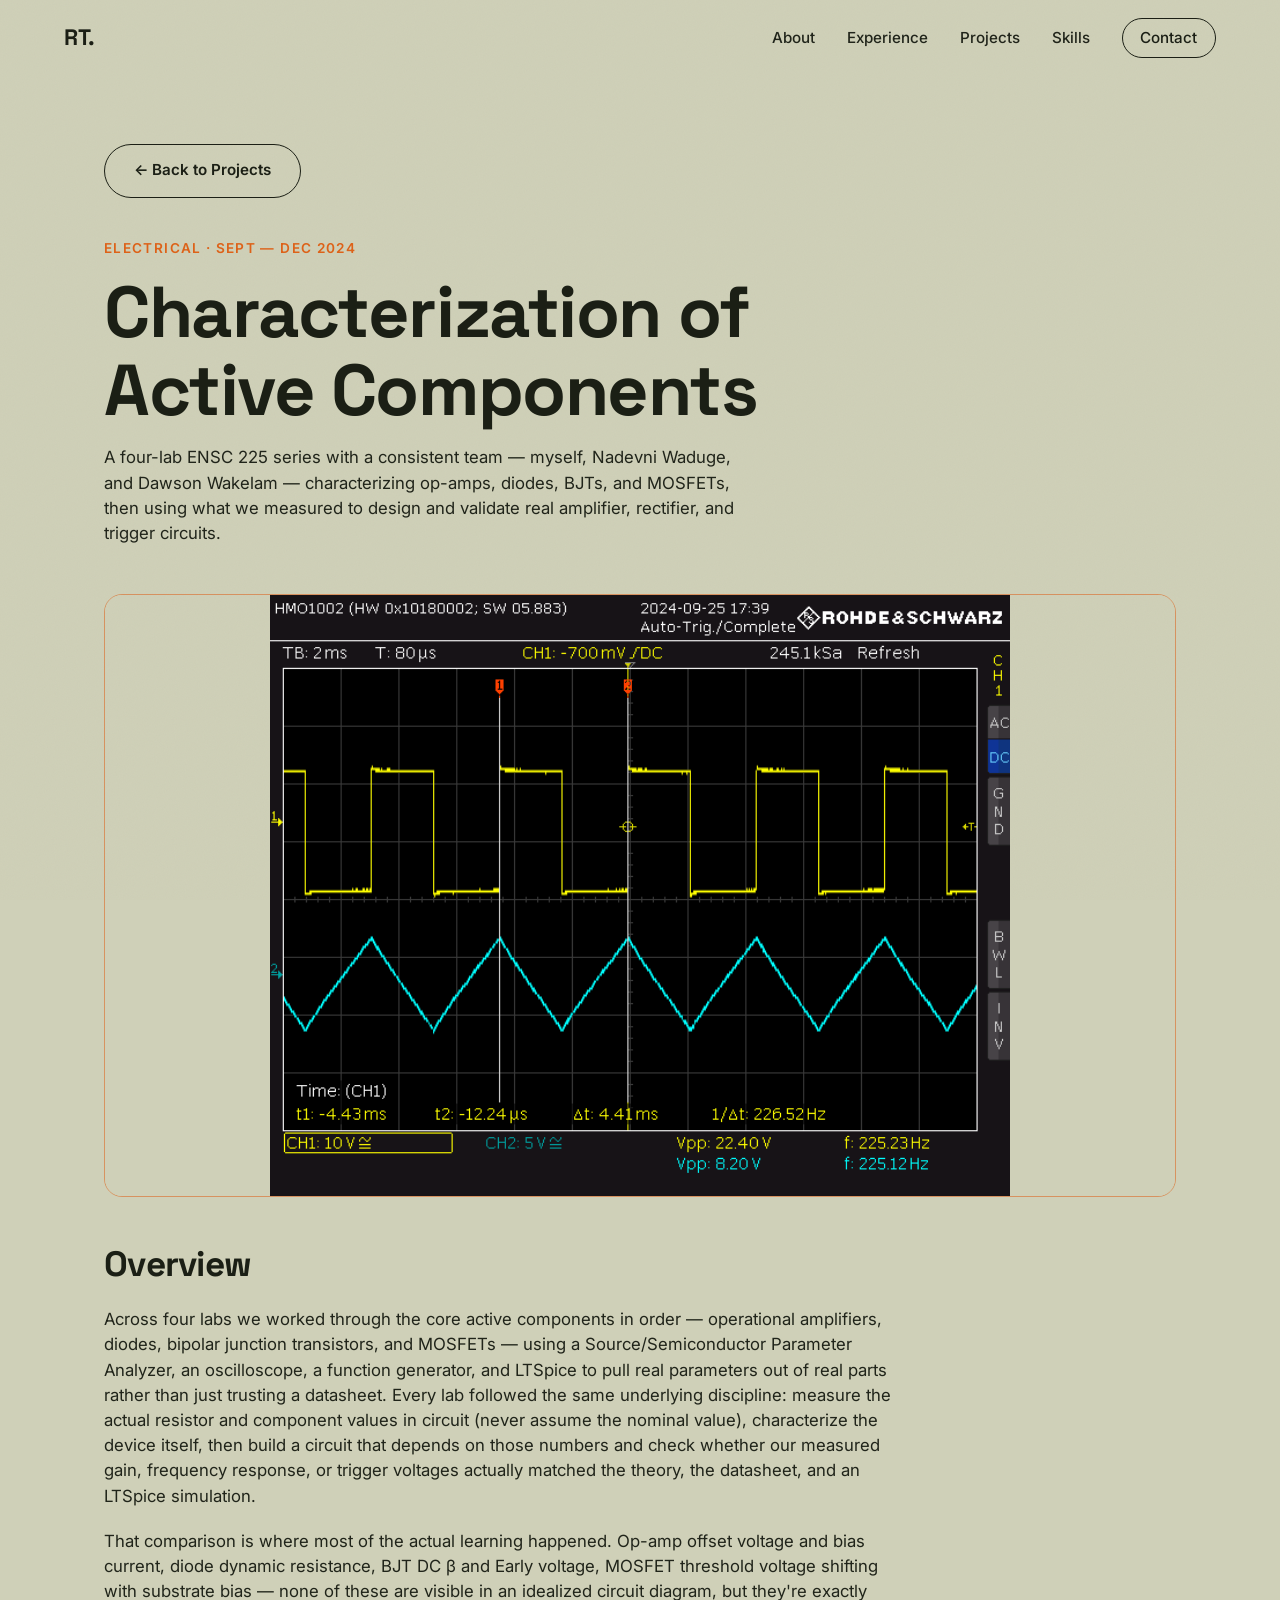
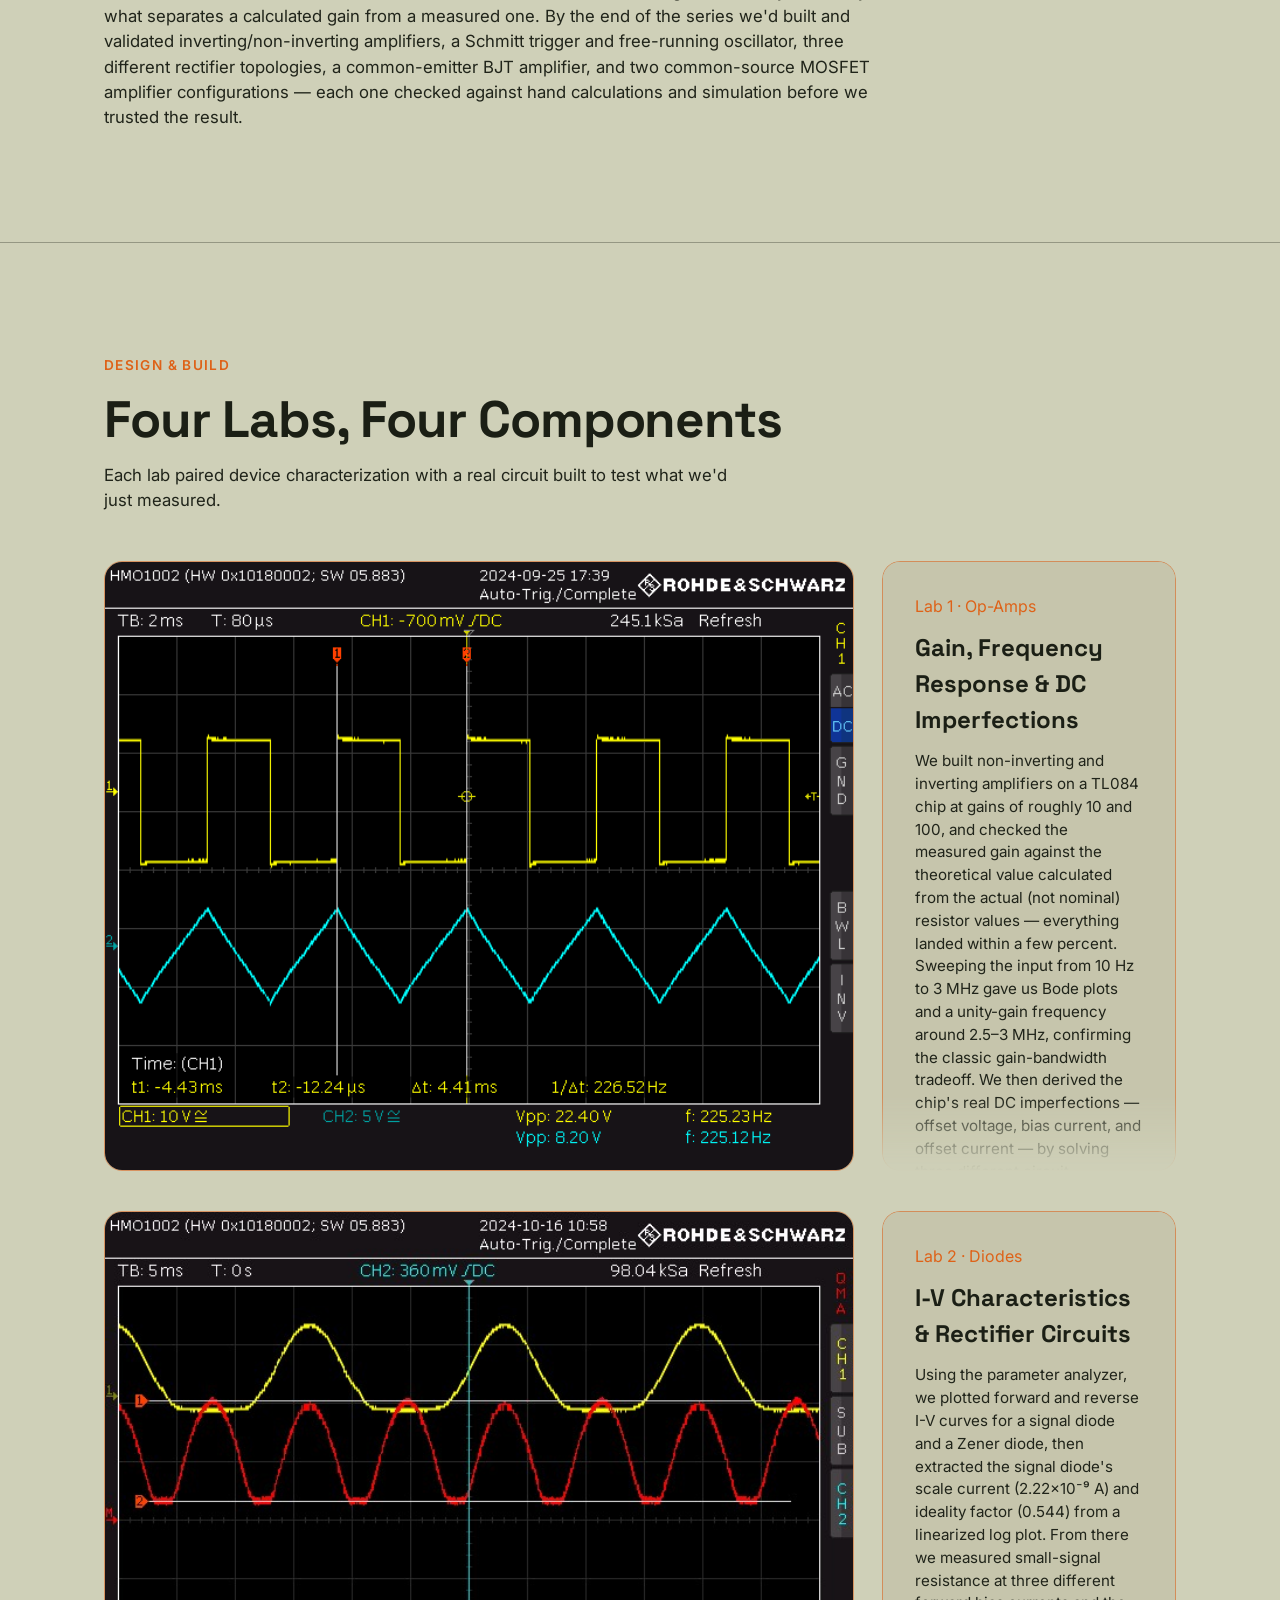
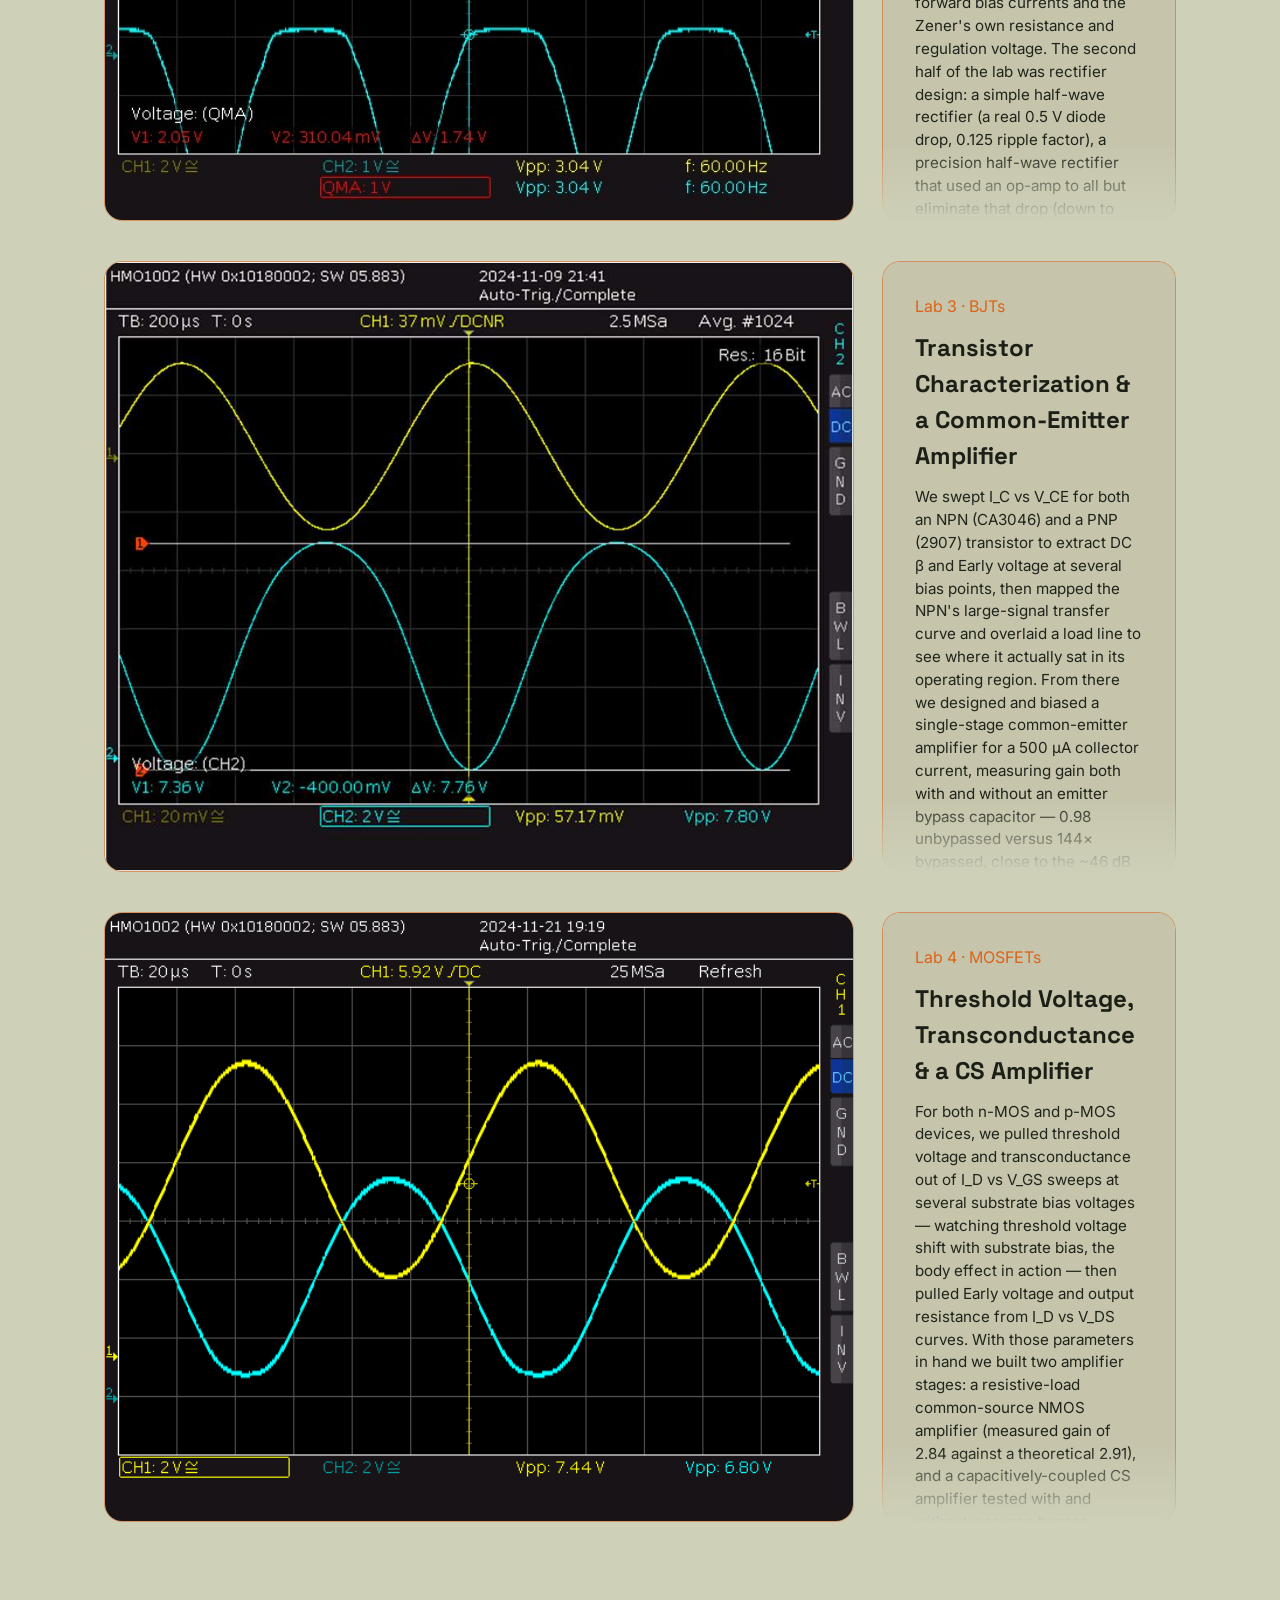
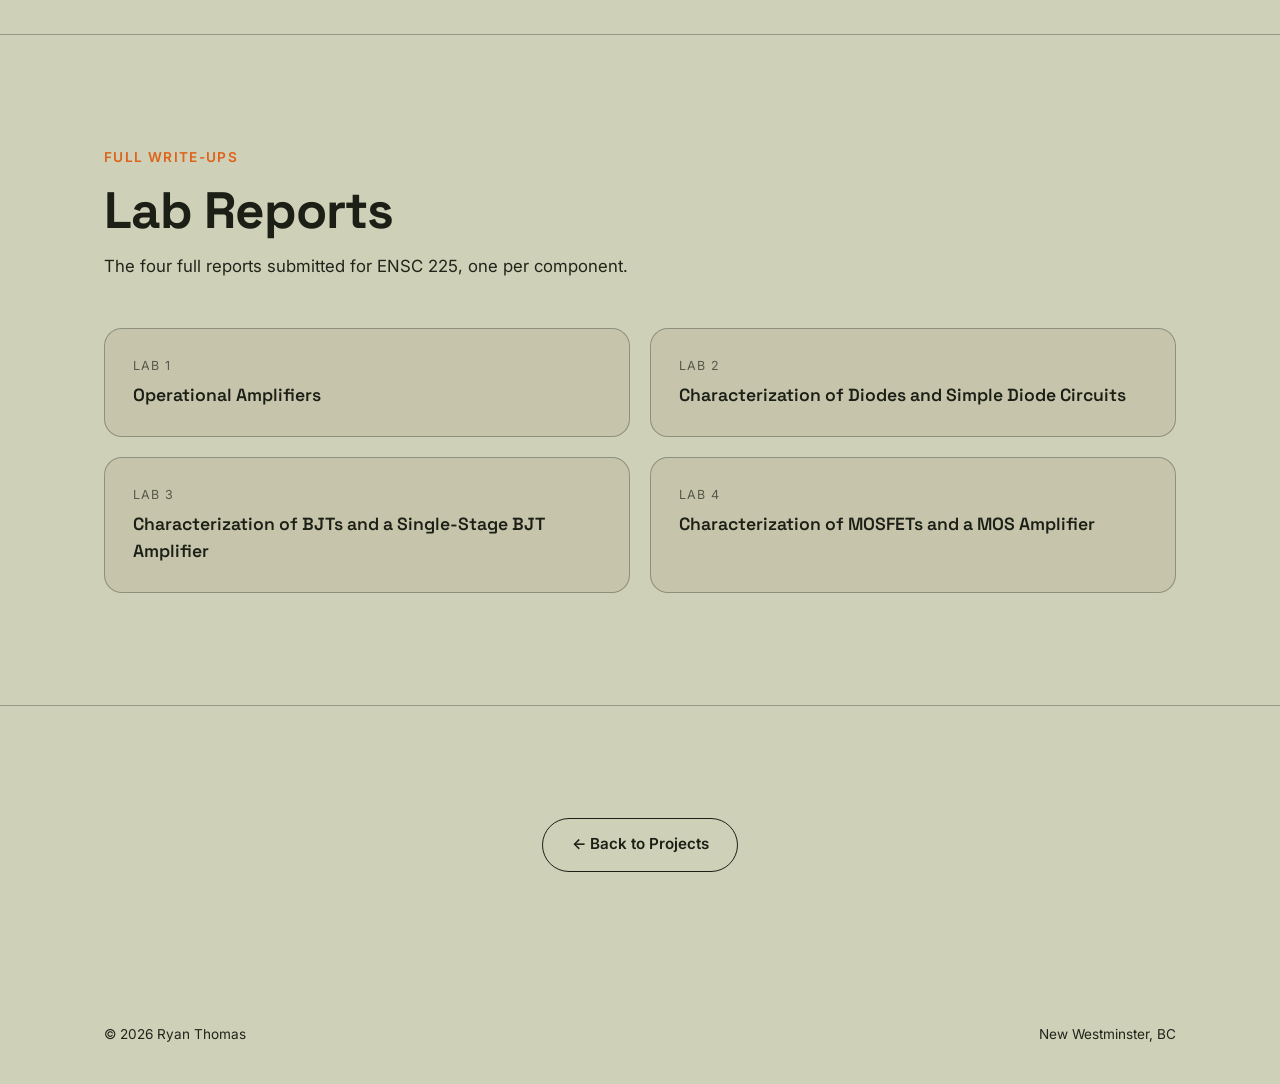
<file: active-components.html>
<!DOCTYPE html>
<html lang="en">
<head>
<meta charset="UTF-8" />
<meta name="viewport" content="width=device-width, initial-scale=1.0" />
<title>Characterization of Active Components — Ryan Thomas</title>
<meta name="description" content="A four-lab ENSC 225 series characterizing op-amps, diodes, BJTs, and MOSFETs — extracting real device parameters and building amplifier, rectifier, and trigger circuits to match theory, datasheet, and simulation." />

<link rel="preconnect" href="https://fonts.googleapis.com">
<link rel="preconnect" href="https://fonts.gstatic.com" crossorigin>
<link href="https://fonts.googleapis.com/css2?family=Space+Grotesk:wght@400;500;600;700&family=Inter:wght@400;500;600&display=swap" rel="stylesheet">

<link rel="stylesheet" href="css/style.css?v=30" />
</head>
<body>

<div class="grain"></div>

<header class="site-header" id="site-header">
  <div class="header-inner">
    <a href="index.html" class="logo">RT.</a>
    <nav class="main-nav" id="main-nav">
      <a href="index.html#about">About</a>
      <a href="index.html#experience">Experience</a>
      <a href="index.html#projects">Projects</a>
      <a href="index.html#skills">Skills</a>
      <a href="index.html#contact" class="nav-cta">Contact</a>
    </nav>
    <button class="menu-toggle" id="menu-toggle" aria-label="Toggle menu">
      <span></span><span></span><span></span>
    </button>
  </div>
</header>

<main>
  <section class="section project-page-header">
    <div class="section-inner">
      <a href="index.html#projects" class="btn btn-outline back-link">← Back to Projects</a>

      <p class="section-label reveal">Electrical · Sept — Dec 2024</p>
      <h1 class="section-title big reveal">Characterization of Active Components</h1>
      <p class="section-intro reveal">
        A four-lab ENSC 225 series with a consistent team — myself, Nadevni Waduge, and
        Dawson Wakelam — characterizing op-amps, diodes, BJTs, and MOSFETs, then using what we
        measured to design and validate real amplifier, rectifier, and trigger circuits.
      </p>

      <div class="project-hero-media contain reveal">
        <img src="assets/images/active-components/active-oscillator.png" alt="Oscilloscope capture of a free-running oscillator, showing a square wave and triangle wave output" loading="lazy" />
      </div>

      <h2 class="section-title small reveal">Overview</h2>
      <p class="prose reveal">
        Across four labs we worked through the core active components in order — operational
        amplifiers, diodes, bipolar junction transistors, and MOSFETs — using a Source/Semiconductor
        Parameter Analyzer, an oscilloscope, a function generator, and LTSpice to pull real
        parameters out of real parts rather than just trusting a datasheet. Every lab followed
        the same underlying discipline: measure the actual resistor and component values in
        circuit (never assume the nominal value), characterize the device itself, then build a
        circuit that depends on those numbers and check whether our measured gain, frequency
        response, or trigger voltages actually matched the theory, the datasheet, and an LTSpice
        simulation.
      </p>
      <p class="prose reveal">
        That comparison is where most of the actual learning happened. Op-amp offset voltage and
        bias current, diode dynamic resistance, BJT DC β and Early voltage, MOSFET threshold
        voltage shifting with substrate bias — none of these are visible in an idealized circuit
        diagram, but they're exactly what separates a calculated gain from a measured one. By the
        end of the series we'd built and validated inverting/non-inverting amplifiers, a Schmitt
        trigger and free-running oscillator, three different rectifier topologies, a
        common-emitter BJT amplifier, and two common-source MOSFET amplifier configurations —
        each one checked against hand calculations and simulation before we trusted the result.
      </p>
    </div>
  </section>

  <!-- SYSTEM MODULES -->
  <section class="section">
    <div class="section-inner">
      <p class="section-label reveal">Design &amp; Build</p>
      <h2 class="section-title reveal">Four Labs, Four Components</h2>
      <p class="section-intro reveal">Each lab paired device characterization with a real circuit built to test what we'd just measured.</p>

      <div class="module-list">

        <div class="module-row reveal">
          <img class="module-image" src="assets/images/active-components/active-oscillator.png" alt="Oscilloscope capture of the free-running oscillator's square wave and triangle wave output at nodes A and B" loading="lazy" />
          <div class="module-text">
            <span class="project-tag">Lab 1 · Op-Amps</span>
            <h3>Gain, Frequency Response &amp; DC Imperfections</h3>
            <p>We built non-inverting and inverting amplifiers on a TL084 chip at gains of roughly 10 and 100, and checked the measured gain against the theoretical value calculated from the actual (not nominal) resistor values — everything landed within a few percent. Sweeping the input from 10 Hz to 3 MHz gave us Bode plots and a unity-gain frequency around 2.5–3 MHz, confirming the classic gain-bandwidth tradeoff. We then derived the chip's real DC imperfections — offset voltage, bias current, and offset current — by solving three different circuit configurations with KCL/KVL in MATLAB, landing within the TL084 datasheet's specified range. The lab closed with a Schmitt trigger and a free-running oscillator, comparing calculated, measured, and LT-Spice toggle voltages and confirming the oscillator's ~290 Hz output against its RC-derived theoretical frequency.</p>
          </div>
        </div>

        <div class="module-row reveal">
          <img class="module-image" src="assets/images/active-components/active-bridge-rectifier.jpeg" alt="Oscilloscope capture of the unfiltered bridge rectifier output, showing the full-wave rectified waveform" loading="lazy" />
          <div class="module-text">
            <span class="project-tag">Lab 2 · Diodes</span>
            <h3>I-V Characteristics &amp; Rectifier Circuits</h3>
            <p>Using the parameter analyzer, we plotted forward and reverse I-V curves for a signal diode and a Zener diode, then extracted the signal diode's scale current (2.22×10⁻⁹ A) and ideality factor (0.544) from a linearized log plot. From there we measured small-signal resistance at three different forward bias currents and the Zener's own resistance and regulation voltage. The second half of the lab was rectifier design: a simple half-wave rectifier (a real 0.5 V diode drop, 0.125 ripple factor), a precision half-wave rectifier that used an op-amp to all but eliminate that drop (down to 0.04 V, with a 0.103 ripple factor), and a four-diode bridge rectifier with a filter capacitor that brought ripple down to roughly 0.7 V peak-to-peak.</p>
          </div>
        </div>

        <div class="module-row reveal">
          <img class="module-image" src="assets/images/active-components/active-bjt-amplifier.jpeg" alt="Oscilloscope capture of the common-emitter amplifier's input and output with the emitter bypass capacitor connected" loading="lazy" />
          <div class="module-text">
            <span class="project-tag">Lab 3 · BJTs</span>
            <h3>Transistor Characterization &amp; a Common-Emitter Amplifier</h3>
            <p>We swept I_C vs V_CE for both an NPN (CA3046) and a PNP (2907) transistor to extract DC β and Early voltage at several bias points, then mapped the NPN's large-signal transfer curve and overlaid a load line to see where it actually sat in its operating region. From there we designed and biased a single-stage common-emitter amplifier for a 500 µA collector current, measuring gain both with and without an emitter bypass capacitor — 0.98 unbypassed versus 144× bypassed, close to the ~46 dB theoretical bypassed gain — and compared its measured frequency response against an LT-Spice simulation of the same circuit.</p>
          </div>
        </div>

        <div class="module-row reveal">
          <img class="module-image" src="assets/images/active-components/active-mosfet-distortion.png" alt="Oscilloscope capture of the CS amplifier's output beginning to distort at higher input amplitude" loading="lazy" />
          <div class="module-text">
            <span class="project-tag">Lab 4 · MOSFETs</span>
            <h3>Threshold Voltage, Transconductance &amp; a CS Amplifier</h3>
            <p>For both n-MOS and p-MOS devices, we pulled threshold voltage and transconductance out of I_D vs V_GS sweeps at several substrate bias voltages — watching threshold voltage shift with substrate bias, the body effect in action — then pulled Early voltage and output resistance from I_D vs V_DS curves. With those parameters in hand we built two amplifier stages: a resistive-load common-source NMOS amplifier (measured gain of 2.84 against a theoretical 2.91), and a capacitively-coupled CS amplifier tested with and without a source bypass capacitor, mapping the resulting bandpass response — roughly 100 Hz to 100 kHz — and the real swing in gain and impedance the bypass capacitor produced.</p>
          </div>
        </div>

      </div>
    </div>
  </section>

  <!-- LAB REPORTS -->
  <section class="section">
    <div class="section-inner">
      <p class="section-label reveal">Full Write-Ups</p>
      <h2 class="section-title reveal">Lab Reports</h2>
      <p class="section-intro reveal">The four full reports submitted for ENSC 225, one per component.</p>

      <div class="contact-links reveal">
        <a href="assets/documents/ENSC225-Lab1-Op-Amps.pdf" class="contact-link" download>
          <span class="contact-label">Lab 1</span>
          <span class="contact-value">Operational Amplifiers</span>
        </a>
        <a href="assets/documents/ENSC225-Lab2-Diodes.pdf" class="contact-link" download>
          <span class="contact-label">Lab 2</span>
          <span class="contact-value">Characterization of Diodes and Simple Diode Circuits</span>
        </a>
        <a href="assets/documents/ENSC225-Lab3-BJTs.pdf" class="contact-link" download>
          <span class="contact-label">Lab 3</span>
          <span class="contact-value">Characterization of BJTs and a Single-Stage BJT Amplifier</span>
        </a>
        <a href="assets/documents/ENSC225-Lab4-MOSFETs.pdf" class="contact-link" download>
          <span class="contact-label">Lab 4</span>
          <span class="contact-value">Characterization of MOSFETs and a MOS Amplifier</span>
        </a>
      </div>
    </div>
  </section>

  <!-- BACK -->
  <section class="section back-nav">
    <div class="section-inner">
      <a href="index.html#projects" class="btn btn-outline">← Back to Projects</a>
    </div>
  </section>
</main>

<footer class="site-footer">
  <div class="section-inner footer-inner">
    <span>© <span id="year"></span> Ryan Thomas</span>
    <span>New Westminster, BC</span>
  </div>
</footer>

<script src="js/main.js?v=30"></script>
</body>
</html>
</file>
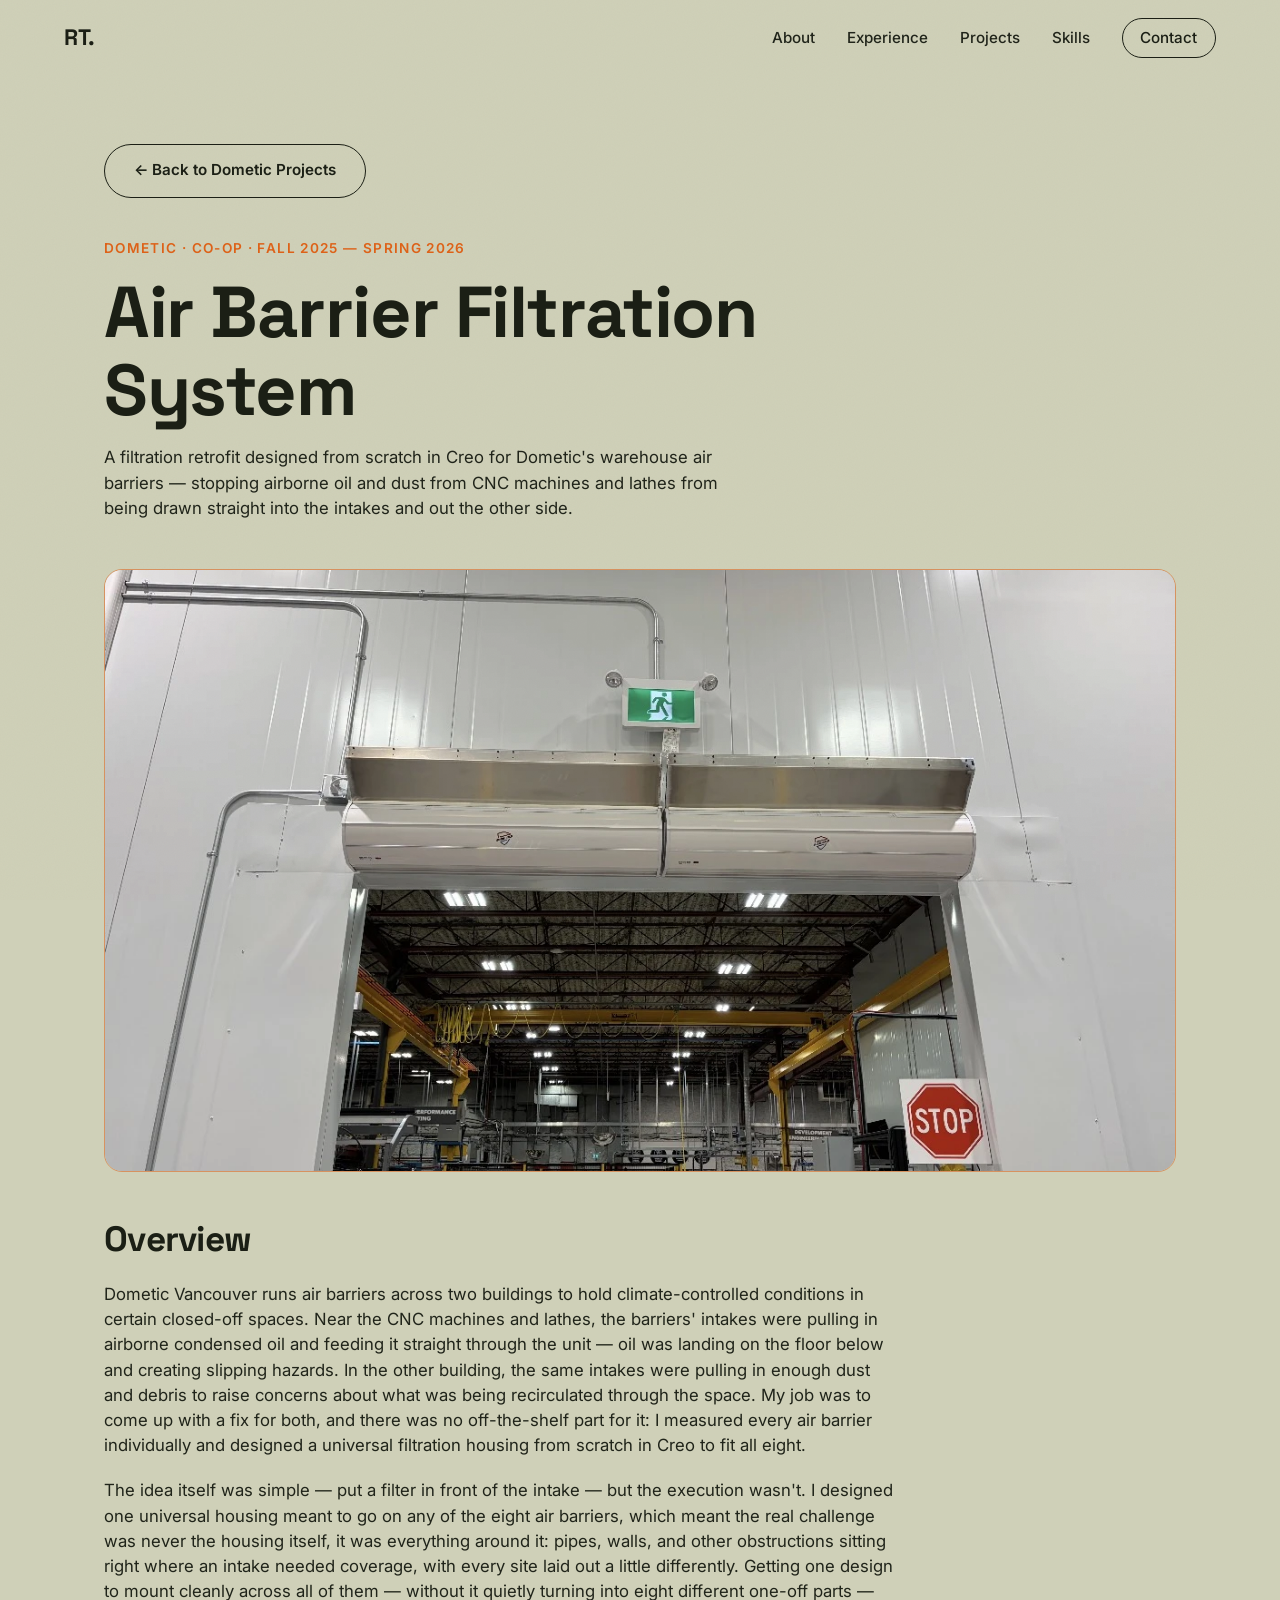
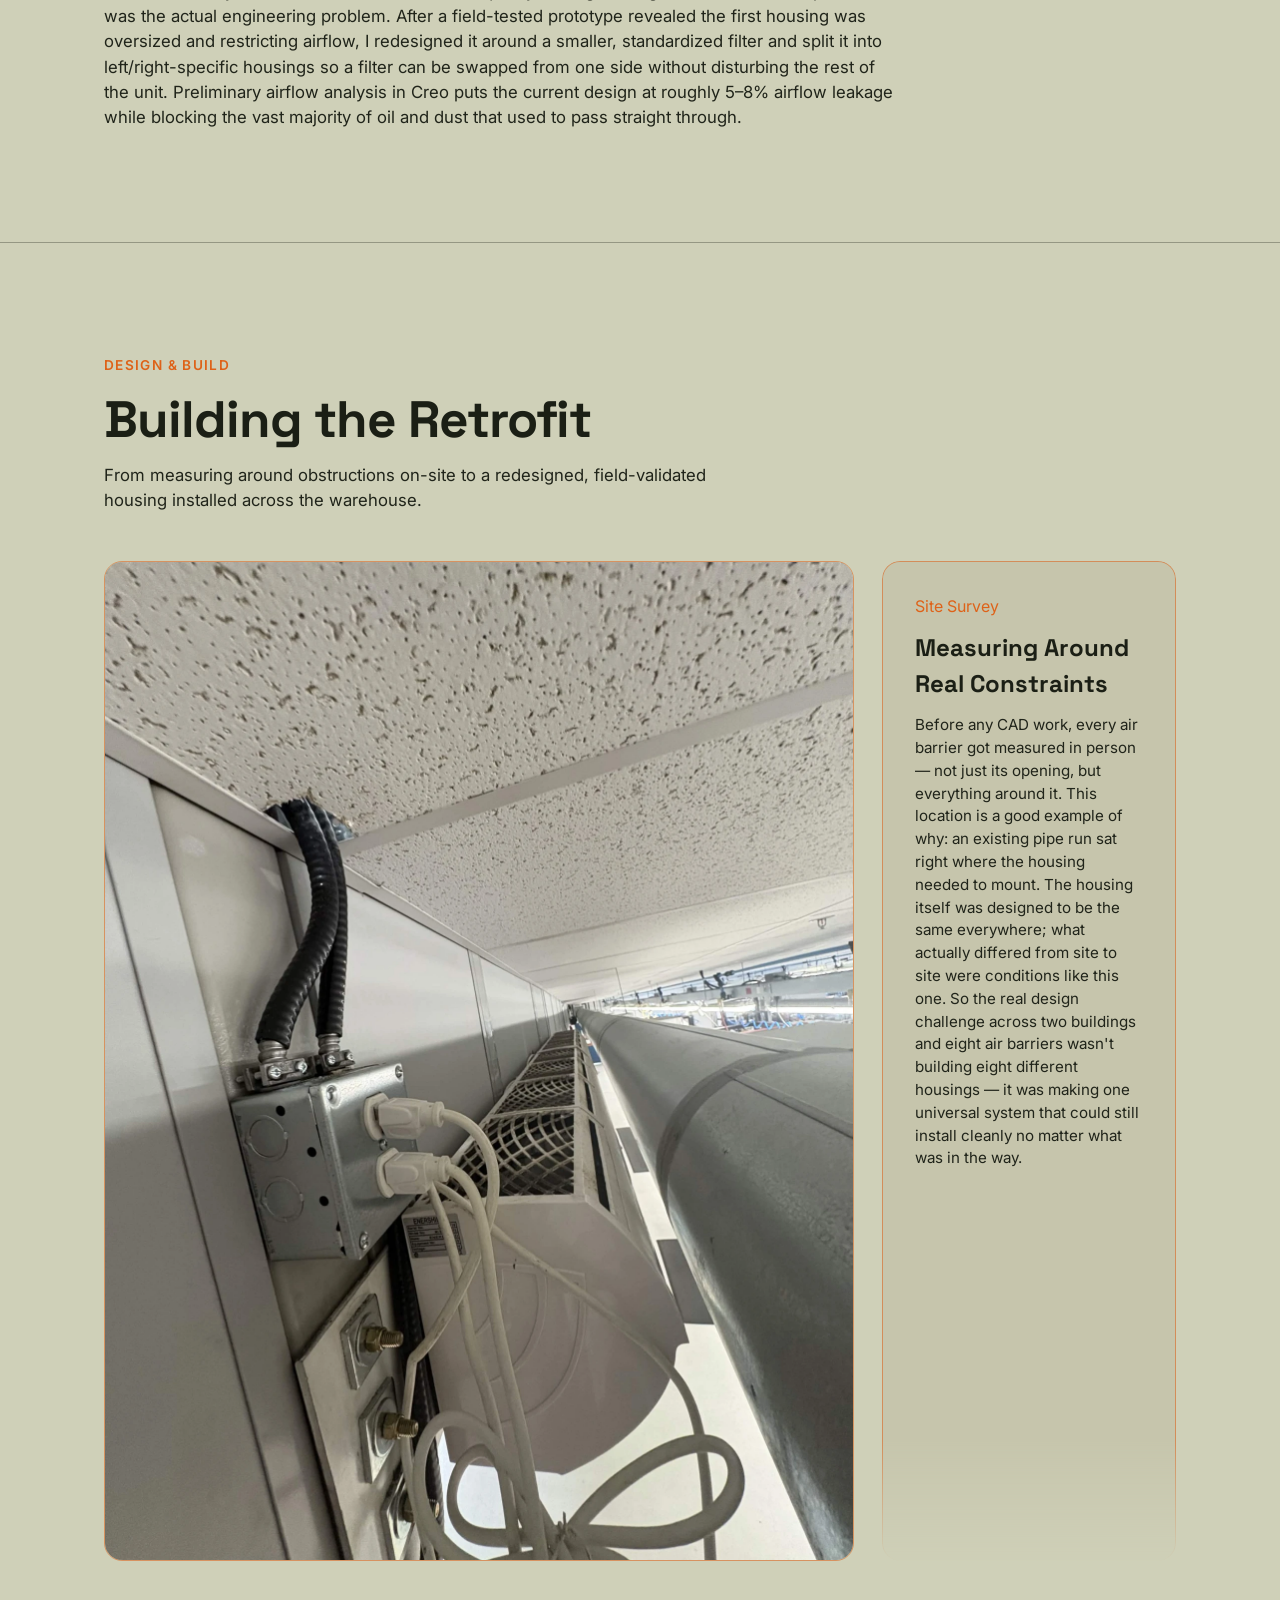
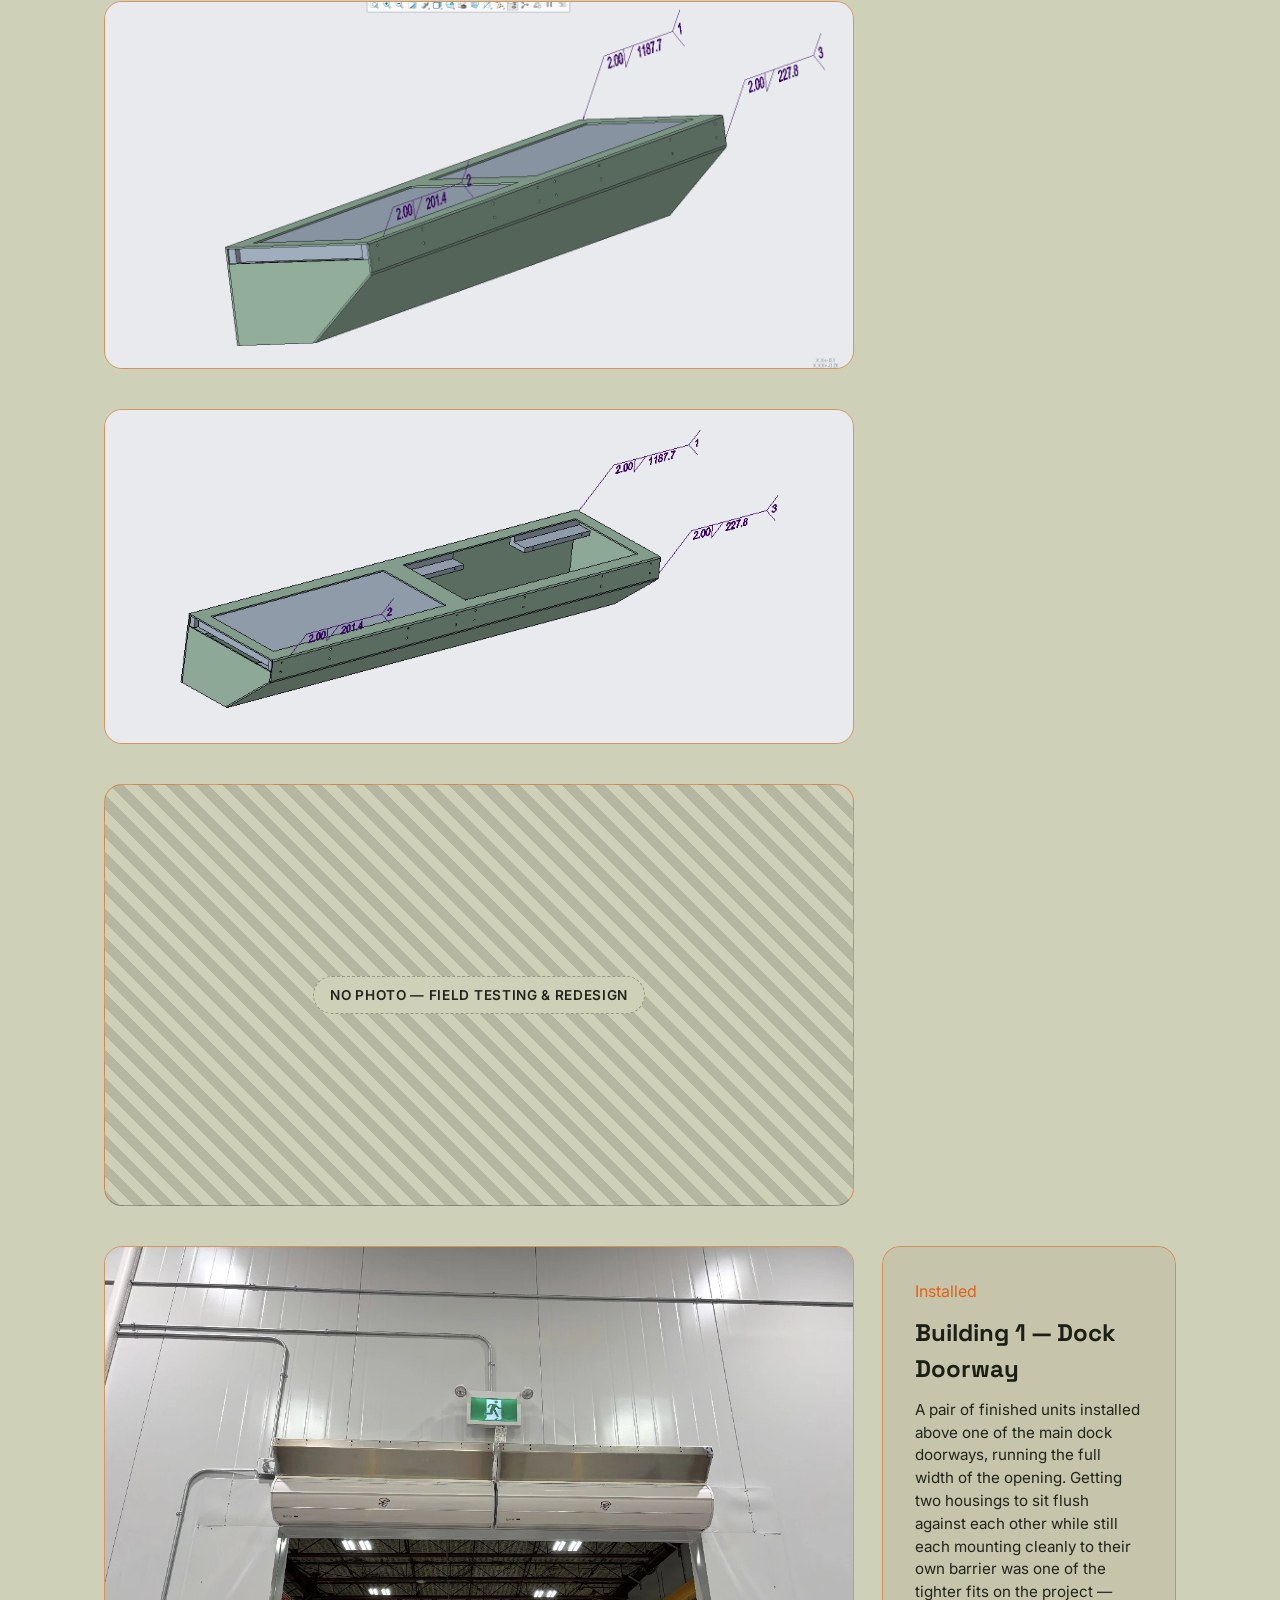
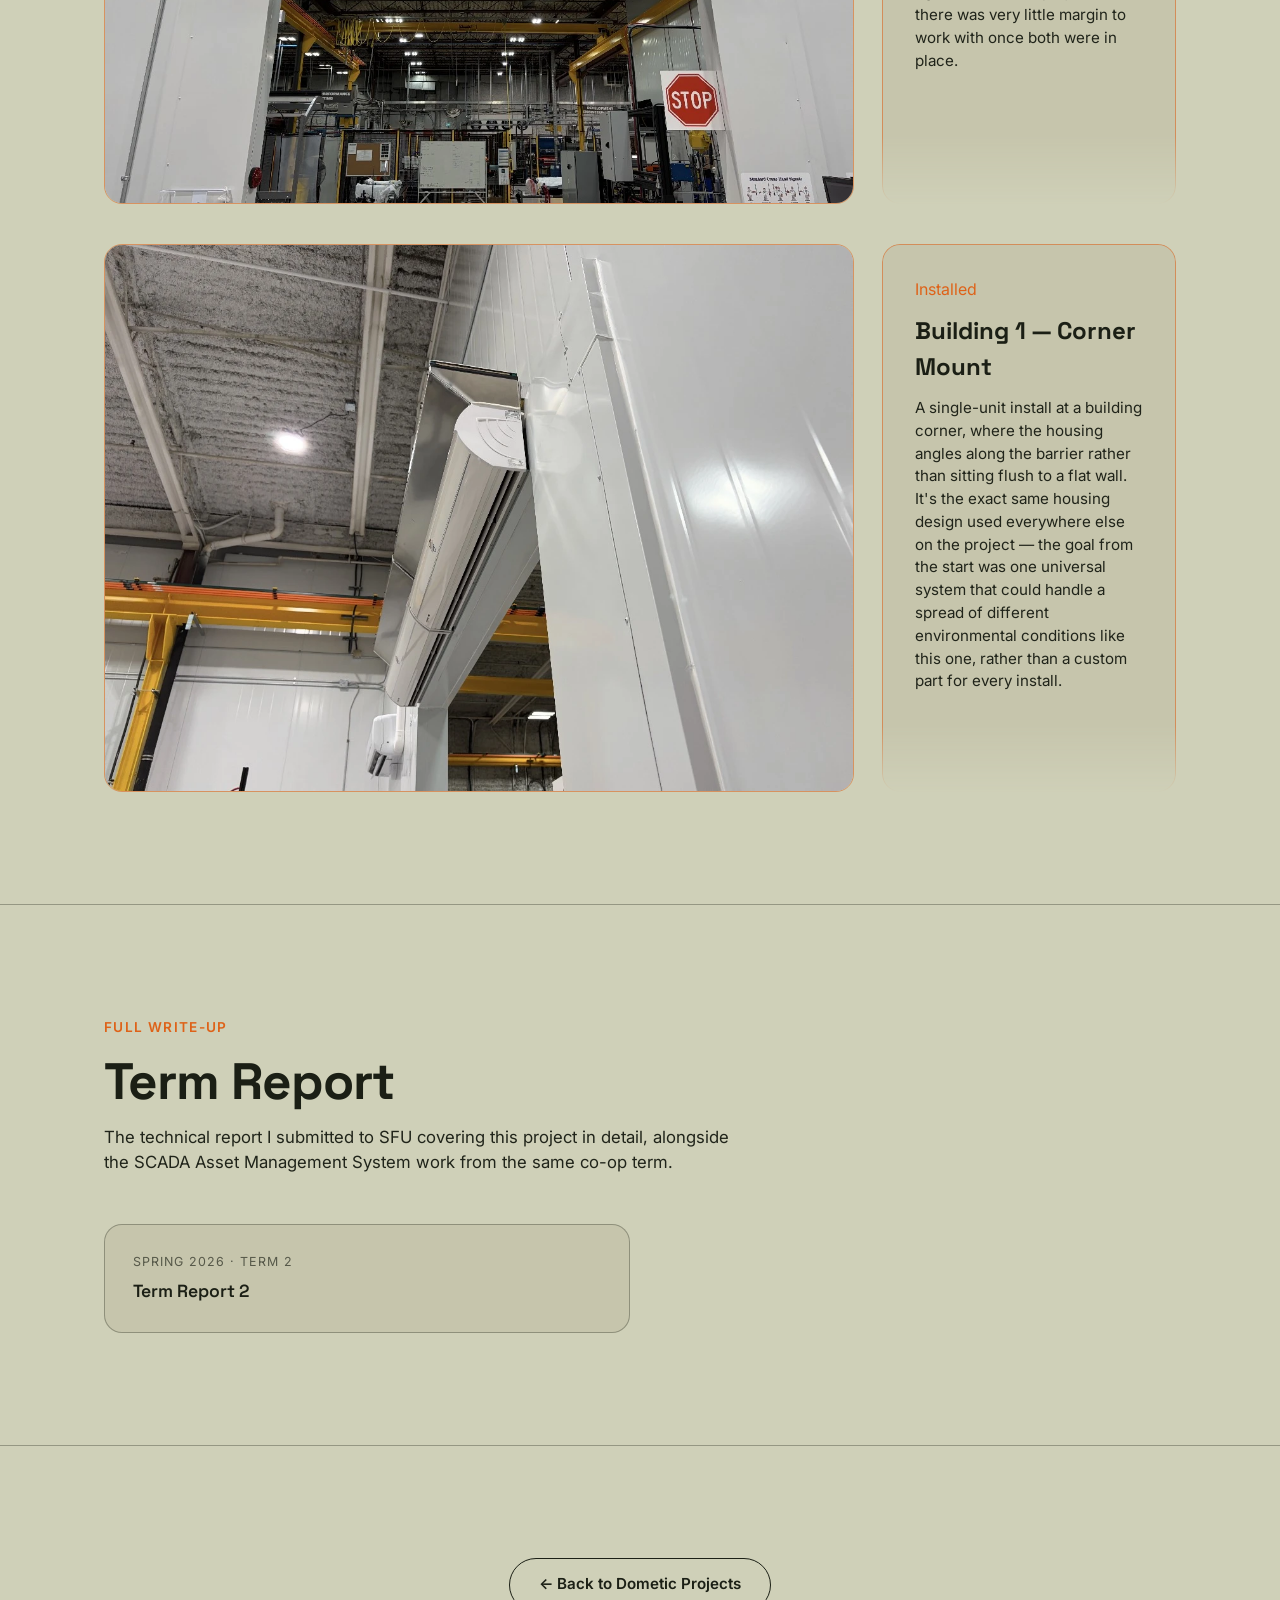
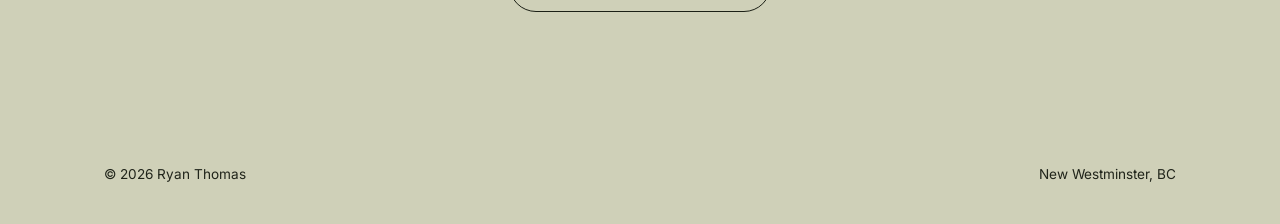
<file: air-filtration.html>
<!DOCTYPE html>
<html lang="en">
<head>
<meta charset="UTF-8" />
<meta name="viewport" content="width=device-width, initial-scale=1.0" />
<title>Air Barrier Filtration System — Ryan Thomas</title>
<meta name="description" content="A modular sheet-metal filtration retrofit designed in Creo for Dometic Vancouver's warehouse air barriers, eliminating oil and dust contamination through their intakes." />

<link rel="preconnect" href="https://fonts.googleapis.com">
<link rel="preconnect" href="https://fonts.gstatic.com" crossorigin>
<link href="https://fonts.googleapis.com/css2?family=Space+Grotesk:wght@400;500;600;700&family=Inter:wght@400;500;600&display=swap" rel="stylesheet">

<link rel="stylesheet" href="css/style.css?v=30" />
</head>
<body>

<div class="grain"></div>

<header class="site-header" id="site-header">
  <div class="header-inner">
    <a href="index.html" class="logo">RT.</a>
    <nav class="main-nav" id="main-nav">
      <a href="index.html#about">About</a>
      <a href="index.html#experience">Experience</a>
      <a href="index.html#projects">Projects</a>
      <a href="index.html#skills">Skills</a>
      <a href="index.html#contact" class="nav-cta">Contact</a>
    </nav>
    <button class="menu-toggle" id="menu-toggle" aria-label="Toggle menu">
      <span></span><span></span><span></span>
    </button>
  </div>
</header>

<main>
  <section class="section project-page-header">
    <div class="section-inner">
      <a href="dometic-projects.html" class="btn btn-outline back-link">← Back to Dometic Projects</a>

      <p class="section-label reveal">Dometic · Co-Op · Fall 2025 — Spring 2026</p>
      <h1 class="section-title big reveal">Air Barrier Filtration System</h1>
      <p class="section-intro reveal">
        A filtration retrofit designed from scratch in Creo for Dometic's warehouse air
        barriers — stopping airborne oil and dust from CNC machines and lathes from being
        drawn straight into the intakes and out the other side.
      </p>

      <div class="project-hero-media reveal">
        <img src="assets/images/air-filtration/af-installed-dock-door.webp" alt="A pair of finished air barrier filtration housings installed above a warehouse dock doorway at Dometic Vancouver" loading="lazy" />
      </div>

      <h2 class="section-title small reveal">Overview</h2>
      <p class="prose reveal">
        Dometic Vancouver runs air barriers across two buildings to hold climate-controlled
        conditions in certain closed-off spaces. Near the CNC machines and lathes, the barriers'
        intakes were pulling in airborne condensed oil and feeding it straight through the unit —
        oil was landing on the floor below and creating slipping hazards. In the other building,
        the same intakes were pulling in enough dust and debris to raise concerns about what was
        being recirculated through the space. My job was to come up with a fix for both, and there
        was no off-the-shelf part for it: I measured every air barrier individually and designed
        a universal filtration housing from scratch in Creo to fit all eight.
      </p>
      <p class="prose reveal">
        The idea itself was simple — put a filter in front of the intake — but the execution
        wasn't. I designed one universal housing meant to go on any of the eight air barriers,
        which meant the real challenge was never the housing itself, it was everything around
        it: pipes, walls, and other obstructions sitting right where an intake needed coverage,
        with every site laid out a little differently. Getting one design to mount cleanly
        across all of them — without it quietly turning into eight different one-off parts —
        was the actual engineering problem. After a field-tested prototype revealed the first
        housing was oversized and restricting airflow, I redesigned it around a smaller,
        standardized filter and split it into left/right-specific housings so a filter can be
        swapped from one side without disturbing the rest of the unit. Preliminary airflow
        analysis in Creo puts the current design at roughly 5–8% airflow leakage while blocking
        the vast majority of oil and dust that used to pass straight through.
      </p>
    </div>
  </section>

  <!-- SYSTEM MODULES -->
  <section class="section">
    <div class="section-inner">
      <p class="section-label reveal">Design &amp; Build</p>
      <h2 class="section-title reveal">Building the Retrofit</h2>
      <p class="section-intro reveal">From measuring around obstructions on-site to a redesigned, field-validated housing installed across the warehouse.</p>

      <div class="module-list">

        <div class="module-row reveal">
          <img class="module-image" src="assets/images/air-filtration/af-pipe-obstruction.webp" alt="Ceiling-level conduit and junction box routed around an existing pipe run at one of the air barrier intake locations" loading="lazy" />
          <div class="module-text">
            <span class="project-tag">Site Survey</span>
            <h3>Measuring Around Real Constraints</h3>
            <p>Before any CAD work, every air barrier got measured in person — not just its opening, but everything around it. This location is a good example of why: an existing pipe run sat right where the housing needed to mount. The housing itself was designed to be the same everywhere; what actually differed from site to site were conditions like this one. So the real design challenge across two buildings and eight air barriers wasn't building eight different housings — it was making one universal system that could still install cleanly no matter what was in the way.</p>
          </div>
        </div>

        <div class="module-row reveal">
          <img class="module-image" src="assets/images/air-filtration/af-creo-model-full.png" alt="Dimensioned Creo model of the sheet metal filtration housing, showing overall length, width, and flange callouts" loading="lazy" />
          <div class="module-text">
            <span class="project-tag">Design</span>
            <h3>Modular Housing in Creo</h3>
            <p>The housing is a sheet metal shroud that mounts directly over an air barrier's intake — this one built out to 1187.7 mm long with a 227.8 mm intake face. Rather than designing a one-off for every install, I built a single universal design and reused it across all eight: same mounting logic, same fastener pattern, same overall dimensions, so the units read as one system instead of eight unrelated fabrications — even though the eight sites around them were anything but identical.</p>
          </div>
        </div>

        <div class="module-row reveal">
          <img class="module-image" src="assets/images/air-filtration/af-creo-model-retention.png" alt="Close-up Creo model of the housing interior showing the filter retention lip and mounting slots" loading="lazy" />
          <div class="module-text">
            <span class="project-tag">Design</span>
            <h3>Filter Retention &amp; Fabrication</h3>
            <p>Inside the housing, a retention lip holds the filter media in place against airflow. The sheet metal shells were cut, bent, and welded by an outside metal shop, and I designed custom 3D-printed inserts in-house that screw into the housing to lock the filter in position — a part that would've been slow and expensive to get cut from metal, but was fast and cheap to iterate on as a print. Every dimension carried real tolerances, since a housing that was even a little off wouldn't seat cleanly against the barrier it was built for.</p>
          </div>
        </div>

        <div class="module-row reveal">
          <div class="module-image placeholder-media">
            <span>No photo — field testing &amp; redesign</span>
          </div>
          <div class="module-text">
            <span class="project-tag">Iteration</span>
            <h3>Prototype Testing &amp; Redesign</h3>
            <p>I installed and ran the first prototype in the field for several months. It worked — oil ingress dropped to almost nothing — but it also revealed the problem with a first design: the housing was sized around a filter that was noticeably bigger than it needed to be, roughly 10 in × 24 in against a standard-size 10 in × 23 in filter, which left extra width and hurt airflow. I redesigned the housing around a smaller, standardized 23 in × 10 in × 1 in MERV-8 pleated filter, shrank the shroud to match, and reworked the insertion mechanism into left- and right-specific housings so a filter can be pulled and replaced from one side without needing clearance on both.</p>
          </div>
        </div>

        <div class="module-row reveal">
          <img class="module-image" src="assets/images/air-filtration/af-installed-dock-door.webp" alt="Two completed air barrier filtration housings installed side by side above a warehouse dock doorway" loading="lazy" />
          <div class="module-text">
            <span class="project-tag">Installed</span>
            <h3>Building 1 — Dock Doorway</h3>
            <p>A pair of finished units installed above one of the main dock doorways, running the full width of the opening. Getting two housings to sit flush against each other while still each mounting cleanly to their own barrier was one of the tighter fits on the project — there was very little margin to work with once both were in place.</p>
          </div>
        </div>

        <div class="module-row reveal">
          <img class="module-image" src="assets/images/air-filtration/af-installed-corner.webp" alt="A single air barrier filtration housing installed at a building corner, angled along the intake" loading="lazy" />
          <div class="module-text">
            <span class="project-tag">Installed</span>
            <h3>Building 1 — Corner Mount</h3>
            <p>A single-unit install at a building corner, where the housing angles along the barrier rather than sitting flush to a flat wall. It's the exact same housing design used everywhere else on the project — the goal from the start was one universal system that could handle a spread of different environmental conditions like this one, rather than a custom part for every install.</p>
          </div>
        </div>

      </div>
    </div>
  </section>

  <!-- TERM REPORTS -->
  <section class="section">
    <div class="section-inner">
      <p class="section-label reveal">Full Write-Up</p>
      <h2 class="section-title reveal">Term Report</h2>
      <p class="section-intro reveal">The technical report I submitted to SFU covering this project in detail, alongside the SCADA Asset Management System work from the same co-op term.</p>

      <div class="contact-links reveal">
        <a href="assets/documents/AMS-SCADA-Term-Report-2.pdf" class="contact-link" download>
          <span class="contact-label">Spring 2026 · Term 2</span>
          <span class="contact-value">Term Report 2</span>
        </a>
      </div>
    </div>
  </section>

  <!-- BACK -->
  <section class="section back-nav">
    <div class="section-inner">
      <a href="dometic-projects.html" class="btn btn-outline">← Back to Dometic Projects</a>
    </div>
  </section>
</main>

<footer class="site-footer">
  <div class="section-inner footer-inner">
    <span>© <span id="year"></span> Ryan Thomas</span>
    <span>New Westminster, BC</span>
  </div>
</footer>

<script src="js/main.js?v=30"></script>
</body>
</html>
</file>
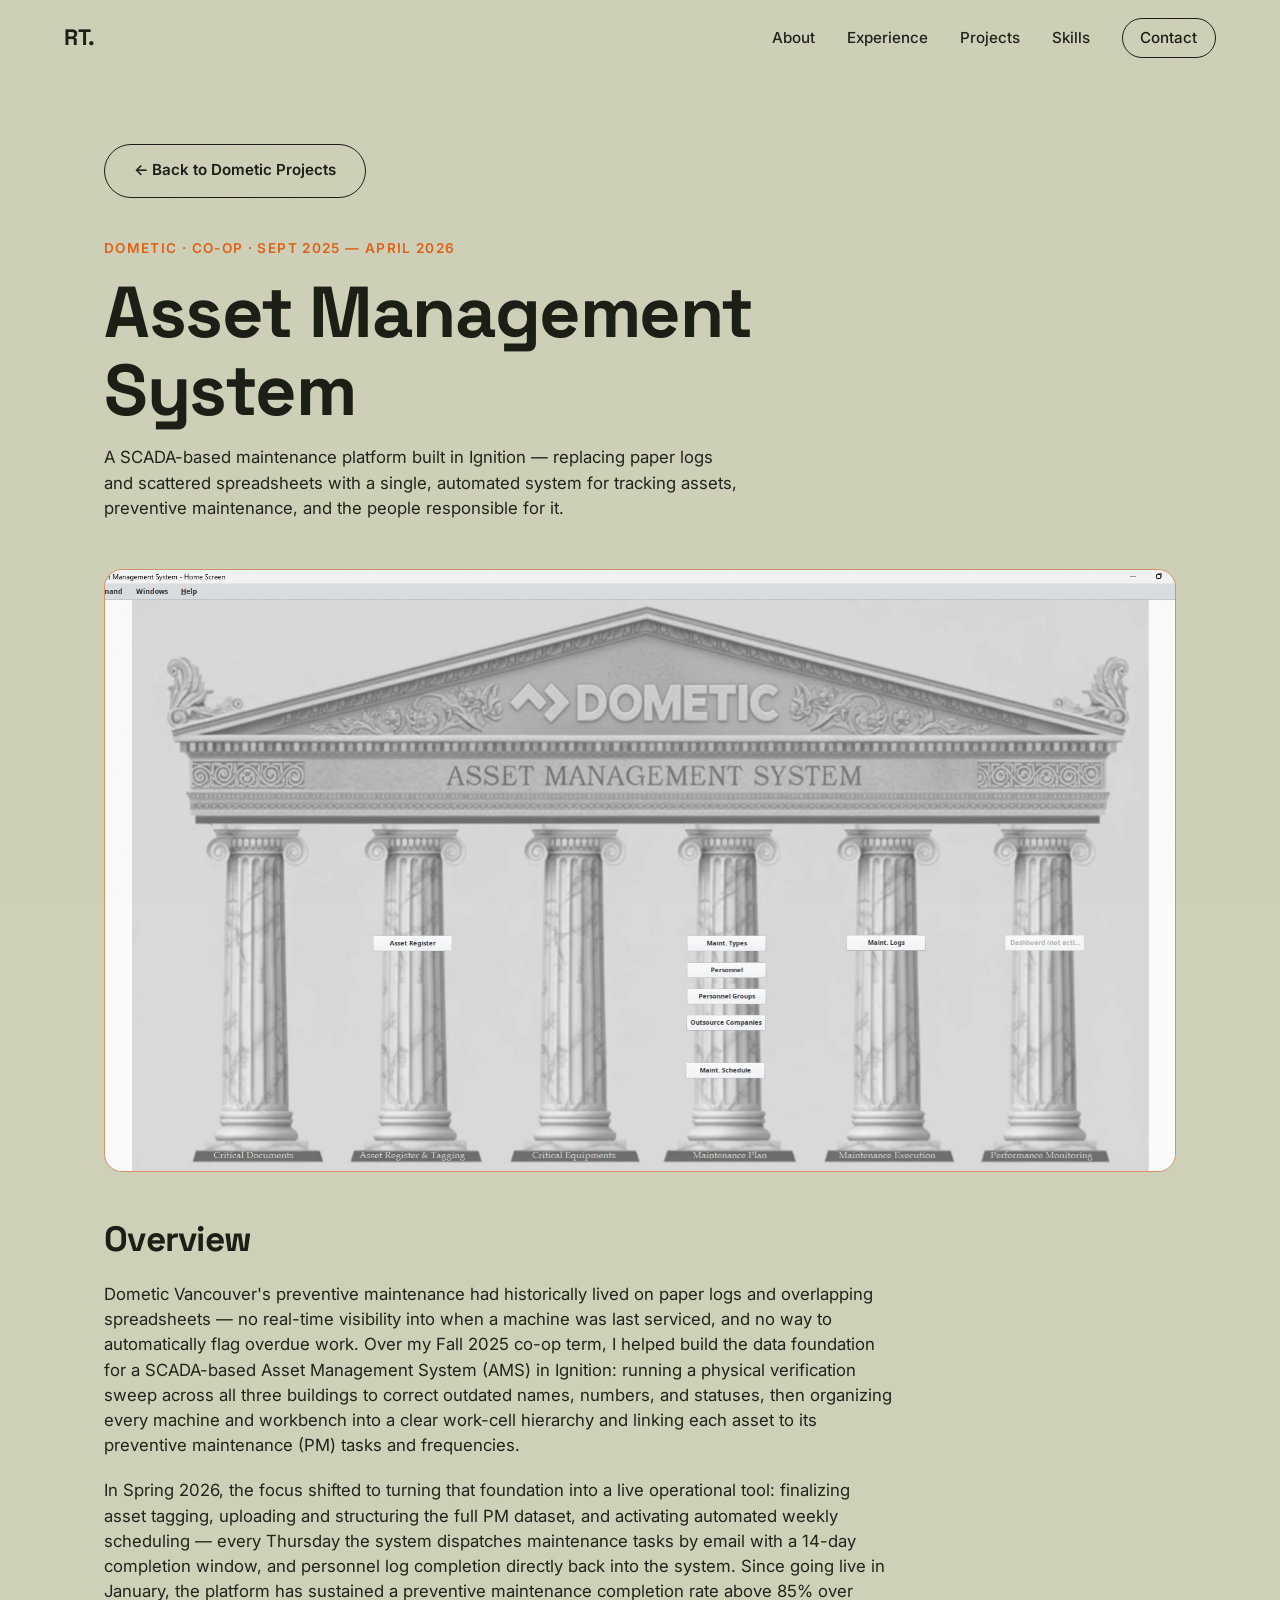
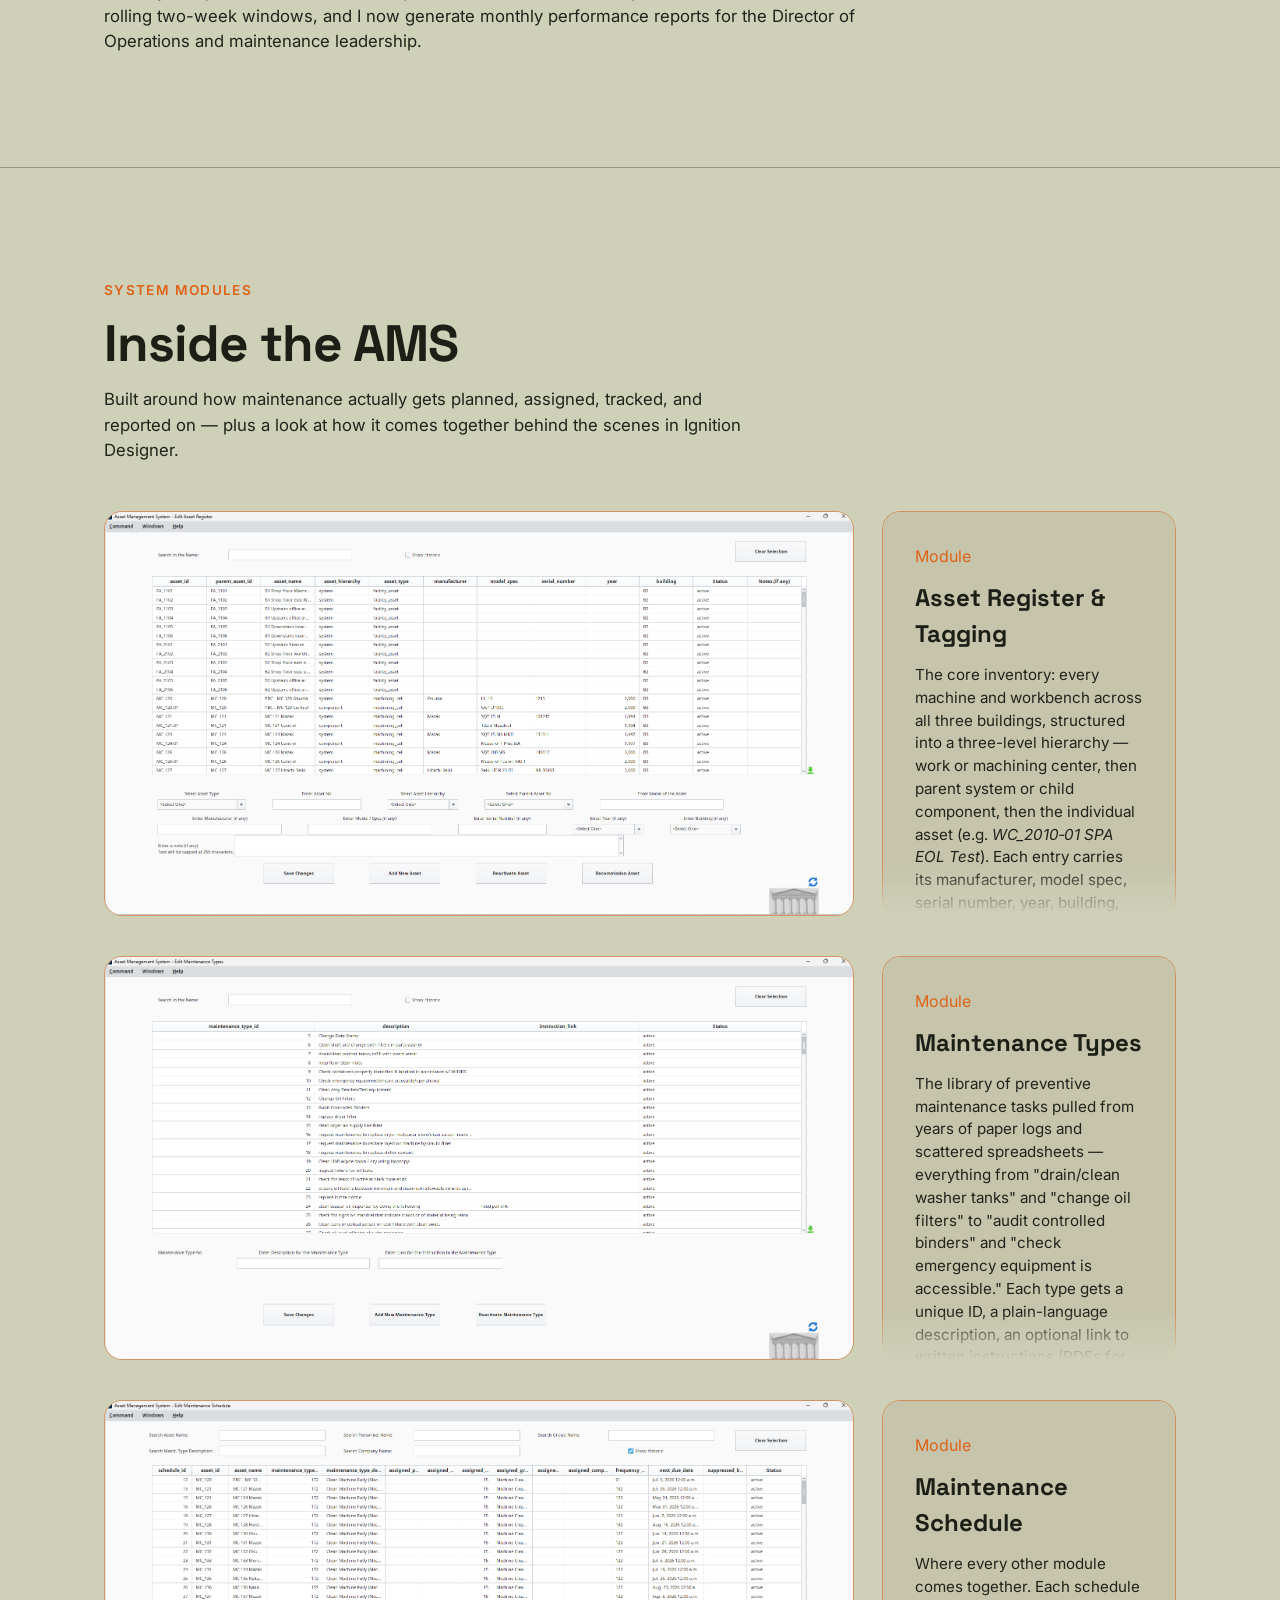
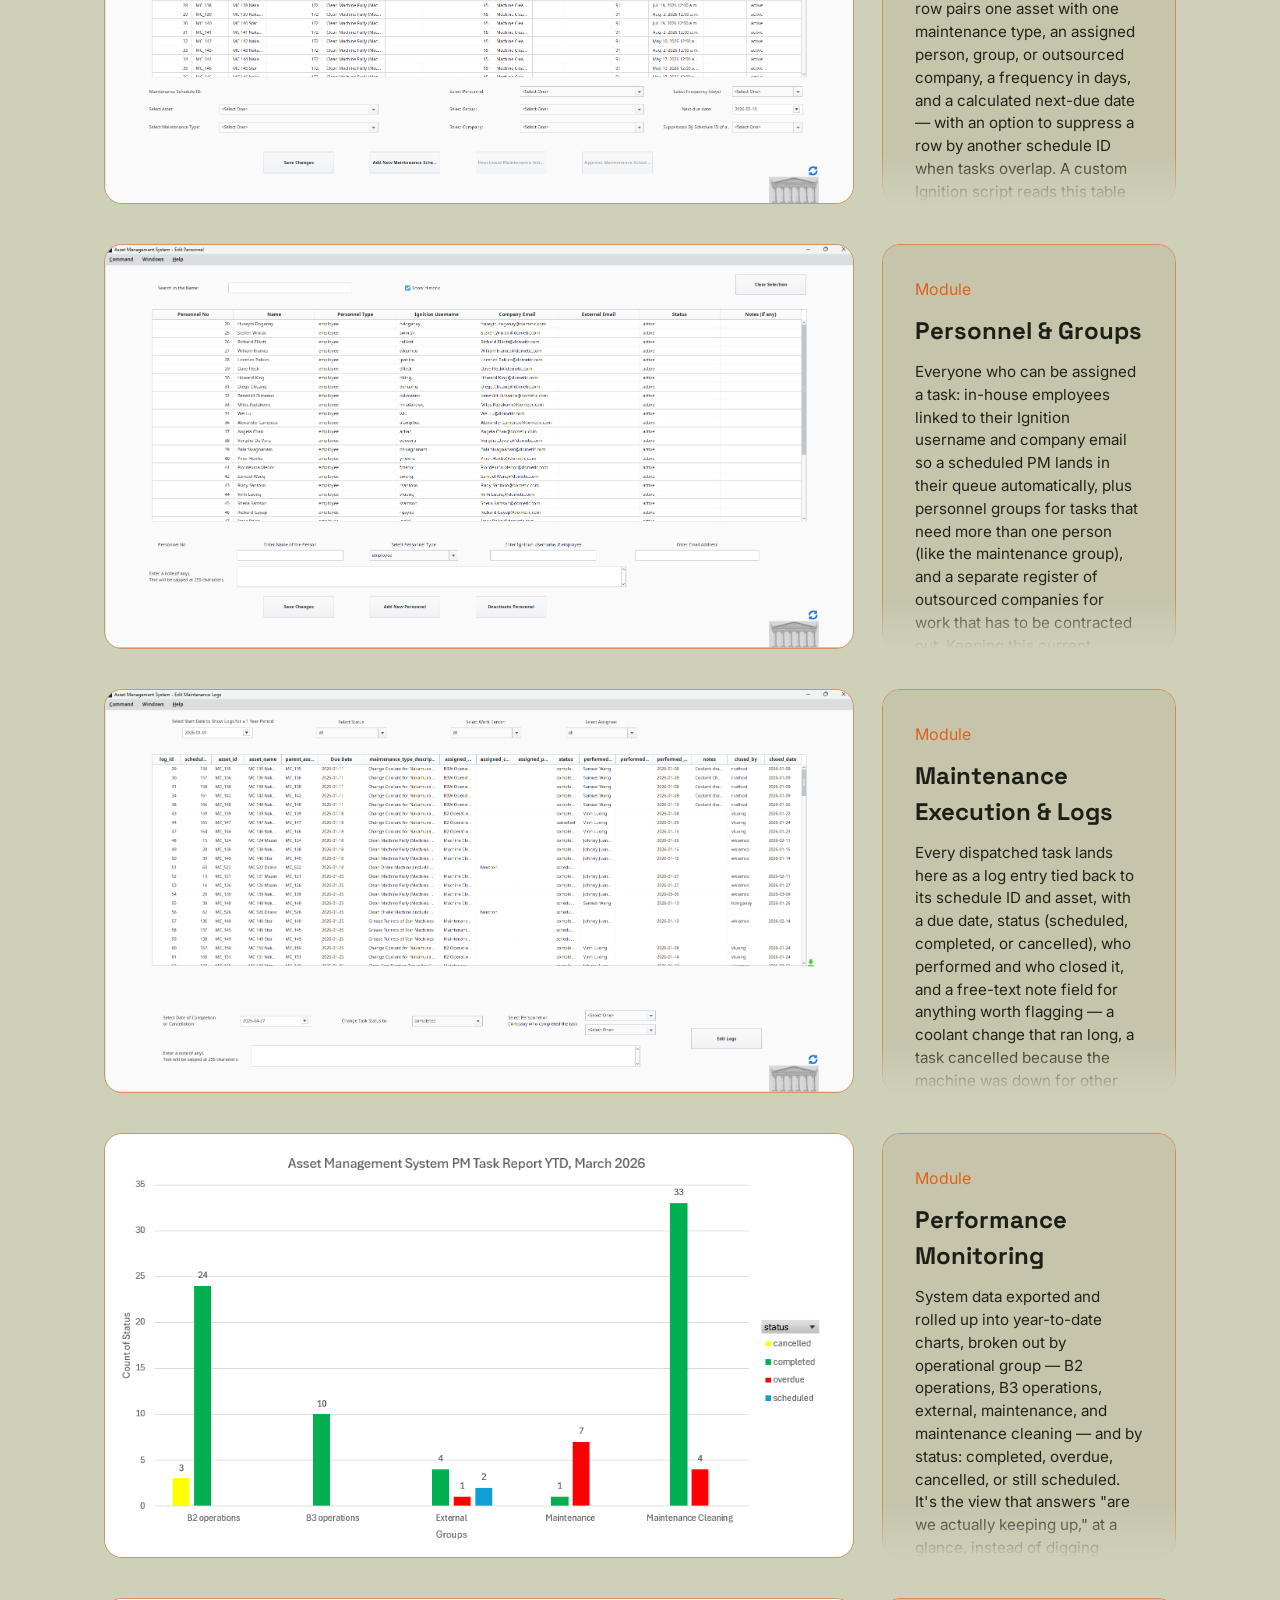
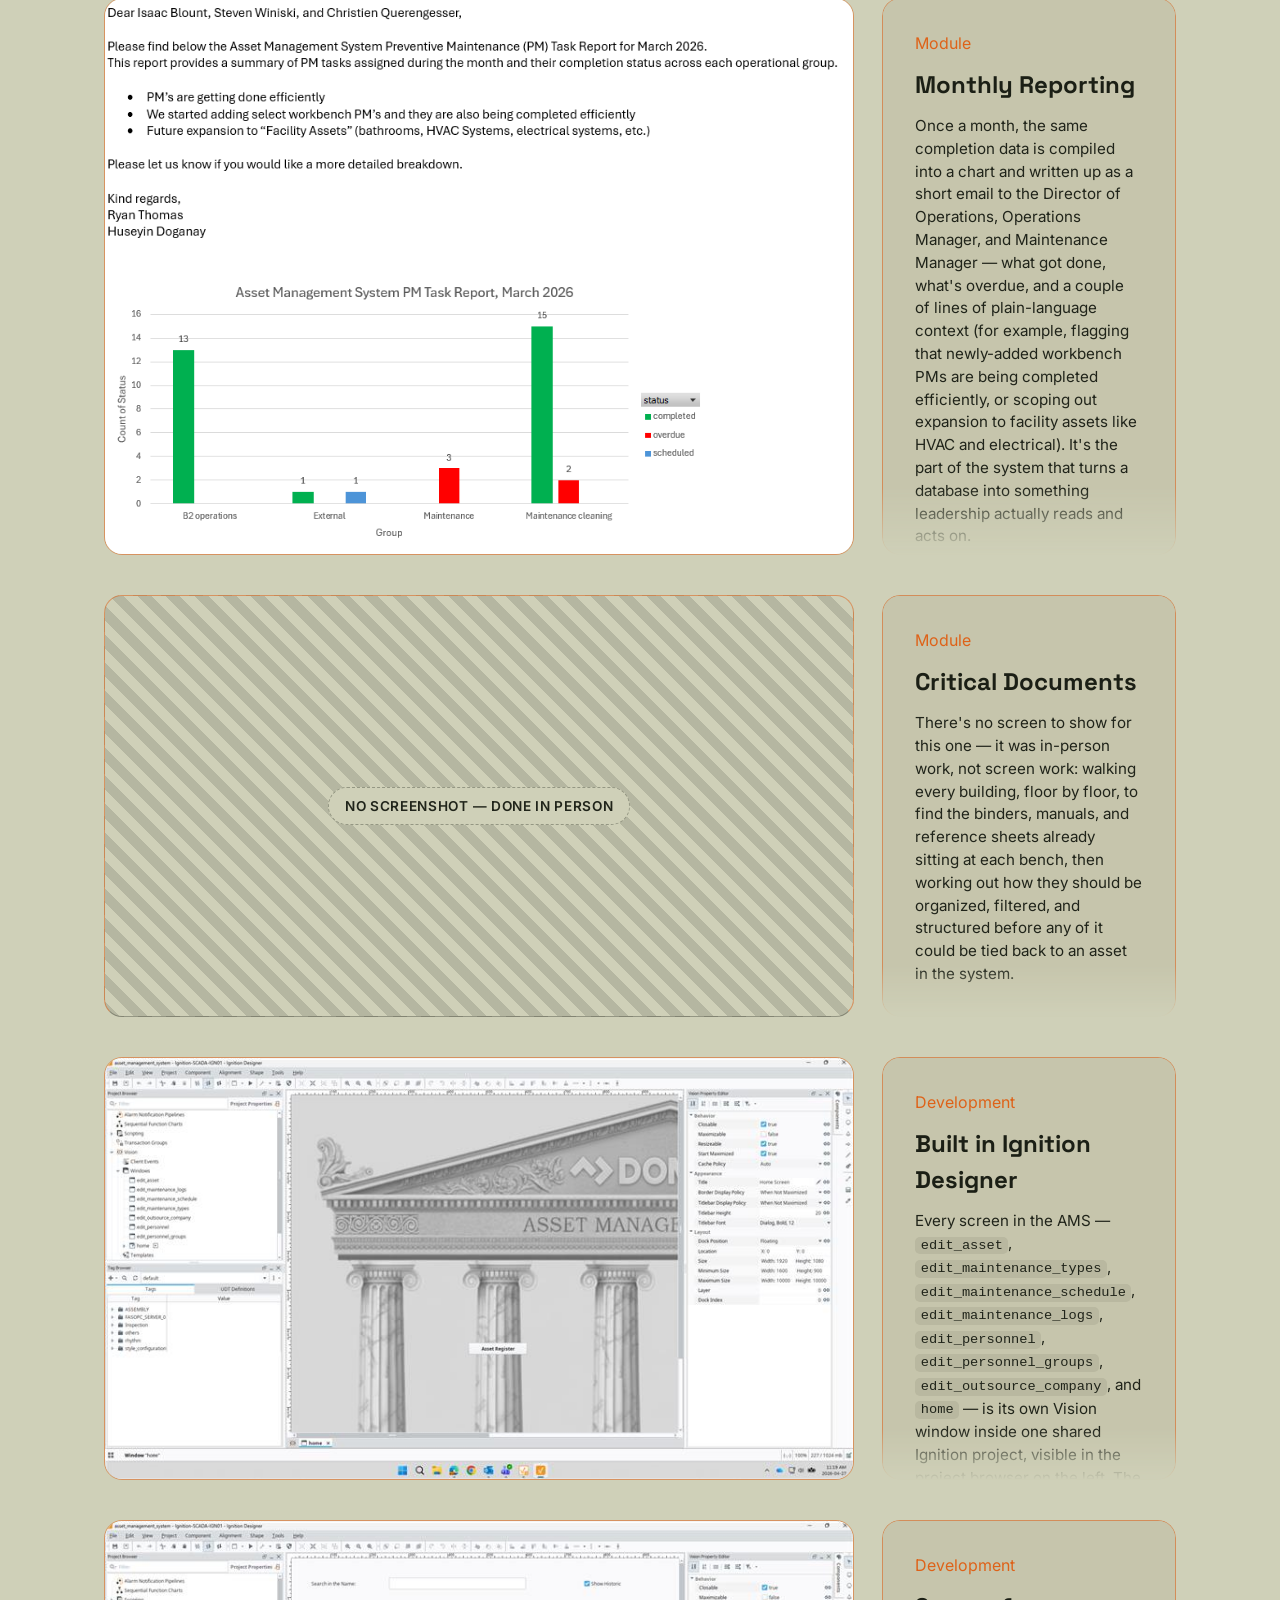
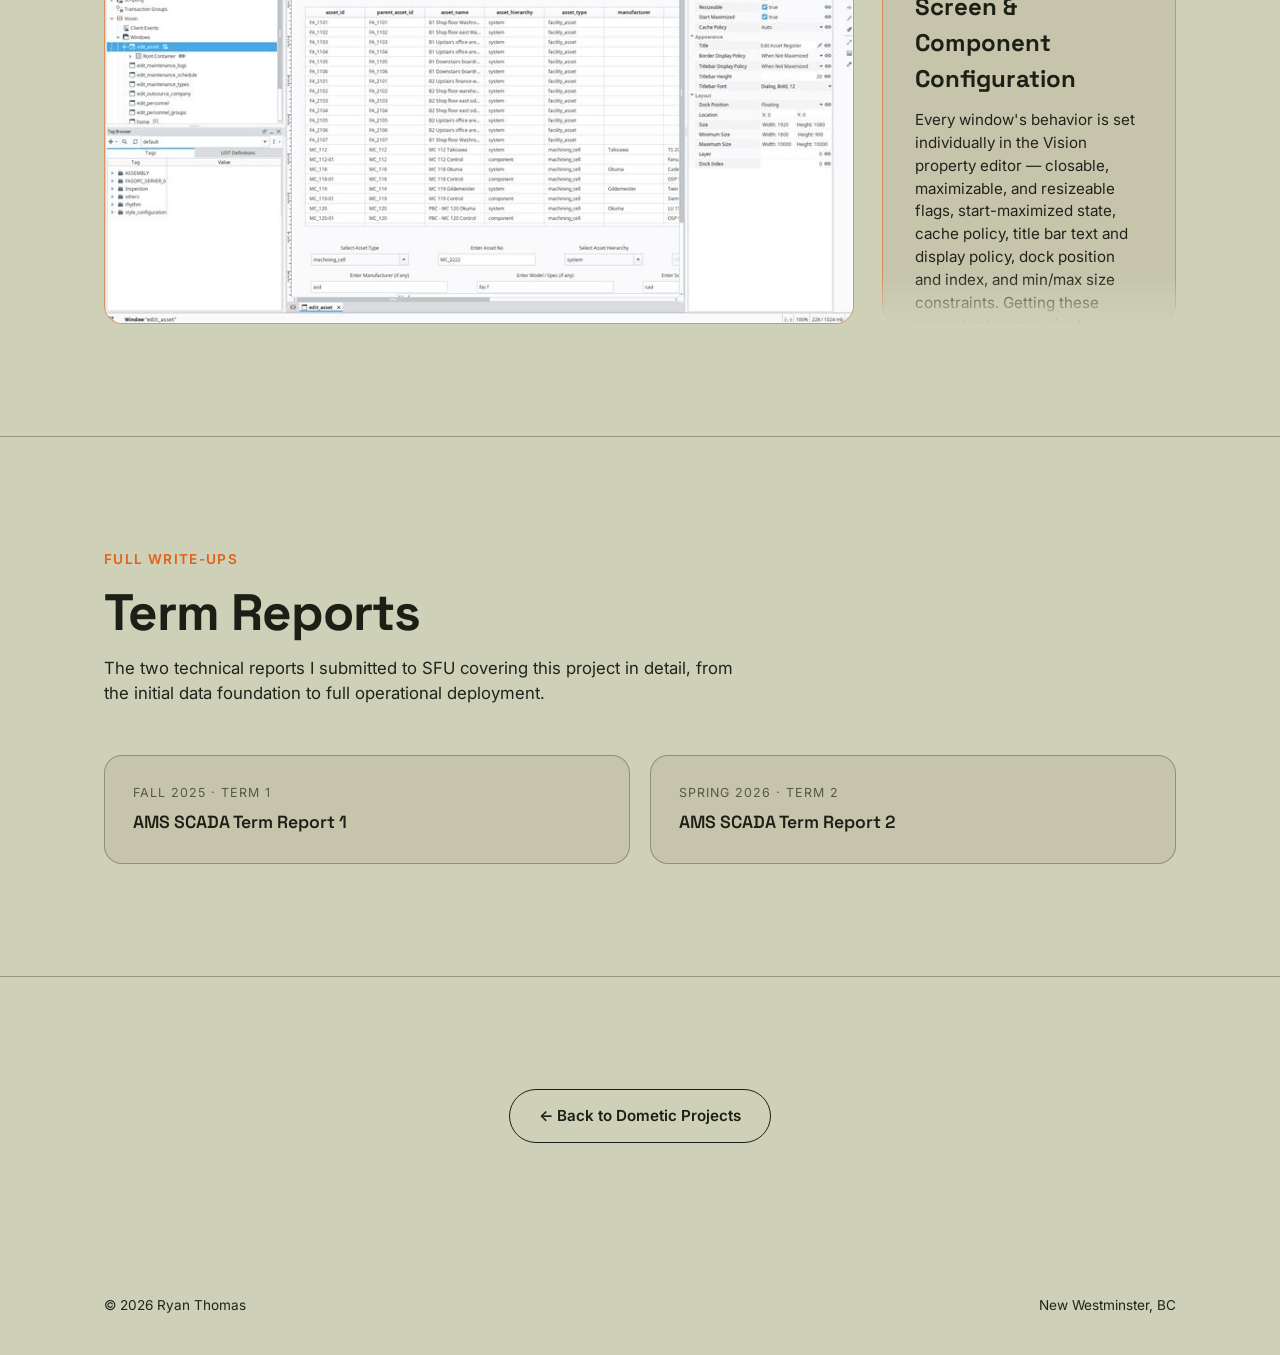
<file: ams-scada.html>
<!DOCTYPE html>
<html lang="en">
<head>
<meta charset="UTF-8" />
<meta name="viewport" content="width=device-width, initial-scale=1.0" />
<title>Asset Management System — Ryan Thomas</title>
<meta name="description" content="A SCADA-based Asset Management System built in Ignition at Dometic Vancouver — asset digitization, automated preventive maintenance scheduling, and reporting." />

<link rel="preconnect" href="https://fonts.googleapis.com">
<link rel="preconnect" href="https://fonts.gstatic.com" crossorigin>
<link href="https://fonts.googleapis.com/css2?family=Space+Grotesk:wght@400;500;600;700&family=Inter:wght@400;500;600&display=swap" rel="stylesheet">

<link rel="stylesheet" href="css/style.css?v=30" />
</head>
<body>

<div class="grain"></div>

<header class="site-header" id="site-header">
  <div class="header-inner">
    <a href="index.html" class="logo">RT.</a>
    <nav class="main-nav" id="main-nav">
      <a href="index.html#about">About</a>
      <a href="index.html#experience">Experience</a>
      <a href="index.html#projects">Projects</a>
      <a href="index.html#skills">Skills</a>
      <a href="index.html#contact" class="nav-cta">Contact</a>
    </nav>
    <button class="menu-toggle" id="menu-toggle" aria-label="Toggle menu">
      <span></span><span></span><span></span>
    </button>
  </div>
</header>

<main>
  <section class="section project-page-header">
    <div class="section-inner">
      <a href="dometic-projects.html" class="btn btn-outline back-link">← Back to Dometic Projects</a>

      <p class="section-label reveal">Dometic · Co-Op · Sept 2025 — April 2026</p>
      <h1 class="section-title big reveal">Asset Management System</h1>
      <p class="section-intro reveal">
        A SCADA-based maintenance platform built in Ignition — replacing paper logs and
        scattered spreadsheets with a single, automated system for tracking assets,
        preventive maintenance, and the people responsible for it.
      </p>

      <div class="project-hero-media reveal">
        <img src="assets/images/ams/ams-home-pillars.webp" alt="Asset Management System home screen in Ignition, showing its six core modules" loading="lazy" />
      </div>

      <h2 class="section-title small reveal">Overview</h2>
      <p class="prose reveal">
        Dometic Vancouver's preventive maintenance had historically lived on paper logs and
        overlapping spreadsheets — no real-time visibility into when a machine was last
        serviced, and no way to automatically flag overdue work. Over my Fall 2025 co-op term,
        I helped build the data foundation for a SCADA-based Asset Management System (AMS)
        in Ignition: running a physical verification sweep across all three buildings to correct
        outdated names, numbers, and statuses, then organizing every machine and workbench
        into a clear work-cell hierarchy and linking each asset to its preventive maintenance
        (PM) tasks and frequencies.
      </p>
      <p class="prose reveal">
        In Spring 2026, the focus shifted to turning that foundation into a live operational tool:
        finalizing asset tagging, uploading and structuring the full PM dataset, and activating
        automated weekly scheduling — every Thursday the system dispatches maintenance
        tasks by email with a 14-day completion window, and personnel log completion directly
        back into the system. Since going live in January, the platform has sustained a
        preventive maintenance completion rate above 85% over rolling two-week windows, and
        I now generate monthly performance reports for the Director of Operations and
        maintenance leadership.
      </p>
    </div>
  </section>

  <!-- SYSTEM MODULES -->
  <section class="section">
    <div class="section-inner">
      <p class="section-label reveal">System Modules</p>
      <h2 class="section-title reveal">Inside the AMS</h2>
      <p class="section-intro reveal">Built around how maintenance actually gets planned, assigned, tracked, and reported on — plus a look at how it comes together behind the scenes in Ignition Designer.</p>

      <div class="module-list">

        <div class="module-row reveal">
          <img class="module-image" src="assets/images/ams/ams-asset-register.png" alt="Asset Register screen listing machines and workbenches with hierarchy, manufacturer, and status" loading="lazy" />
          <div class="module-text">
            <span class="project-tag">Module</span>
            <h3>Asset Register &amp; Tagging</h3>
            <p>The core inventory: every machine and workbench across all three buildings, structured into a three-level hierarchy — work or machining center, then parent system or child component, then the individual asset (e.g. <em>WC_2010‑01 SPA EOL Test</em>). Each entry carries its manufacturer, model spec, serial number, year, building, and an active / spare / decommissioned status. Getting here meant physically walking every bench and machine in all three buildings with Operations Manager Rob Pehl to correct names and numbers that had drifted out of date as the facility changed over the years.</p>
          </div>
        </div>

        <div class="module-row reveal">
          <img class="module-image" src="assets/images/ams/ams-maintenance-types.png" alt="Maintenance Types screen listing PM tasks with descriptions and status" loading="lazy" />
          <div class="module-text">
            <span class="project-tag">Module</span>
            <h3>Maintenance Types</h3>
            <p>The library of preventive maintenance tasks pulled from years of paper logs and scattered spreadsheets — everything from "drain/clean washer tanks" and "change oil filters" to "audit controlled binders" and "check emergency equipment is accessible." Each type gets a unique ID, a plain-language description, an optional link to written instructions (PDFs for more involved procedures), and a status, so it can be attached to any number of assets on the Maintenance Schedule.</p>
          </div>
        </div>

        <div class="module-row reveal">
          <img class="module-image" src="assets/images/ams/ams-maintenance-schedule.png" alt="Maintenance Schedule screen pairing assets with maintenance type, assigned personnel, frequency, and next due date" loading="lazy" />
          <div class="module-text">
            <span class="project-tag">Module</span>
            <h3>Maintenance Schedule</h3>
            <p>Where every other module comes together. Each schedule row pairs one asset with one maintenance type, an assigned person, group, or outsourced company, a frequency in days, and a calculated next-due date — with an option to suppress a row by another schedule ID when tasks overlap. A custom Ignition script reads this table every Thursday, generates that week's PM tasks, and emails them to the right people with a 14-day window to complete and close them out.</p>
          </div>
        </div>

        <div class="module-row reveal">
          <img class="module-image" src="assets/images/ams/ams-personnel.png" alt="Personnel screen listing maintenance staff with Ignition usernames and company emails" loading="lazy" />
          <div class="module-text">
            <span class="project-tag">Module</span>
            <h3>Personnel &amp; Groups</h3>
            <p>Everyone who can be assigned a task: in-house employees linked to their Ignition username and company email so a scheduled PM lands in their queue automatically, plus personnel groups for tasks that need more than one person (like the maintenance group), and a separate register of outsourced companies for work that has to be contracted out. Keeping this current, including marking people inactive when they leave, is what keeps notifications landing with the right person instead of a dead inbox.</p>
          </div>
        </div>

        <div class="module-row reveal">
          <img class="module-image" src="assets/images/ams/ams-maintenance-logs.png" alt="Maintenance Logs screen showing completed, scheduled, and cancelled PM tasks with who closed them and when" loading="lazy" />
          <div class="module-text">
            <span class="project-tag">Module</span>
            <h3>Maintenance Execution &amp; Logs</h3>
            <p>Every dispatched task lands here as a log entry tied back to its schedule ID and asset, with a due date, status (scheduled, completed, or cancelled), who performed and who closed it, and a free-text note field for anything worth flagging — a coolant change that ran long, a task cancelled because the machine was down for other reasons, and so on. It's a full audit trail in place of the paper sign-off sheets this replaced, filterable by date range, work center, status, or assignee.</p>
          </div>
        </div>

        <div class="module-row reveal">
          <img class="module-image" src="assets/images/ams/ams-performance-ytd.png" alt="Year-to-date PM task completion chart broken out by operational group" loading="lazy" />
          <div class="module-text">
            <span class="project-tag">Module</span>
            <h3>Performance Monitoring</h3>
            <p>System data exported and rolled up into year-to-date charts, broken out by operational group — B2 operations, B3 operations, external, maintenance, and maintenance cleaning — and by status: completed, overdue, cancelled, or still scheduled. It's the view that answers "are we actually keeping up," at a glance, instead of digging through the raw logs group by group.</p>
          </div>
        </div>

        <div class="module-row reveal">
          <img class="module-image" src="assets/images/ams/ams-monthly-report.png" alt="Monthly PM performance report email with chart, sent to the Director of Operations and maintenance leadership" loading="lazy" />
          <div class="module-text">
            <span class="project-tag">Module</span>
            <h3>Monthly Reporting</h3>
            <p>Once a month, the same completion data is compiled into a chart and written up as a short email to the Director of Operations, Operations Manager, and Maintenance Manager — what got done, what's overdue, and a couple of lines of plain-language context (for example, flagging that newly-added workbench PMs are being completed efficiently, or scoping out expansion to facility assets like HVAC and electrical). It's the part of the system that turns a database into something leadership actually reads and acts on.</p>
          </div>
        </div>

        <div class="module-row reveal">
          <div class="module-image placeholder-media">
            <span>No screenshot — done in person</span>
          </div>
          <div class="module-text">
            <span class="project-tag">Module</span>
            <h3>Critical Documents</h3>
            <p>There's no screen to show for this one — it was in-person work, not screen work: walking every building, floor by floor, to find the binders, manuals, and reference sheets already sitting at each bench, then working out how they should be organized, filtered, and structured before any of it could be tied back to an asset in the system.</p>
          </div>
        </div>

        <div class="module-row reveal">
          <img class="module-image" src="assets/images/ams/ams-designer-home.png" alt="Ignition Designer showing the home screen being built, with the project's list of Vision windows in the project browser" loading="lazy" />
          <div class="module-text">
            <span class="project-tag">Development</span>
            <h3>Built in Ignition Designer</h3>
            <p>Every screen in the AMS — <code>edit_asset</code>, <code>edit_maintenance_types</code>, <code>edit_maintenance_schedule</code>, <code>edit_maintenance_logs</code>, <code>edit_personnel</code>, <code>edit_personnel_groups</code>, <code>edit_outsource_company</code>, and <code>home</code> — is its own Vision window inside one shared Ignition project, visible in the project browser on the left. The home window (shown here mid-build) hosts the pillar navigation and opens each editor window on demand.</p>
          </div>
        </div>

        <div class="module-row reveal">
          <img class="module-image" src="assets/images/ams/ams-designer-edit-asset.png" alt="Ignition Designer property editor configuring the edit_asset window's layout and behavior" loading="lazy" />
          <div class="module-text">
            <span class="project-tag">Development</span>
            <h3>Screen &amp; Component Configuration</h3>
            <p>Every window's behavior is set individually in the Vision property editor — closable, maximizable, and resizeable flags, start-maximized state, cache policy, title bar text and display policy, dock position and index, and min/max size constraints. Getting these consistent across eight different windows is what makes the system feel like one cohesive application instead of eight separate tools glued together.</p>
          </div>
        </div>

      </div>
    </div>
  </section>

  <!-- TERM REPORTS -->
  <section class="section">
    <div class="section-inner">
      <p class="section-label reveal">Full Write-Ups</p>
      <h2 class="section-title reveal">Term Reports</h2>
      <p class="section-intro reveal">The two technical reports I submitted to SFU covering this project in detail, from the initial data foundation to full operational deployment.</p>

      <div class="contact-links reveal">
        <a href="assets/documents/AMS-SCADA-Term-Report-1.pdf" class="contact-link" download>
          <span class="contact-label">Fall 2025 · Term 1</span>
          <span class="contact-value">AMS SCADA Term Report 1</span>
        </a>
        <a href="assets/documents/AMS-SCADA-Term-Report-2.pdf" class="contact-link" download>
          <span class="contact-label">Spring 2026 · Term 2</span>
          <span class="contact-value">AMS SCADA Term Report 2</span>
        </a>
      </div>
    </div>
  </section>

  <!-- BACK -->
  <section class="section back-nav">
    <div class="section-inner">
      <a href="dometic-projects.html" class="btn btn-outline">← Back to Dometic Projects</a>
    </div>
  </section>
</main>

<footer class="site-footer">
  <div class="section-inner footer-inner">
    <span>© <span id="year"></span> Ryan Thomas</span>
    <span>New Westminster, BC</span>
  </div>
</footer>

<script src="js/main.js?v=30"></script>
</body>
</html>
</file>
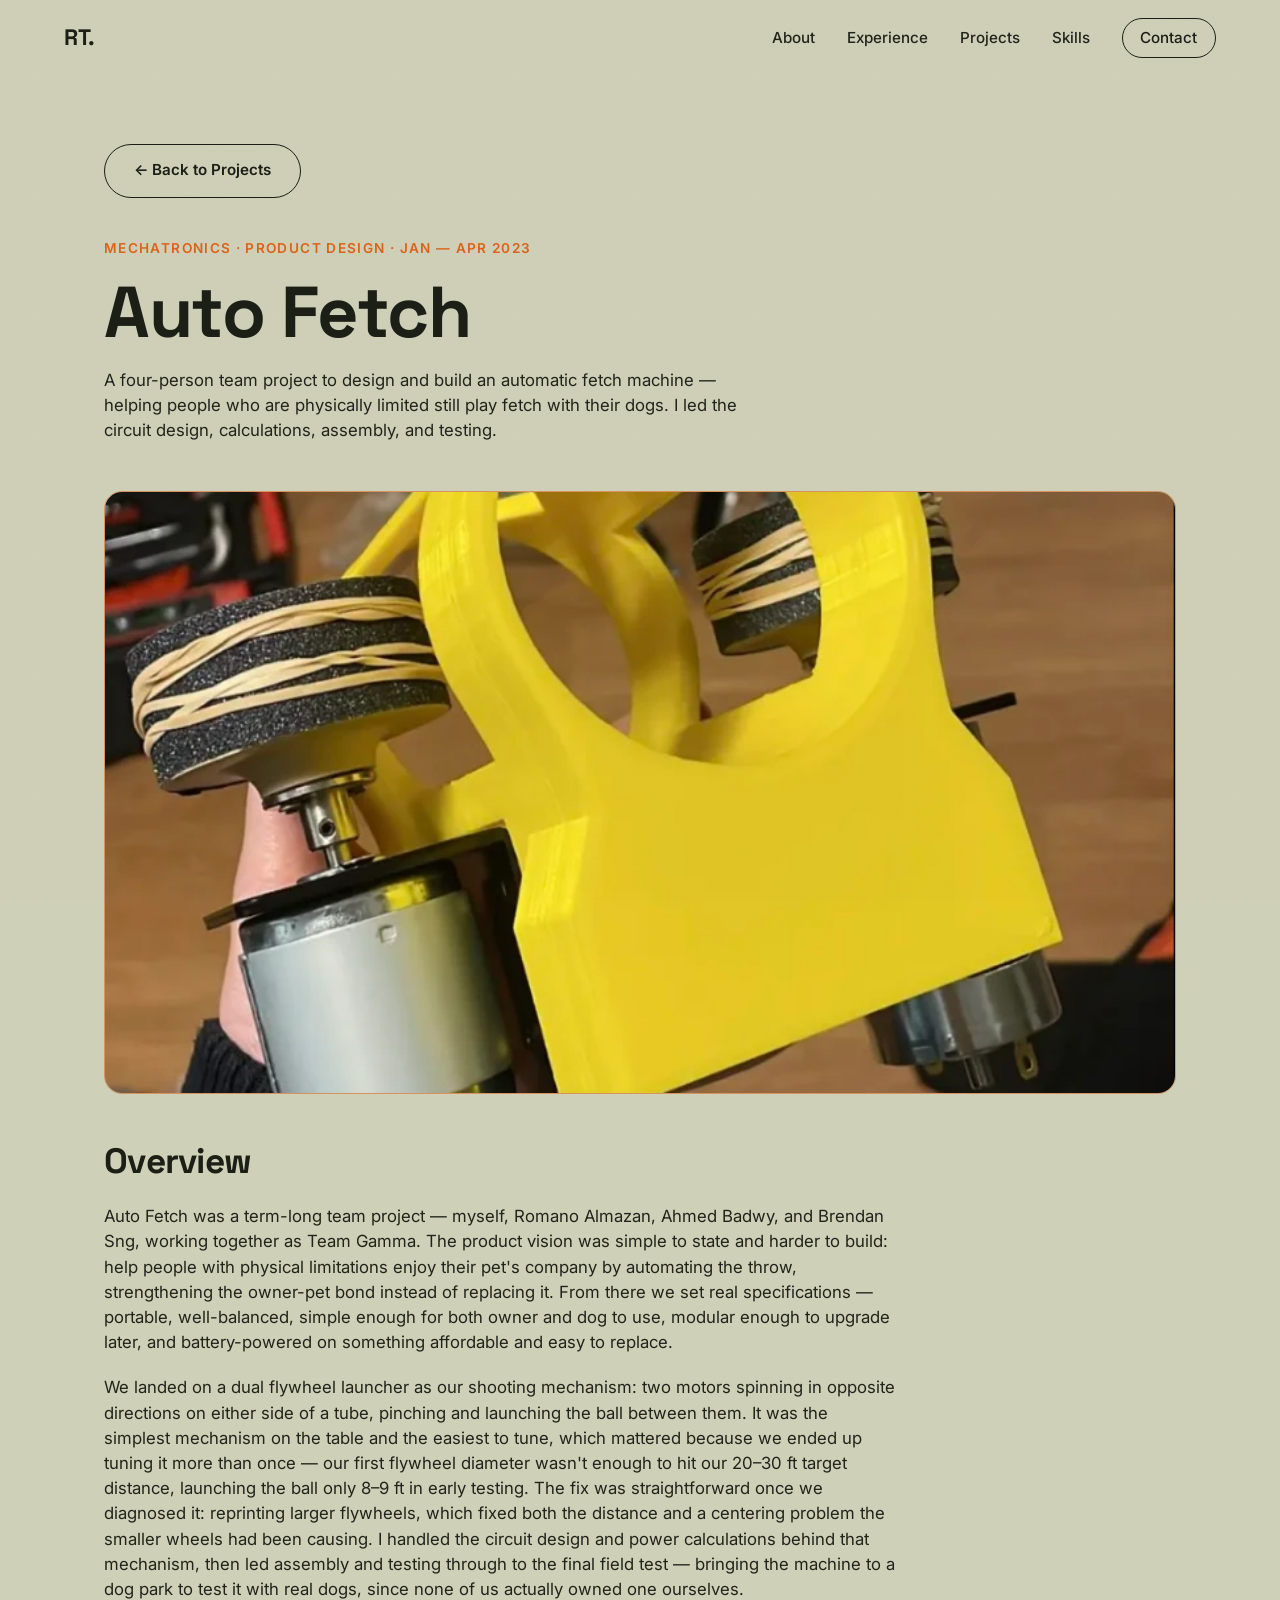
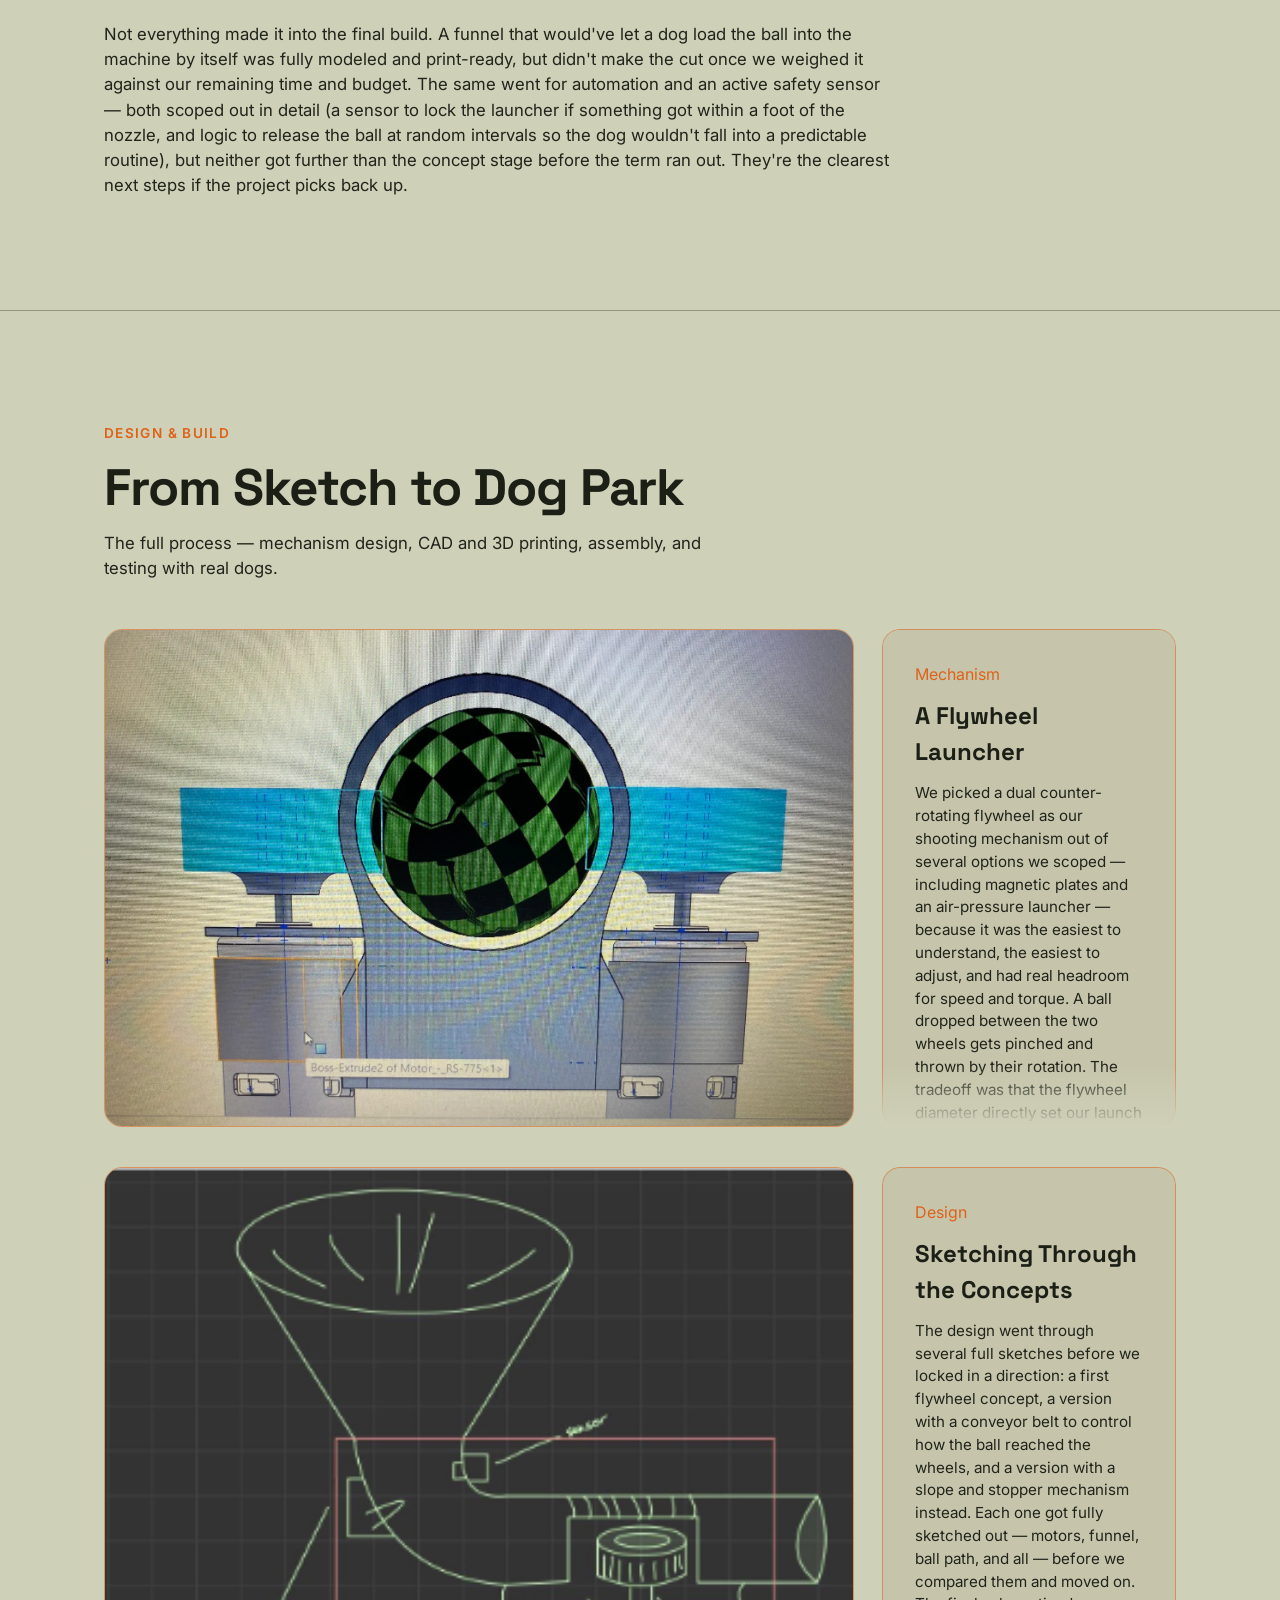
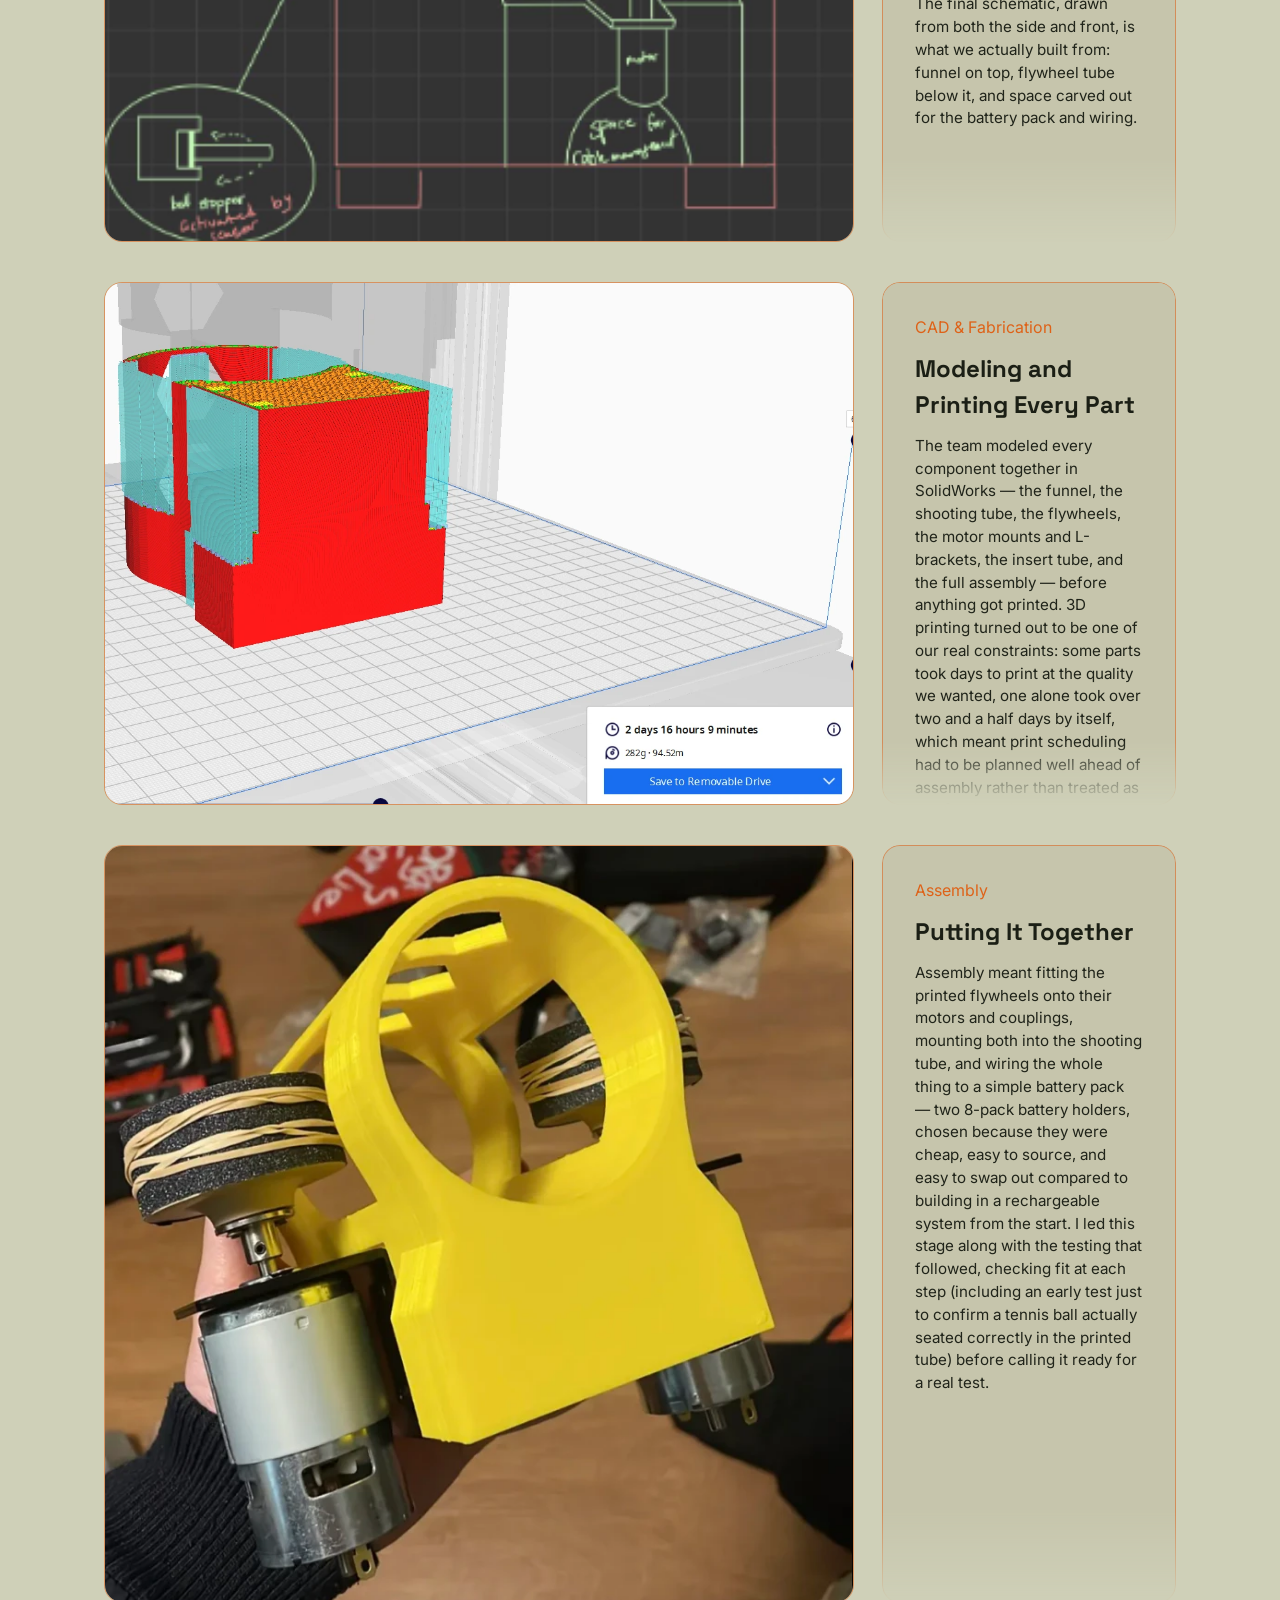
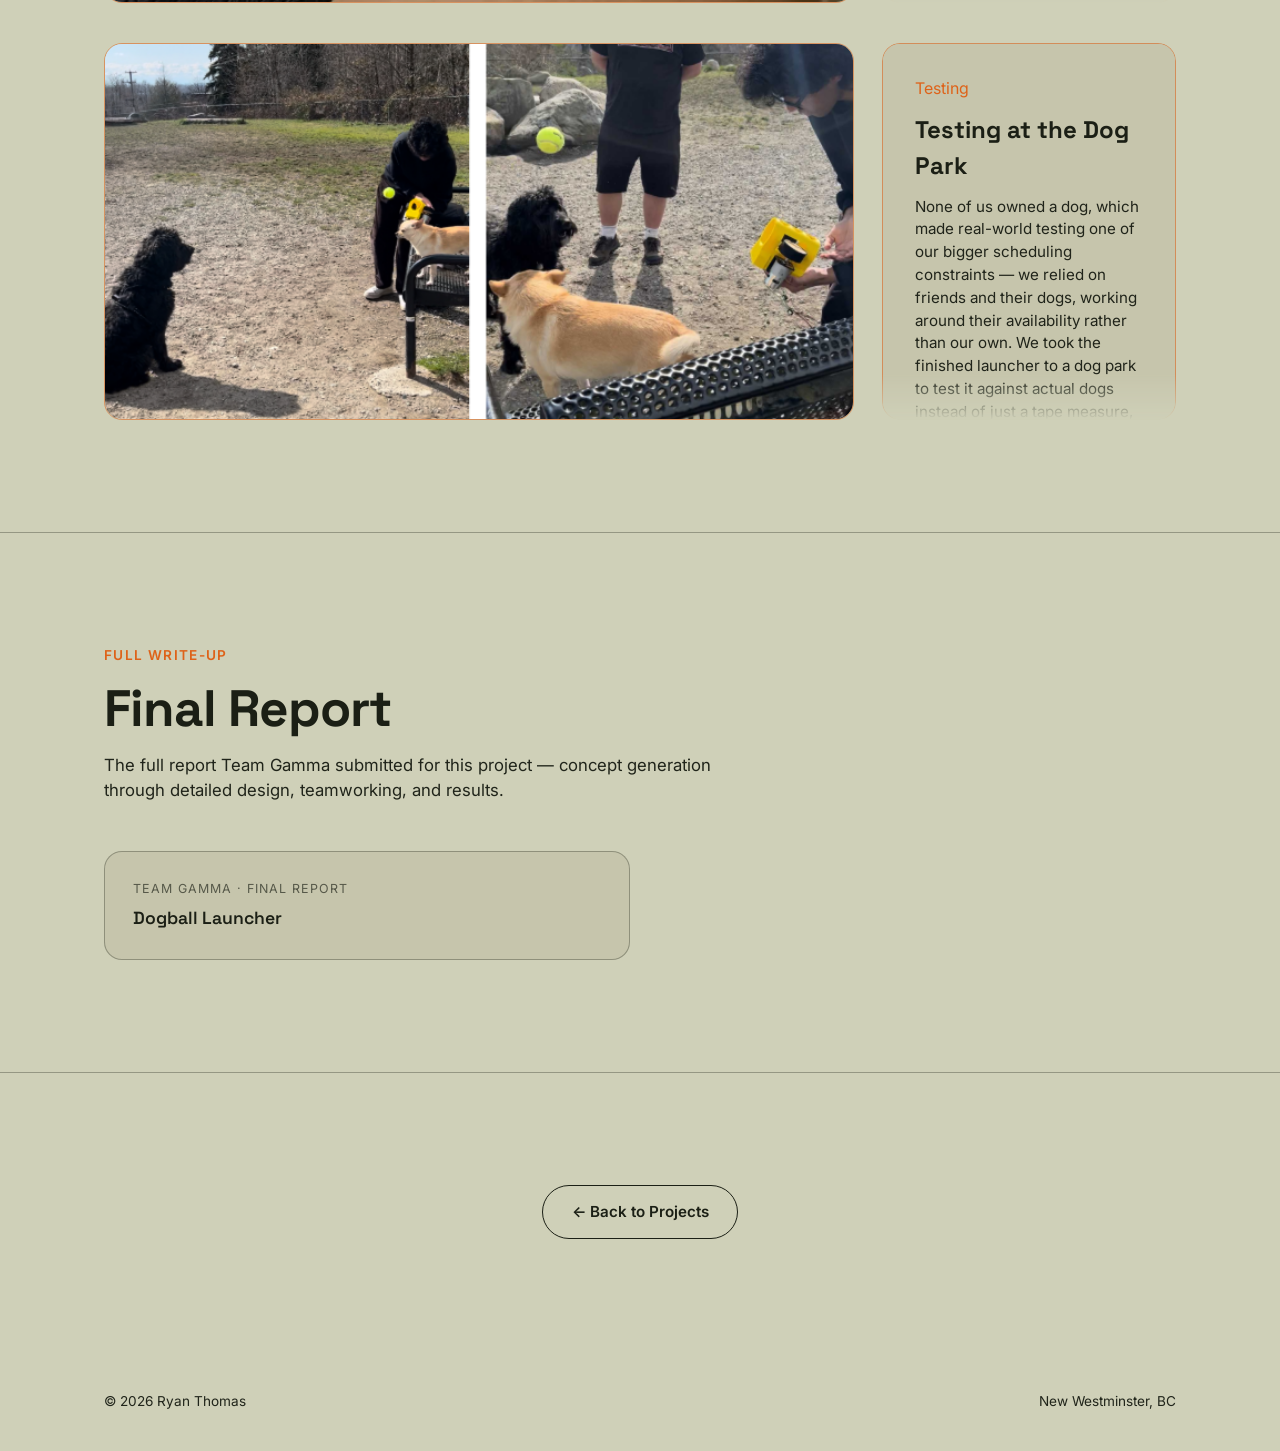
<file: auto-fetch.html>
<!DOCTYPE html>
<html lang="en">
<head>
<meta charset="UTF-8" />
<meta name="viewport" content="width=device-width, initial-scale=1.0" />
<title>Auto Fetch — Ryan Thomas</title>
<meta name="description" content="A team-built automatic fetch machine for people with physical limitations to play fetch with their dogs — flywheel launch mechanism, SolidWorks design, and field testing at the dog park." />

<link rel="preconnect" href="https://fonts.googleapis.com">
<link rel="preconnect" href="https://fonts.gstatic.com" crossorigin>
<link href="https://fonts.googleapis.com/css2?family=Space+Grotesk:wght@400;500;600;700&family=Inter:wght@400;500;600&display=swap" rel="stylesheet">

<link rel="stylesheet" href="css/style.css?v=30" />
</head>
<body>

<div class="grain"></div>

<header class="site-header" id="site-header">
  <div class="header-inner">
    <a href="index.html" class="logo">RT.</a>
    <nav class="main-nav" id="main-nav">
      <a href="index.html#about">About</a>
      <a href="index.html#experience">Experience</a>
      <a href="index.html#projects">Projects</a>
      <a href="index.html#skills">Skills</a>
      <a href="index.html#contact" class="nav-cta">Contact</a>
    </nav>
    <button class="menu-toggle" id="menu-toggle" aria-label="Toggle menu">
      <span></span><span></span><span></span>
    </button>
  </div>
</header>

<main>
  <section class="section project-page-header">
    <div class="section-inner">
      <a href="index.html#projects" class="btn btn-outline back-link">← Back to Projects</a>

      <p class="section-label reveal">Mechatronics · Product Design · Jan — Apr 2023</p>
      <h1 class="section-title big reveal">Auto Fetch</h1>
      <p class="section-intro reveal">
        A four-person team project to design and build an automatic fetch machine — helping
        people who are physically limited still play fetch with their dogs. I led the circuit
        design, calculations, assembly, and testing.
      </p>

      <div class="project-hero-media reveal">
        <img src="assets/images/auto-fetch/auto-fetch-finished-product.webp" alt="The finished Auto Fetch prototype — a dual flywheel launcher tube with motors, held ready to test" loading="lazy" />
      </div>

      <h2 class="section-title small reveal">Overview</h2>
      <p class="prose reveal">
        Auto Fetch was a term-long team project — myself, Romano Almazan, Ahmed Badwy, and
        Brendan Sng, working together as Team Gamma. The product vision was simple to state and
        harder to build: help people with physical limitations enjoy their pet's company by
        automating the throw, strengthening the owner-pet bond instead of replacing it. From
        there we set real specifications — portable, well-balanced, simple enough for both owner
        and dog to use, modular enough to upgrade later, and battery-powered on something
        affordable and easy to replace.
      </p>
      <p class="prose reveal">
        We landed on a dual flywheel launcher as our shooting mechanism: two motors spinning in
        opposite directions on either side of a tube, pinching and launching the ball between
        them. It was the simplest mechanism on the table and the easiest to tune, which mattered
        because we ended up tuning it more than once — our first flywheel diameter wasn't enough
        to hit our 20–30 ft target distance, launching the ball only 8–9 ft in early testing. The
        fix was straightforward once we diagnosed it: reprinting larger flywheels, which fixed
        both the distance and a centering problem the smaller wheels had been causing. I handled
        the circuit design and power calculations behind that mechanism, then led assembly and
        testing through to the final field test — bringing the machine to a dog park to test it
        with real dogs, since none of us actually owned one ourselves.
      </p>
      <p class="prose reveal">
        Not everything made it into the final build. A funnel that would've let a dog load the
        ball into the machine by itself was fully modeled and print-ready, but didn't make the
        cut once we weighed it against our remaining time and budget. The same went for
        automation and an active safety sensor — both scoped out in detail (a sensor to lock the
        launcher if something got within a foot of the nozzle, and logic to release the ball at
        random intervals so the dog wouldn't fall into a predictable routine), but neither got
        further than the concept stage before the term ran out. They're the clearest next steps
        if the project picks back up.
      </p>
    </div>
  </section>

  <!-- SYSTEM MODULES -->
  <section class="section">
    <div class="section-inner">
      <p class="section-label reveal">Design &amp; Build</p>
      <h2 class="section-title reveal">From Sketch to Dog Park</h2>
      <p class="section-intro reveal">The full process — mechanism design, CAD and 3D printing, assembly, and testing with real dogs.</p>

      <div class="module-list">

        <div class="module-row reveal">
          <img class="module-image" src="assets/images/auto-fetch/auto-fetch-flywheel-solidworks.webp" alt="SolidWorks front-view render of the dual flywheel mechanism, showing the ball seated between the two motor-driven wheels" loading="lazy" />
          <div class="module-text">
            <span class="project-tag">Mechanism</span>
            <h3>A Flywheel Launcher</h3>
            <p>We picked a dual counter-rotating flywheel as our shooting mechanism out of several options we scoped — including magnetic plates and an air-pressure launcher — because it was the easiest to understand, the easiest to adjust, and had real headroom for speed and torque. A ball dropped between the two wheels gets pinched and thrown by their rotation. The tradeoff was that the flywheel diameter directly set our launch distance, which meant our first print — undersized — only managed 8–9 ft against a 20–30 ft target. Reprinting larger flywheels fixed the distance and, as a bonus, solved a centering problem the smaller wheels had been causing.</p>
          </div>
        </div>

        <div class="module-row reveal">
          <img class="module-image" src="assets/images/auto-fetch/auto-fetch-schematic-sketch.png" alt="Hand-drawn final schematic showing the funnel, flywheel tube, motor mount, and space carved out for the battery pack and cables" loading="lazy" />
          <div class="module-text">
            <span class="project-tag">Design</span>
            <h3>Sketching Through the Concepts</h3>
            <p>The design went through several full sketches before we locked in a direction: a first flywheel concept, a version with a conveyor belt to control how the ball reached the wheels, and a version with a slope and stopper mechanism instead. Each one got fully sketched out — motors, funnel, ball path, and all — before we compared them and moved on. The final schematic, drawn from both the side and front, is what we actually built from: funnel on top, flywheel tube below it, and space carved out for the battery pack and wiring.</p>
          </div>
        </div>

        <div class="module-row reveal">
          <img class="module-image" src="assets/images/auto-fetch/auto-fetch-slicing-print.webp" alt="Cura slicer preview of a 3D-printed component, showing an estimated 2 day 16 hour print time" loading="lazy" />
          <div class="module-text">
            <span class="project-tag">CAD &amp; Fabrication</span>
            <h3>Modeling and Printing Every Part</h3>
            <p>The team modeled every component together in SolidWorks — the funnel, the shooting tube, the flywheels, the motor mounts and L-brackets, the insert tube, and the full assembly — before anything got printed. 3D printing turned out to be one of our real constraints: some parts took days to print at the quality we wanted, one alone took over two and a half days by itself, which meant print scheduling had to be planned well ahead of assembly rather than treated as an afterthought.</p>
          </div>
        </div>

        <div class="module-row reveal">
          <img class="module-image" src="assets/images/auto-fetch/auto-fetch-finished-product.webp" alt="The finished Auto Fetch launcher, fully assembled with motors and flywheels" loading="lazy" />
          <div class="module-text">
            <span class="project-tag">Assembly</span>
            <h3>Putting It Together</h3>
            <p>Assembly meant fitting the printed flywheels onto their motors and couplings, mounting both into the shooting tube, and wiring the whole thing to a simple battery pack — two 8-pack battery holders, chosen because they were cheap, easy to source, and easy to swap out compared to building in a rechargeable system from the start. I led this stage along with the testing that followed, checking fit at each step (including an early test just to confirm a tennis ball actually seated correctly in the printed tube) before calling it ready for a real test.</p>
          </div>
        </div>

        <div class="module-row reveal">
          <img class="module-image" src="assets/images/auto-fetch/auto-fetch-dog-park-testing.png" alt="The Auto Fetch launcher being tested with real dogs at a dog park, mid-throw" loading="lazy" />
          <div class="module-text">
            <span class="project-tag">Testing</span>
            <h3>Testing at the Dog Park</h3>
            <p>None of us owned a dog, which made real-world testing one of our bigger scheduling constraints — we relied on friends and their dogs, working around their availability rather than our own. We took the finished launcher to a dog park to test it against actual dogs instead of just a tape measure, which is what caught the early flywheel distance problem in the first place. Theoretical numbers and real results didn't fully agree until we'd run it in the field.</p>
          </div>
        </div>

      </div>
    </div>
  </section>

  <!-- FINAL REPORT -->
  <section class="section">
    <div class="section-inner">
      <p class="section-label reveal">Full Write-Up</p>
      <h2 class="section-title reveal">Final Report</h2>
      <p class="section-intro reveal">The full report Team Gamma submitted for this project — concept generation through detailed design, teamworking, and results.</p>

      <div class="contact-links reveal">
        <a href="assets/documents/Dogball-Launcher-Final-Report.pdf" class="contact-link" download>
          <span class="contact-label">Team Gamma · Final Report</span>
          <span class="contact-value">Dogball Launcher</span>
        </a>
      </div>
    </div>
  </section>

  <!-- BACK -->
  <section class="section back-nav">
    <div class="section-inner">
      <a href="index.html#projects" class="btn btn-outline">← Back to Projects</a>
    </div>
  </section>
</main>

<footer class="site-footer">
  <div class="section-inner footer-inner">
    <span>© <span id="year"></span> Ryan Thomas</span>
    <span>New Westminster, BC</span>
  </div>
</footer>

<script src="js/main.js?v=30"></script>
</body>
</html>
</file>
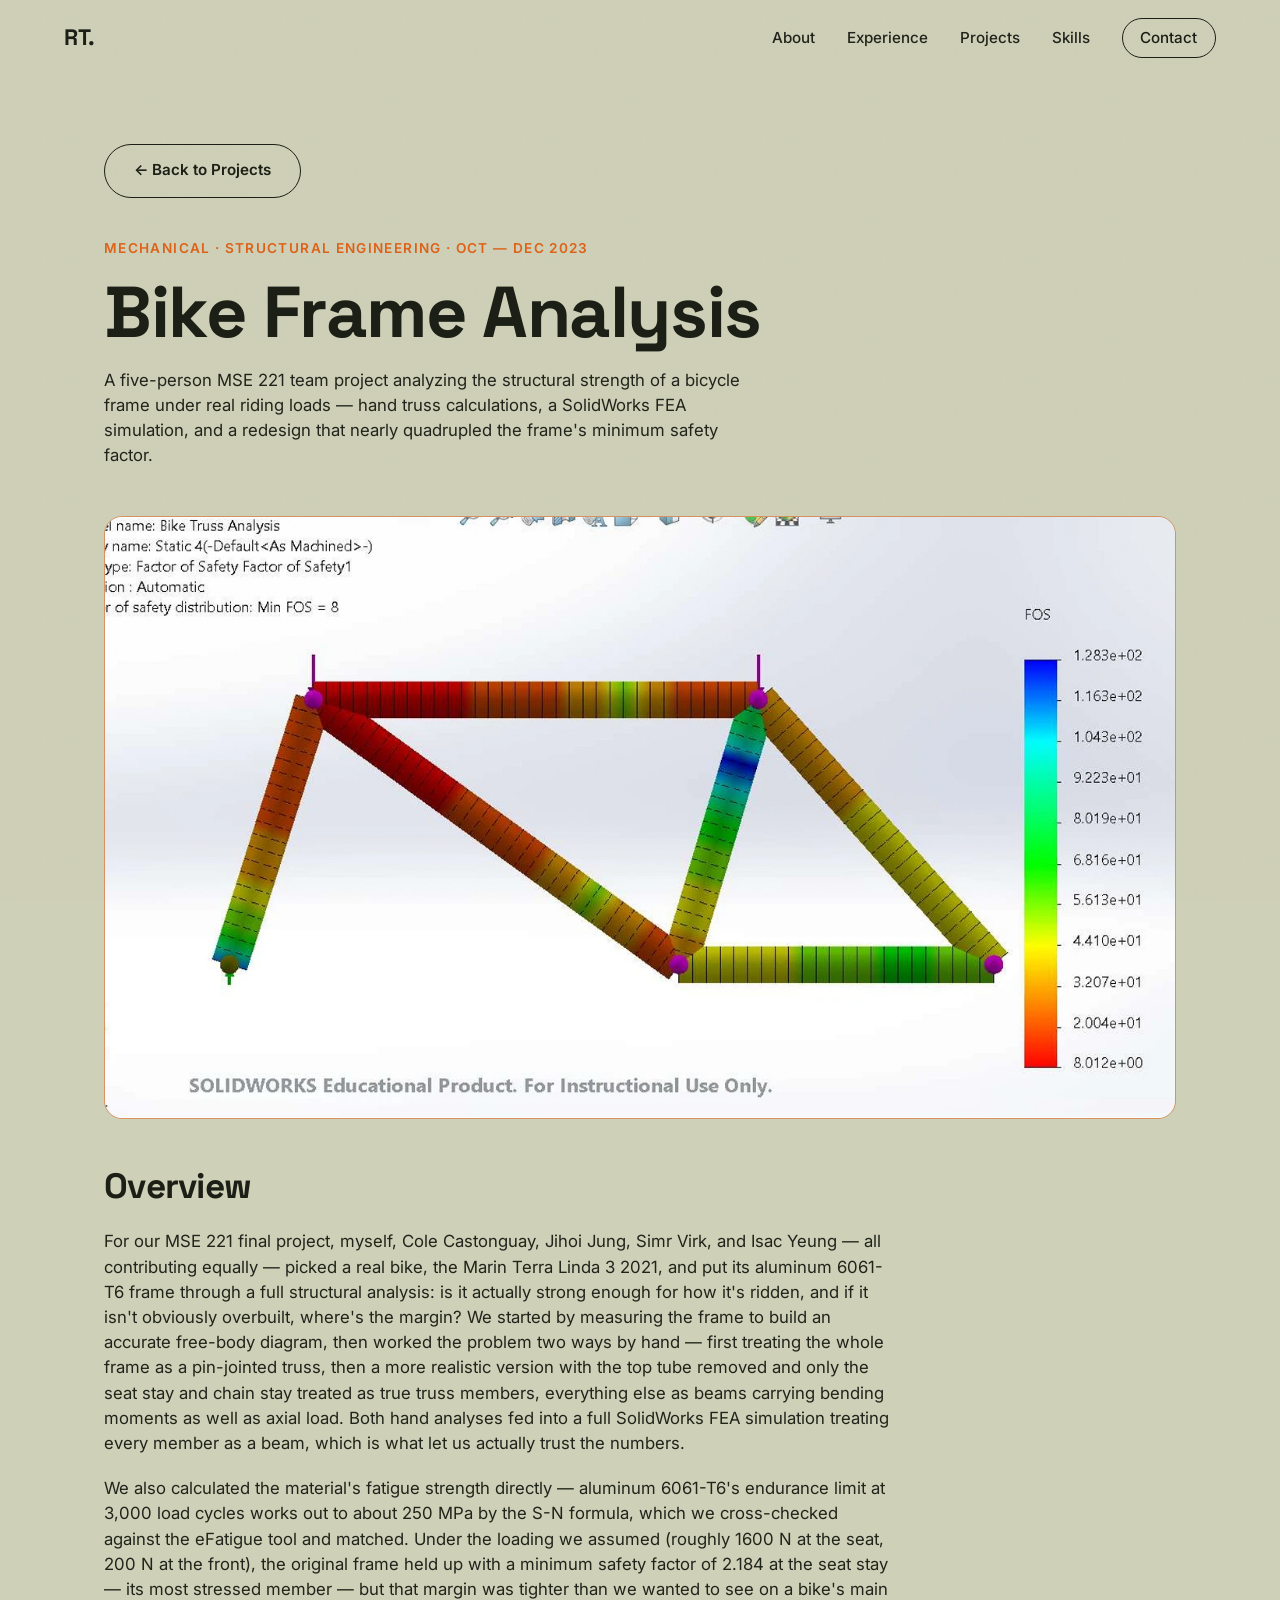
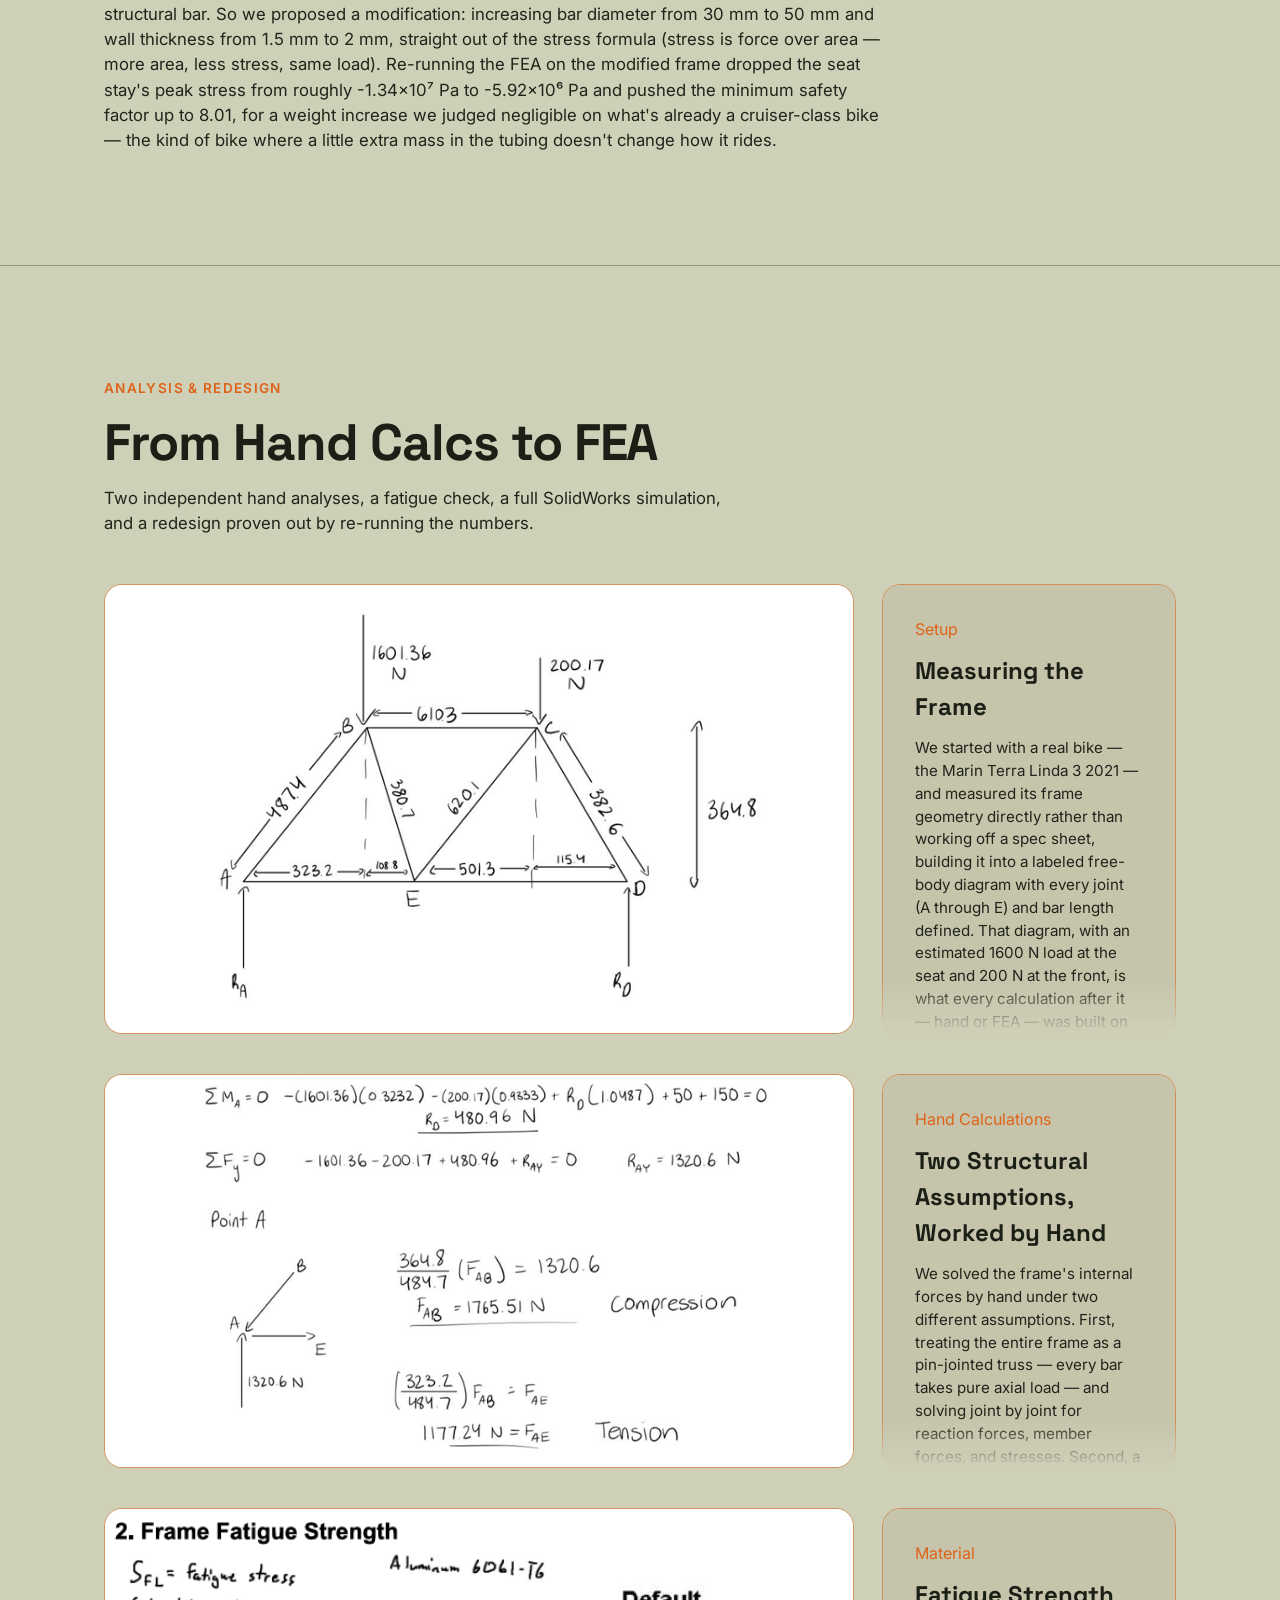
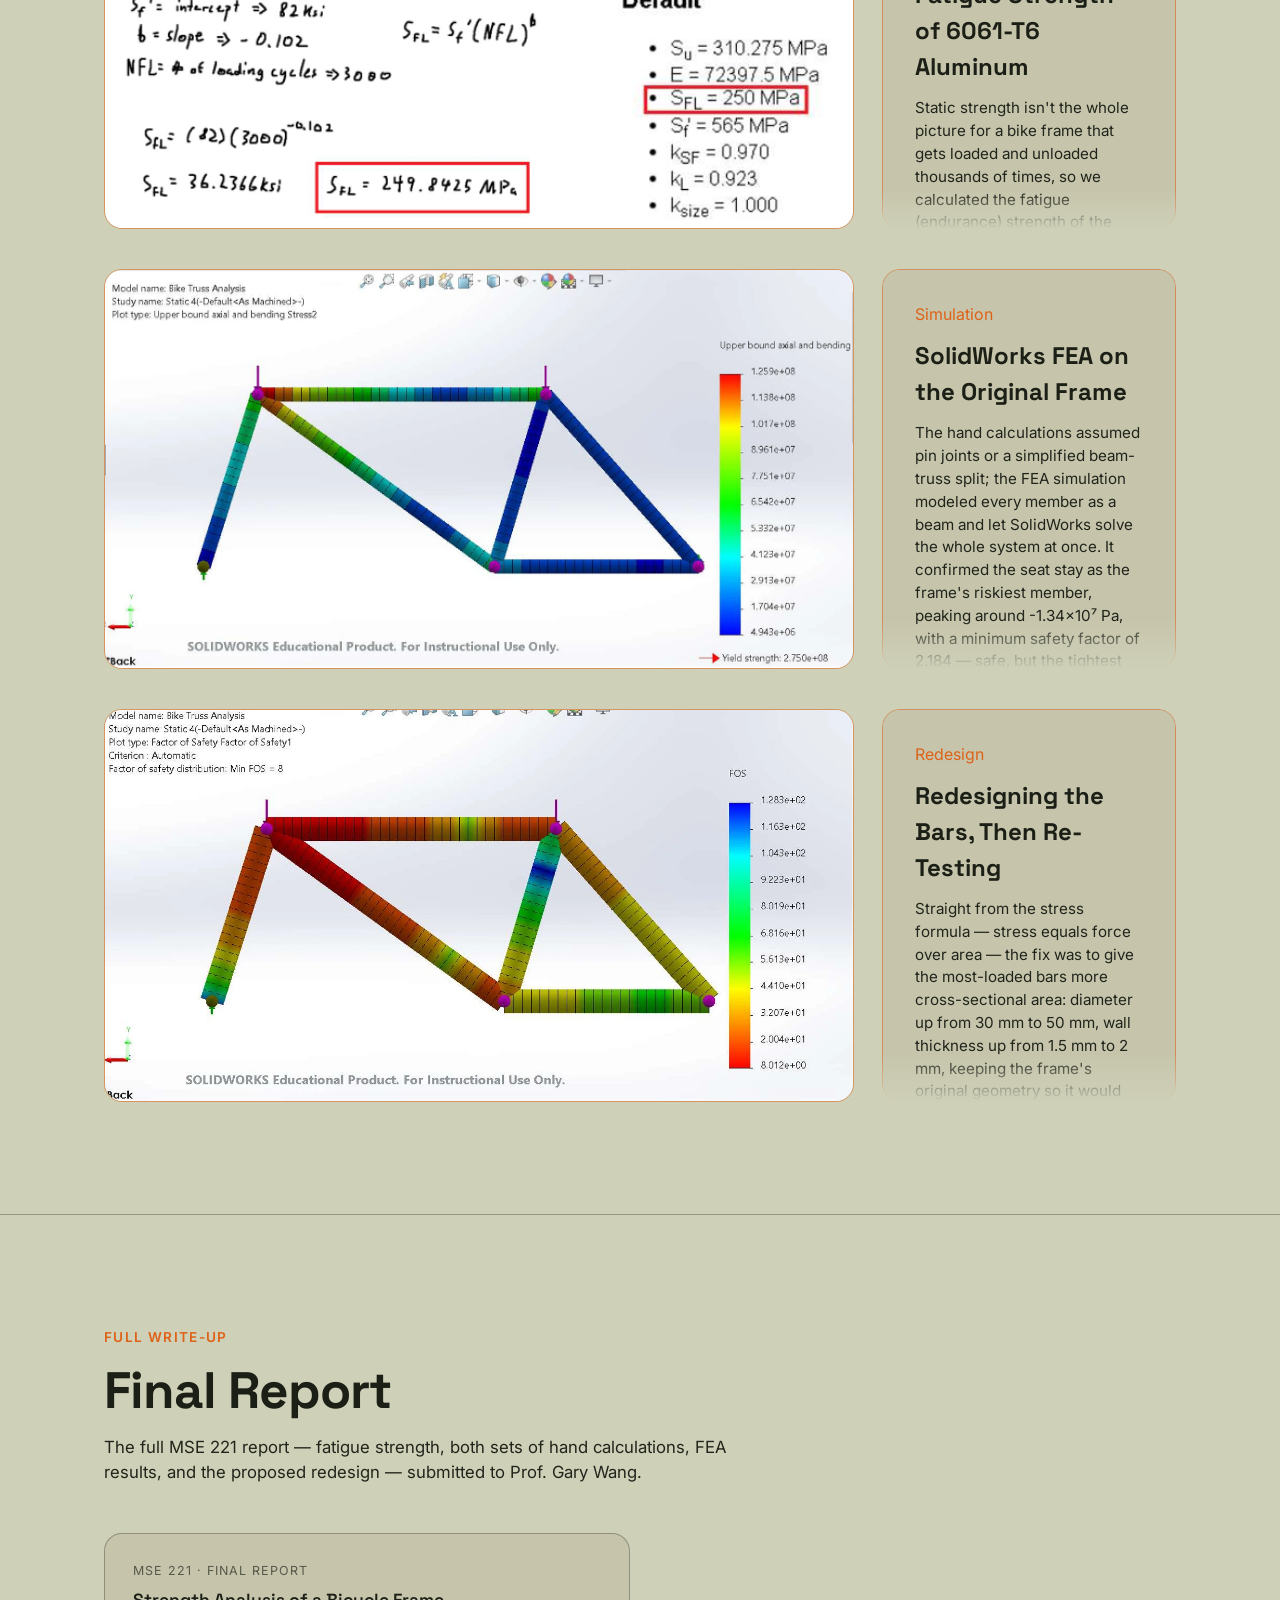
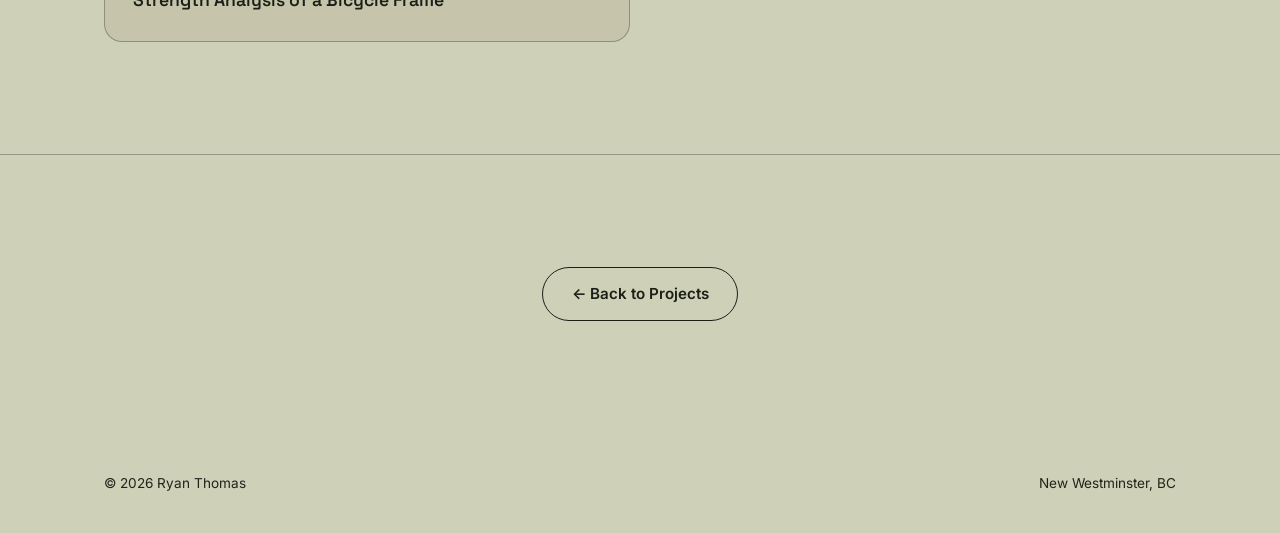
<file: bike-frame-analysis.html>
<!DOCTYPE html>
<html lang="en">
<head>
<meta charset="UTF-8" />
<meta name="viewport" content="width=device-width, initial-scale=1.0" />
<title>Bike Frame Analysis — Ryan Thomas</title>
<meta name="description" content="A structural strength analysis of a bicycle frame — hand truss calculations, SolidWorks FEA, fatigue strength, and a redesign that nearly quadrupled the minimum safety factor." />

<link rel="preconnect" href="https://fonts.googleapis.com">
<link rel="preconnect" href="https://fonts.gstatic.com" crossorigin>
<link href="https://fonts.googleapis.com/css2?family=Space+Grotesk:wght@400;500;600;700&family=Inter:wght@400;500;600&display=swap" rel="stylesheet">

<link rel="stylesheet" href="css/style.css?v=30" />
</head>
<body>

<div class="grain"></div>

<header class="site-header" id="site-header">
  <div class="header-inner">
    <a href="index.html" class="logo">RT.</a>
    <nav class="main-nav" id="main-nav">
      <a href="index.html#about">About</a>
      <a href="index.html#experience">Experience</a>
      <a href="index.html#projects">Projects</a>
      <a href="index.html#skills">Skills</a>
      <a href="index.html#contact" class="nav-cta">Contact</a>
    </nav>
    <button class="menu-toggle" id="menu-toggle" aria-label="Toggle menu">
      <span></span><span></span><span></span>
    </button>
  </div>
</header>

<main>
  <section class="section project-page-header">
    <div class="section-inner">
      <a href="index.html#projects" class="btn btn-outline back-link">← Back to Projects</a>

      <p class="section-label reveal">Mechanical · Structural Engineering · Oct — Dec 2023</p>
      <h1 class="section-title big reveal">Bike Frame Analysis</h1>
      <p class="section-intro reveal">
        A five-person MSE 221 team project analyzing the structural strength of a bicycle
        frame under real riding loads — hand truss calculations, a SolidWorks FEA simulation,
        and a redesign that nearly quadrupled the frame's minimum safety factor.
      </p>

      <div class="project-hero-media reveal">
        <img src="assets/images/bike-frame/bike-fea-modified-fos.webp" alt="SolidWorks factor of safety diagram of the redesigned bike frame, showing a minimum FOS of 8" loading="lazy" />
      </div>

      <h2 class="section-title small reveal">Overview</h2>
      <p class="prose reveal">
        For our MSE 221 final project, myself, Cole Castonguay, Jihoi Jung, Simr Virk, and Isac
        Yeung — all contributing equally — picked a real bike, the Marin Terra Linda 3 2021, and
        put its aluminum 6061-T6 frame through a full structural analysis: is it actually strong
        enough for how it's ridden, and if it isn't obviously overbuilt, where's the margin? We
        started by measuring the frame to build an accurate free-body diagram, then worked the
        problem two ways by hand — first treating the whole frame as a pin-jointed truss, then a
        more realistic version with the top tube removed and only the seat stay and chain stay
        treated as true truss members, everything else as beams carrying bending moments as well
        as axial load. Both hand analyses fed into a full SolidWorks FEA simulation treating
        every member as a beam, which is what let us actually trust the numbers.
      </p>
      <p class="prose reveal">
        We also calculated the material's fatigue strength directly — aluminum 6061-T6's
        endurance limit at 3,000 load cycles works out to about 250 MPa by the S-N formula,
        which we cross-checked against the eFatigue tool and matched. Under the loading we
        assumed (roughly 1600 N at the seat, 200 N at the front), the original frame held up
        with a minimum safety factor of 2.184 at the seat stay — its most stressed member — but
        that margin was tighter than we wanted to see on a bike's main structural bar. So we
        proposed a modification: increasing bar diameter from 30 mm to 50 mm and wall thickness
        from 1.5 mm to 2 mm, straight out of the stress formula (stress is force over area — more
        area, less stress, same load). Re-running the FEA on the modified frame dropped the
        seat stay's peak stress from roughly -1.34×10⁷ Pa to -5.92×10⁶ Pa and pushed the minimum
        safety factor up to 8.01, for a weight increase we judged negligible on what's already a
        cruiser-class bike — the kind of bike where a little extra mass in the tubing doesn't
        change how it rides.
      </p>
    </div>
  </section>

  <!-- SYSTEM MODULES -->
  <section class="section">
    <div class="section-inner">
      <p class="section-label reveal">Analysis &amp; Redesign</p>
      <h2 class="section-title reveal">From Hand Calcs to FEA</h2>
      <p class="section-intro reveal">Two independent hand analyses, a fatigue check, a full SolidWorks simulation, and a redesign proven out by re-running the numbers.</p>

      <div class="module-list">

        <div class="module-row reveal">
          <img class="module-image" src="assets/images/bike-frame/bike-free-body-diagram.png" alt="Hand-drawn free-body diagram of the bike frame, labeled with joints A through E, applied loads, and bar lengths" loading="lazy" />
          <div class="module-text">
            <span class="project-tag">Setup</span>
            <h3>Measuring the Frame</h3>
            <p>We started with a real bike — the Marin Terra Linda 3 2021 — and measured its frame geometry directly rather than working off a spec sheet, building it into a labeled free-body diagram with every joint (A through E) and bar length defined. That diagram, with an estimated 1600 N load at the seat and 200 N at the front, is what every calculation after it — hand or FEA — was built on top of.</p>
          </div>
        </div>

        <div class="module-row reveal">
          <img class="module-image" src="assets/images/bike-frame/bike-hand-calculations.png" alt="Hand calculations solving for reaction forces and member forces at joint A of the bike frame truss" loading="lazy" />
          <div class="module-text">
            <span class="project-tag">Hand Calculations</span>
            <h3>Two Structural Assumptions, Worked by Hand</h3>
            <p>We solved the frame's internal forces by hand under two different assumptions. First, treating the entire frame as a pin-jointed truss — every bar takes pure axial load — and solving joint by joint for reaction forces, member forces, and stresses. Second, a more realistic combined model: the top tube removed and moments added at two joints, with only the seat stay and chain stay still treated as trusses while the rest carry bending as beams. The seat stay and chain stay came out more heavily loaded in the combined model, which made sense — with the top tube gone, more of the load had to route through those two bars instead of spreading across the frame.</p>
          </div>
        </div>

        <div class="module-row reveal">
          <img class="module-image" src="assets/images/bike-frame/bike-fatigue-strength-calc.png" alt="Hand calculation of the fatigue (endurance) strength of aluminum 6061-T6, landing on 250 MPa" loading="lazy" />
          <div class="module-text">
            <span class="project-tag">Material</span>
            <h3>Fatigue Strength of 6061-T6 Aluminum</h3>
            <p>Static strength isn't the whole picture for a bike frame that gets loaded and unloaded thousands of times, so we calculated the fatigue (endurance) strength of the aluminum 6061-T6 frame material using the standard S-N formula at 3,000 load cycles, landing on roughly 36.2 ksi — about 250 MPa. We cross-checked that number against the eFatigue tool referenced in the project brief and got the same rounded value, which gave us confidence the frame material has real margin against fatigue failure under normal riding, not just a single worst-case load.</p>
          </div>
        </div>

        <div class="module-row reveal">
          <img class="module-image" src="assets/images/bike-frame/bike-fea-original-stress.webp" alt="SolidWorks axial and bending stress diagram of the original bike frame, peaking at 1.259e8 Pa against a yield strength of 2.75e8 Pa" loading="lazy" />
          <div class="module-text">
            <span class="project-tag">Simulation</span>
            <h3>SolidWorks FEA on the Original Frame</h3>
            <p>The hand calculations assumed pin joints or a simplified beam-truss split; the FEA simulation modeled every member as a beam and let SolidWorks solve the whole system at once. It confirmed the seat stay as the frame's riskiest member, peaking around -1.34×10⁷ Pa, with a minimum safety factor of 2.184 — safe, but the tightest margin anywhere on the frame. The FEA numbers didn't match our hand calculations exactly, which we flagged honestly in the report rather than papering over; the general pattern (seat stay and chain stay most loaded) held across every method we used, which is what actually mattered for deciding where to reinforce.</p>
          </div>
        </div>

        <div class="module-row reveal">
          <img class="module-image" src="assets/images/bike-frame/bike-fea-modified-fos.webp" alt="SolidWorks factor of safety diagram of the redesigned bike frame, showing a minimum FOS of 8, up from 2.184 on the original" loading="lazy" />
          <div class="module-text">
            <span class="project-tag">Redesign</span>
            <h3>Redesigning the Bars, Then Re-Testing</h3>
            <p>Straight from the stress formula — stress equals force over area — the fix was to give the most-loaded bars more cross-sectional area: diameter up from 30 mm to 50 mm, wall thickness up from 1.5 mm to 2 mm, keeping the frame's original geometry so it would still fit and handle the same. Re-running the FEA on the modified frame dropped the seat stay's peak stress to about -5.92×10⁶ Pa and raised the minimum safety factor from 2.184 to 8.01 — roughly a 3.7× improvement — for a weight increase we judged negligible on a cruiser frame that was never chasing minimum weight in the first place.</p>
          </div>
        </div>

      </div>
    </div>
  </section>

  <!-- FINAL REPORT -->
  <section class="section">
    <div class="section-inner">
      <p class="section-label reveal">Full Write-Up</p>
      <h2 class="section-title reveal">Final Report</h2>
      <p class="section-intro reveal">The full MSE 221 report — fatigue strength, both sets of hand calculations, FEA results, and the proposed redesign — submitted to Prof. Gary Wang.</p>

      <div class="contact-links reveal">
        <a href="assets/documents/Bike-Frame-Analysis-Final-Report.pdf" class="contact-link" download>
          <span class="contact-label">MSE 221 · Final Report</span>
          <span class="contact-value">Strength Analysis of a Bicycle Frame</span>
        </a>
      </div>
    </div>
  </section>

  <!-- BACK -->
  <section class="section back-nav">
    <div class="section-inner">
      <a href="index.html#projects" class="btn btn-outline">← Back to Projects</a>
    </div>
  </section>
</main>

<footer class="site-footer">
  <div class="section-inner footer-inner">
    <span>© <span id="year"></span> Ryan Thomas</span>
    <span>New Westminster, BC</span>
  </div>
</footer>

<script src="js/main.js?v=30"></script>
</body>
</html>
</file>
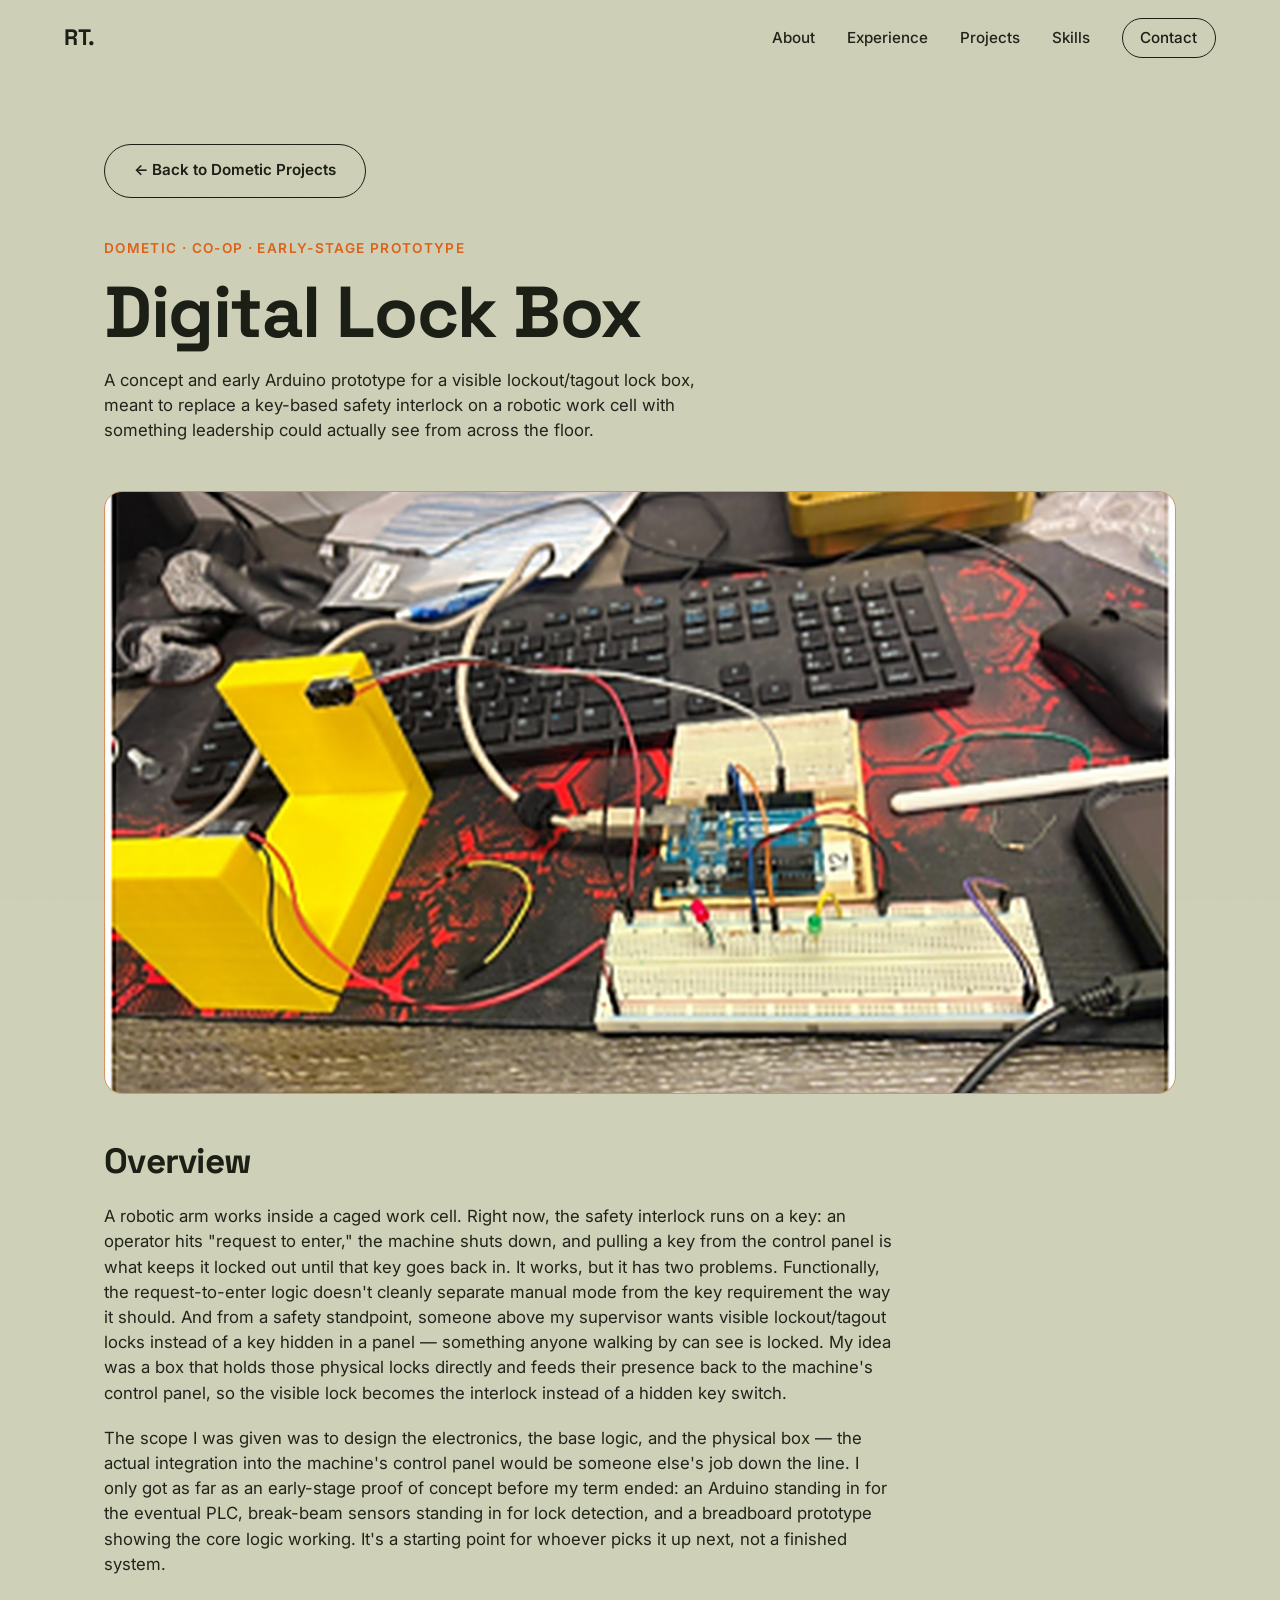
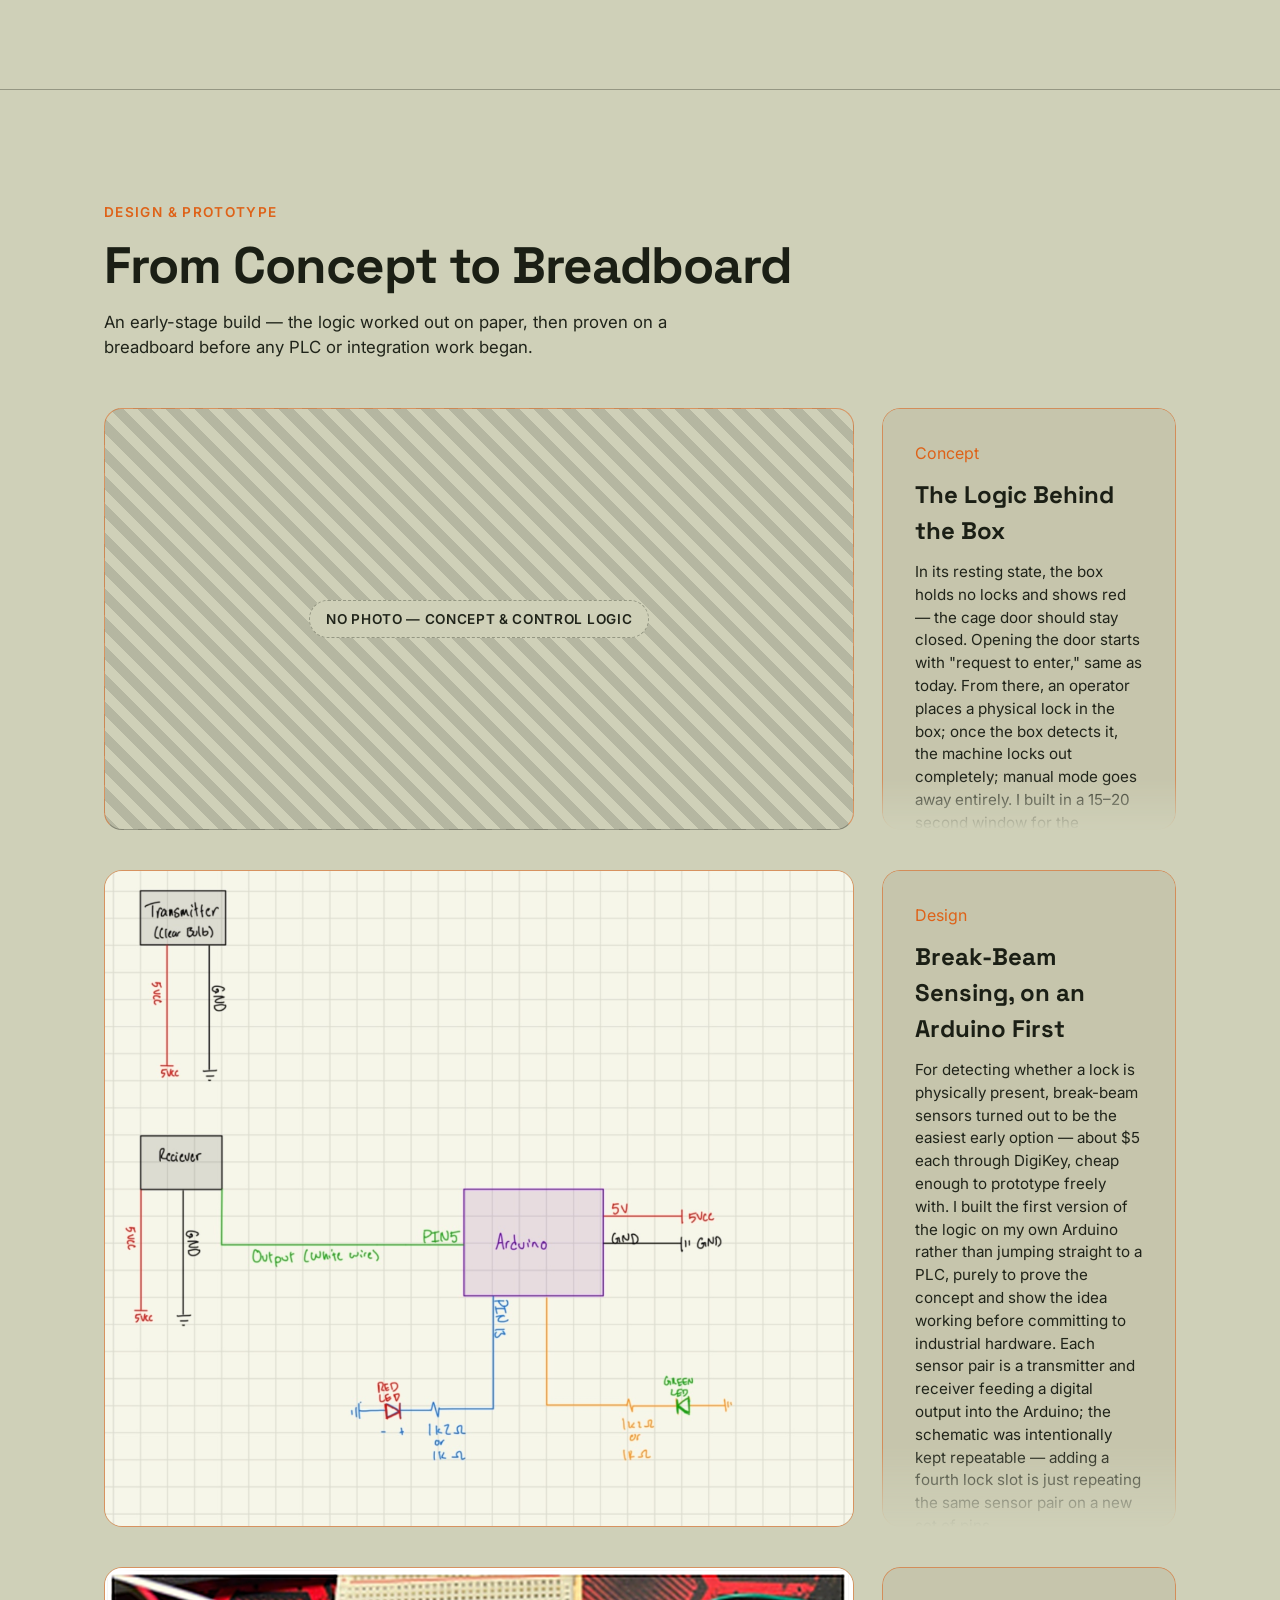
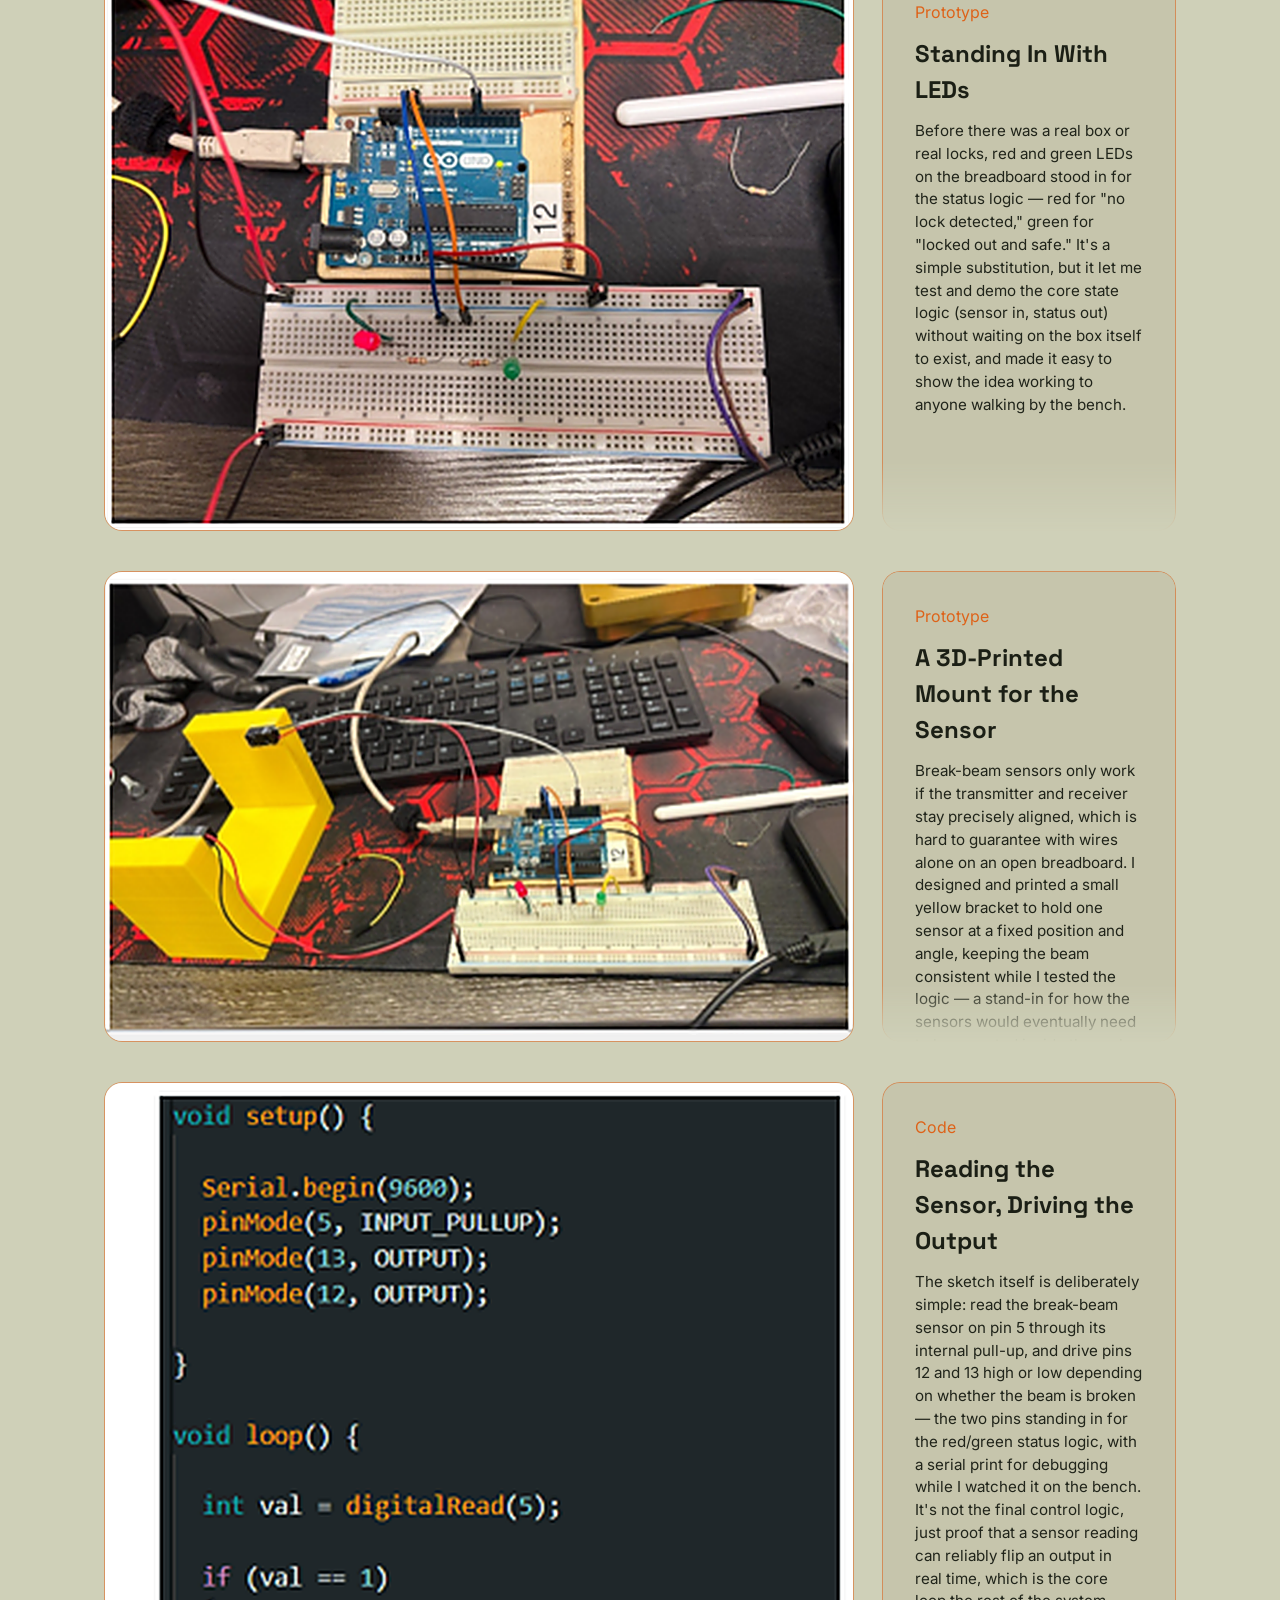
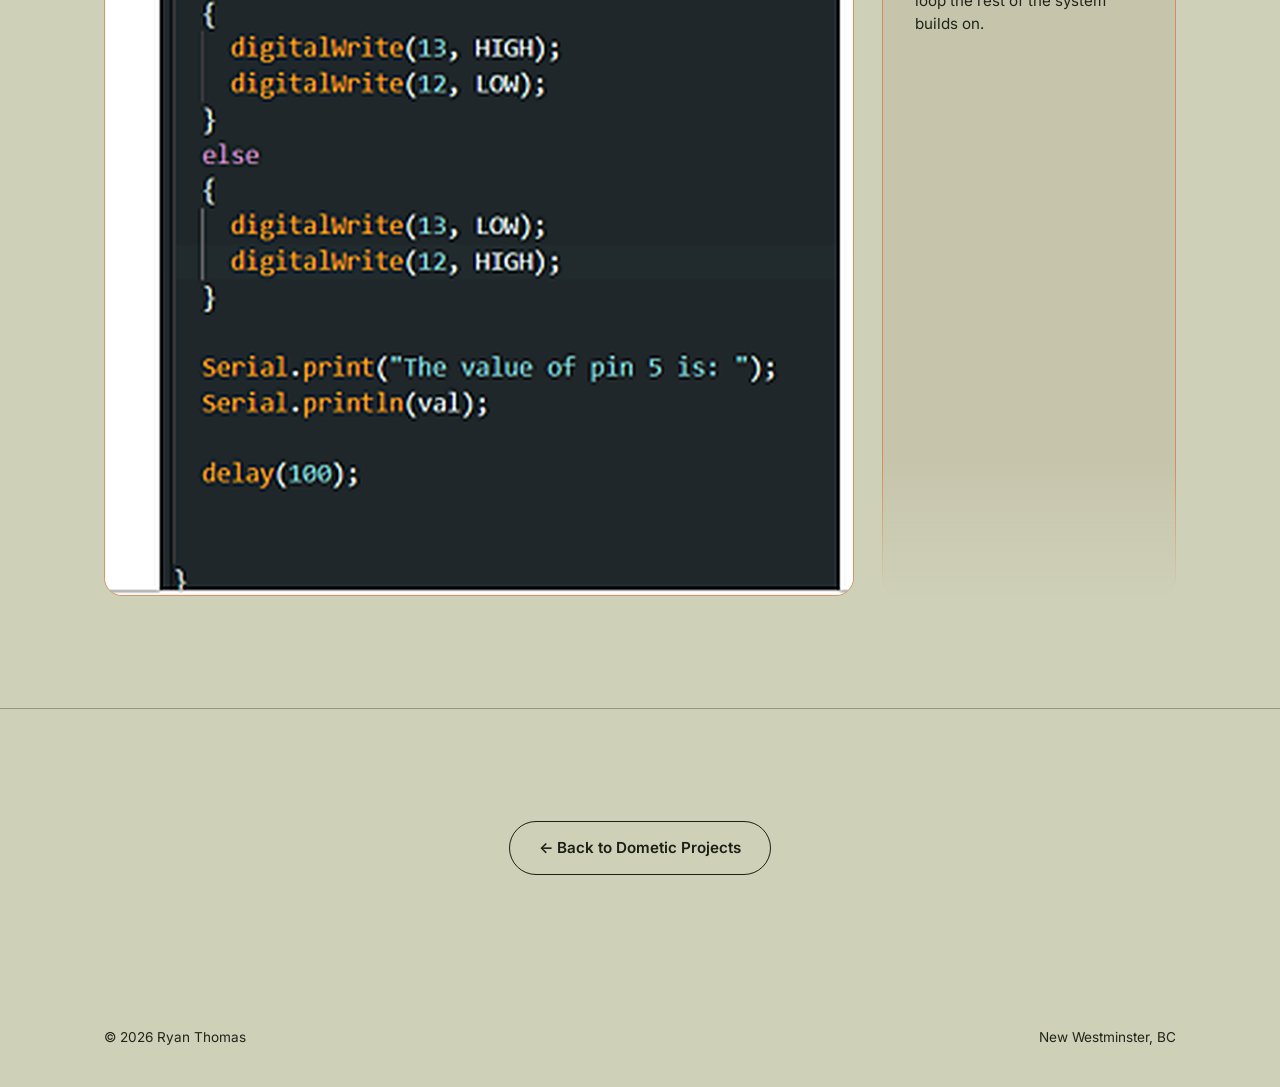
<file: digital-lock-box.html>
<!DOCTYPE html>
<html lang="en">
<head>
<meta charset="UTF-8" />
<meta name="viewport" content="width=device-width, initial-scale=1.0" />
<title>Digital Lock Box — Ryan Thomas</title>
<meta name="description" content="An early-stage Arduino prototype for a visible lockout/tagout lock box, designed to replace a robotic work-cell's key-based safety interlock at Dometic Vancouver." />

<link rel="preconnect" href="https://fonts.googleapis.com">
<link rel="preconnect" href="https://fonts.gstatic.com" crossorigin>
<link href="https://fonts.googleapis.com/css2?family=Space+Grotesk:wght@400;500;600;700&family=Inter:wght@400;500;600&display=swap" rel="stylesheet">

<link rel="stylesheet" href="css/style.css?v=30" />
</head>
<body>

<div class="grain"></div>

<header class="site-header" id="site-header">
  <div class="header-inner">
    <a href="index.html" class="logo">RT.</a>
    <nav class="main-nav" id="main-nav">
      <a href="index.html#about">About</a>
      <a href="index.html#experience">Experience</a>
      <a href="index.html#projects">Projects</a>
      <a href="index.html#skills">Skills</a>
      <a href="index.html#contact" class="nav-cta">Contact</a>
    </nav>
    <button class="menu-toggle" id="menu-toggle" aria-label="Toggle menu">
      <span></span><span></span><span></span>
    </button>
  </div>
</header>

<main>
  <section class="section project-page-header">
    <div class="section-inner">
      <a href="dometic-projects.html" class="btn btn-outline back-link">← Back to Dometic Projects</a>

      <p class="section-label reveal">Dometic · Co-Op · Early-Stage Prototype</p>
      <h1 class="section-title big reveal">Digital Lock Box</h1>
      <p class="section-intro reveal">
        A concept and early Arduino prototype for a visible lockout/tagout lock box, meant to
        replace a key-based safety interlock on a robotic work cell with something leadership
        could actually see from across the floor.
      </p>

      <div class="project-hero-media reveal">
        <img src="assets/images/lock-box/lockbox-breadboard-wide.png" alt="Early Arduino breadboard prototype for the lock box, with a 3D-printed sensor bracket, on a workbench" loading="lazy" />
      </div>

      <h2 class="section-title small reveal">Overview</h2>
      <p class="prose reveal">
        A robotic arm works inside a caged work cell. Right now, the safety interlock runs on a
        key: an operator hits "request to enter," the machine shuts down, and pulling a key from
        the control panel is what keeps it locked out until that key goes back in. It works, but
        it has two problems. Functionally, the request-to-enter logic doesn't cleanly separate
        manual mode from the key requirement the way it should. And from a safety standpoint,
        someone above my supervisor wants visible lockout/tagout locks instead of a key hidden
        in a panel — something anyone walking by can see is locked. My idea was a box that holds
        those physical locks directly and feeds their presence back to the machine's control
        panel, so the visible lock becomes the interlock instead of a hidden key switch.
      </p>
      <p class="prose reveal">
        The scope I was given was to design the electronics, the base logic, and the physical box
        — the actual integration into the machine's control panel would be someone else's job
        down the line. I only got as far as an early-stage proof of concept before my term ended:
        an Arduino standing in for the eventual PLC, break-beam sensors standing in for lock
        detection, and a breadboard prototype showing the core logic working. It's a starting
        point for whoever picks it up next, not a finished system.
      </p>
    </div>
  </section>

  <!-- SYSTEM MODULES -->
  <section class="section">
    <div class="section-inner">
      <p class="section-label reveal">Design &amp; Prototype</p>
      <h2 class="section-title reveal">From Concept to Breadboard</h2>
      <p class="section-intro reveal">An early-stage build — the logic worked out on paper, then proven on a breadboard before any PLC or integration work began.</p>

      <div class="module-list">

        <div class="module-row reveal">
          <div class="module-image placeholder-media">
            <span>No photo — concept &amp; control logic</span>
          </div>
          <div class="module-text">
            <span class="project-tag">Concept</span>
            <h3>The Logic Behind the Box</h3>
            <p>In its resting state, the box holds no locks and shows red — the cage door should stay closed. Opening the door starts with "request to enter," same as today. From there, an operator places a physical lock in the box; once the box detects it, the machine locks out completely; manual mode goes away entirely. I built in a 15–20 second window for the operator to actually place the lock before the door commits to locking, sized to hold up to four locks so more than one person can be locked out at once. When the last lock is removed, the machine stays deliberately non-functional for 20 seconds before resetting and coming back online — a buffer to let the system recalibrate and confirm the cage is actually clear.</p>
          </div>
        </div>

        <div class="module-row reveal">
          <img class="module-image" src="assets/images/lock-box/lockbox-schematic.png" alt="Hand-drawn schematic showing a transmitter/receiver break-beam sensor pair wired into an Arduino, with output pins labeled" loading="lazy" />
          <div class="module-text">
            <span class="project-tag">Design</span>
            <h3>Break-Beam Sensing, on an Arduino First</h3>
            <p>For detecting whether a lock is physically present, break-beam sensors turned out to be the easiest early option — about $5 each through DigiKey, cheap enough to prototype freely with. I built the first version of the logic on my own Arduino rather than jumping straight to a PLC, purely to prove the concept and show the idea working before committing to industrial hardware. Each sensor pair is a transmitter and receiver feeding a digital output into the Arduino; the schematic was intentionally kept repeatable — adding a fourth lock slot is just repeating the same sensor pair on a new set of pins.</p>
          </div>
        </div>

        <div class="module-row reveal">
          <img class="module-image" src="assets/images/lock-box/lockbox-breadboard-close.png" alt="Closer view of the breadboard wiring, showing the Arduino Uno with red and green LEDs standing in for lock-status indicators" loading="lazy" />
          <div class="module-text">
            <span class="project-tag">Prototype</span>
            <h3>Standing In With LEDs</h3>
            <p>Before there was a real box or real locks, red and green LEDs on the breadboard stood in for the status logic — red for "no lock detected," green for "locked out and safe." It's a simple substitution, but it let me test and demo the core state logic (sensor in, status out) without waiting on the box itself to exist, and made it easy to show the idea working to anyone walking by the bench.</p>
          </div>
        </div>

        <div class="module-row reveal">
          <img class="module-image" src="assets/images/lock-box/lockbox-breadboard-wide.png" alt="Wide view of the breadboard prototype including the 3D-printed yellow bracket used to hold a break-beam sensor in alignment" loading="lazy" />
          <div class="module-text">
            <span class="project-tag">Prototype</span>
            <h3>A 3D-Printed Mount for the Sensor</h3>
            <p>Break-beam sensors only work if the transmitter and receiver stay precisely aligned, which is hard to guarantee with wires alone on an open breadboard. I designed and printed a small yellow bracket to hold one sensor at a fixed position and angle, keeping the beam consistent while I tested the logic — a stand-in for how the sensors would eventually need to be mounted inside the real box.</p>
          </div>
        </div>

        <div class="module-row reveal">
          <img class="module-image" src="assets/images/lock-box/lockbox-arduino-code.png" alt="Arduino sketch reading a break-beam sensor on pin 5 and driving status outputs on pins 12 and 13" loading="lazy" />
          <div class="module-text">
            <span class="project-tag">Code</span>
            <h3>Reading the Sensor, Driving the Output</h3>
            <p>The sketch itself is deliberately simple: read the break-beam sensor on pin 5 through its internal pull-up, and drive pins 12 and 13 high or low depending on whether the beam is broken — the two pins standing in for the red/green status logic, with a serial print for debugging while I watched it on the bench. It's not the final control logic, just proof that a sensor reading can reliably flip an output in real time, which is the core loop the rest of the system builds on.</p>
          </div>
        </div>

      </div>
    </div>
  </section>

  <!-- BACK -->
  <section class="section back-nav">
    <div class="section-inner">
      <a href="dometic-projects.html" class="btn btn-outline">← Back to Dometic Projects</a>
    </div>
  </section>
</main>

<footer class="site-footer">
  <div class="section-inner footer-inner">
    <span>© <span id="year"></span> Ryan Thomas</span>
    <span>New Westminster, BC</span>
  </div>
</footer>

<script src="js/main.js?v=30"></script>
</body>
</html>
</file>
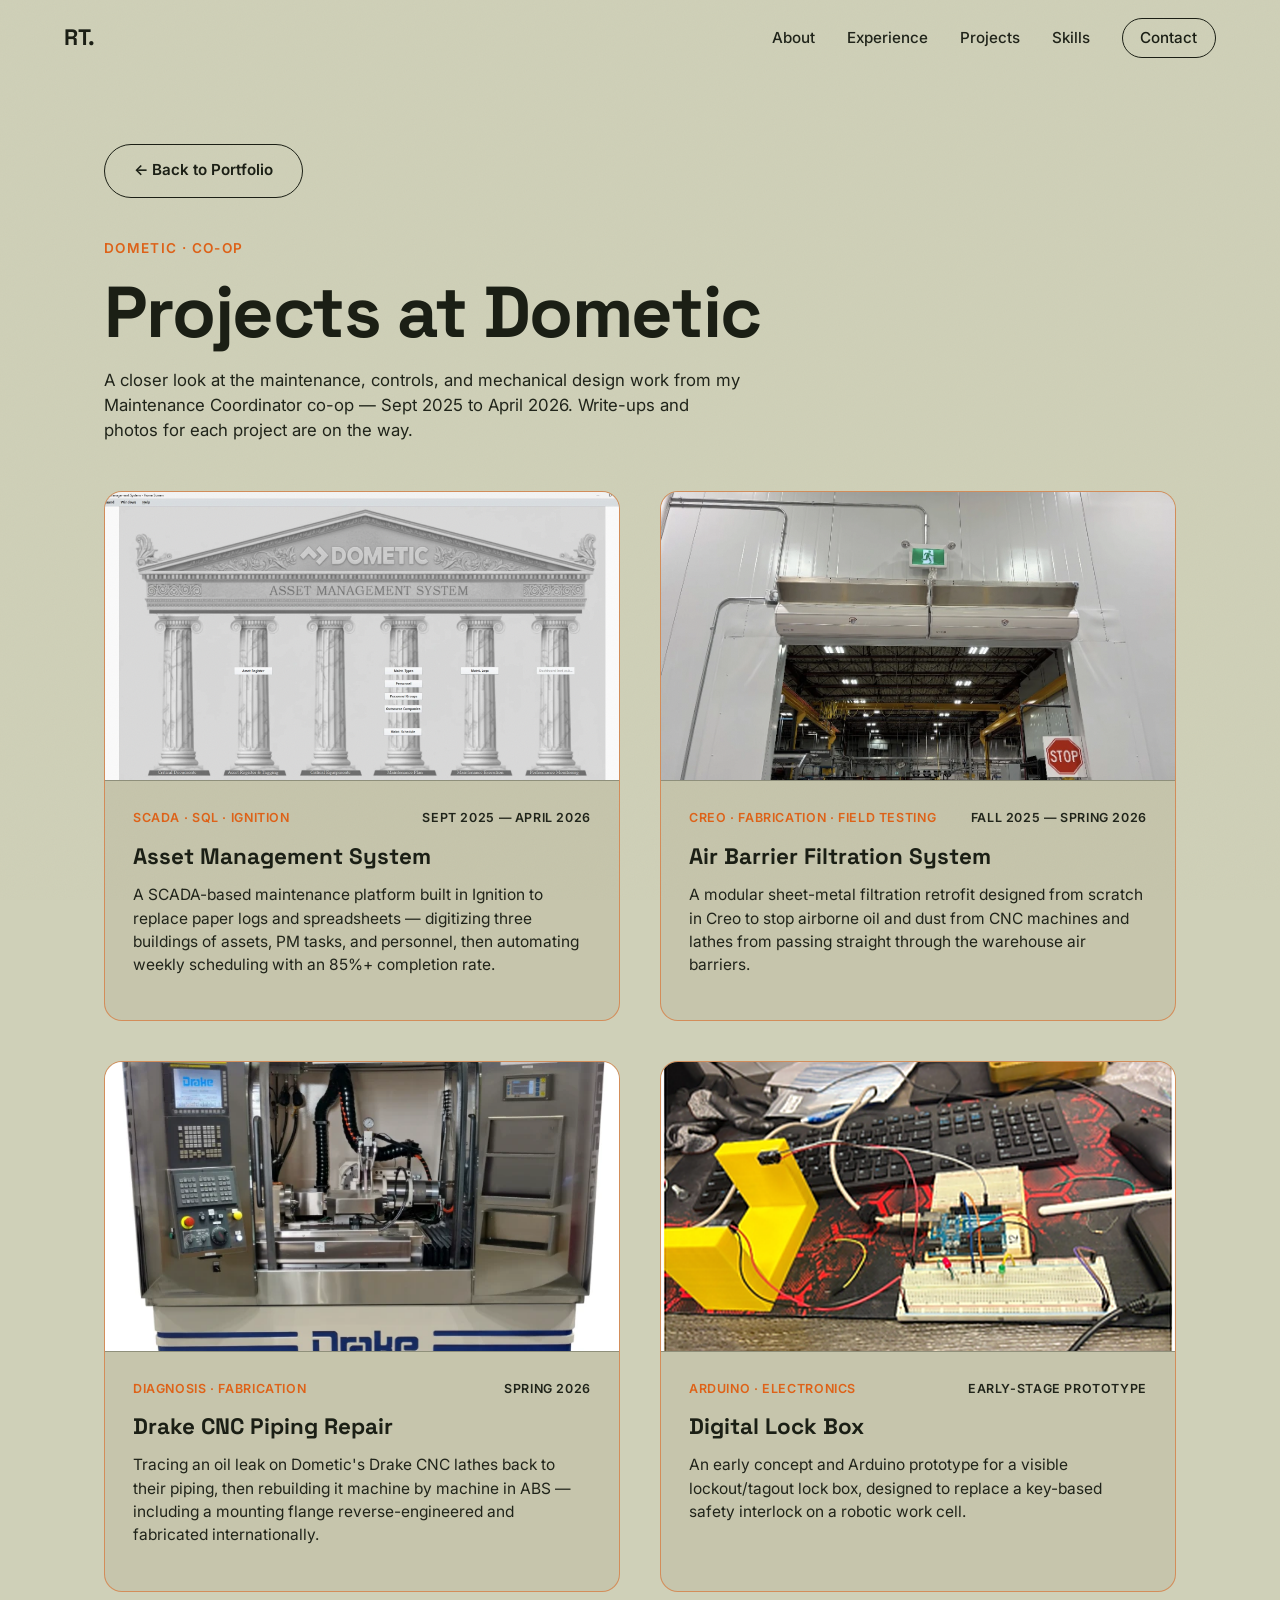
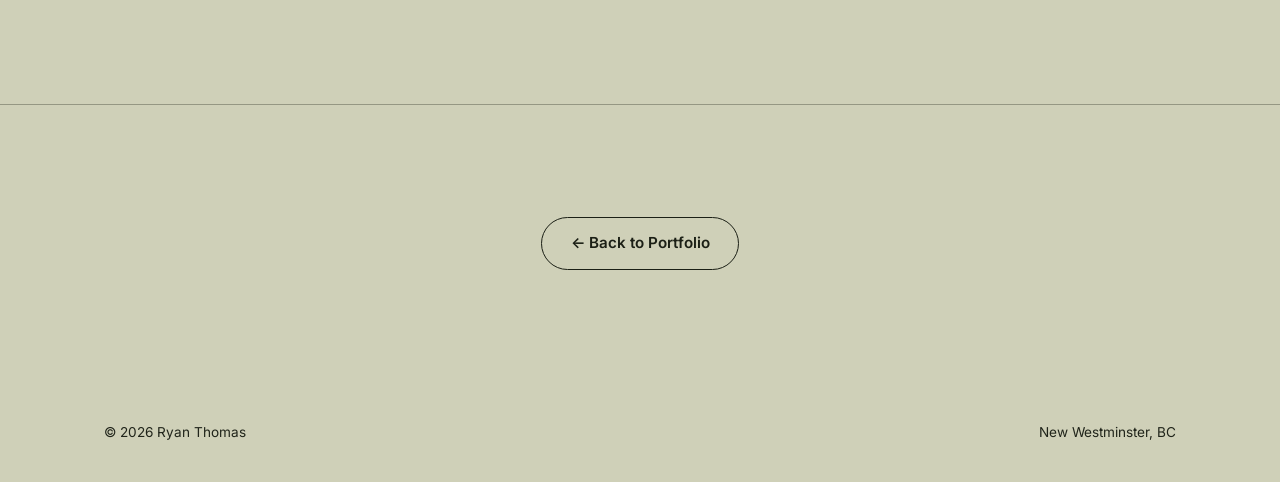
<file: dometic-projects.html>
<!DOCTYPE html>
<html lang="en">
<head>
<meta charset="UTF-8" />
<meta name="viewport" content="width=device-width, initial-scale=1.0" />
<title>Dometic Projects — Ryan Thomas</title>
<meta name="description" content="Projects and work from Ryan Thomas's Maintenance Coordinator co-op at Dometic." />

<link rel="preconnect" href="https://fonts.googleapis.com">
<link rel="preconnect" href="https://fonts.gstatic.com" crossorigin>
<link href="https://fonts.googleapis.com/css2?family=Space+Grotesk:wght@400;500;600;700&family=Inter:wght@400;500;600&display=swap" rel="stylesheet">

<link rel="stylesheet" href="css/style.css?v=30" />
</head>
<body>

<div class="grain"></div>

<header class="site-header" id="site-header">
  <div class="header-inner">
    <a href="index.html" class="logo">RT.</a>
    <nav class="main-nav" id="main-nav">
      <a href="index.html#about">About</a>
      <a href="index.html#experience">Experience</a>
      <a href="index.html#projects">Projects</a>
      <a href="index.html#skills">Skills</a>
      <a href="index.html#contact" class="nav-cta">Contact</a>
    </nav>
    <button class="menu-toggle" id="menu-toggle" aria-label="Toggle menu">
      <span></span><span></span><span></span>
    </button>
  </div>
</header>

<main>
  <section class="section project-page-header">
    <div class="section-inner">
      <a href="index.html#experience" class="btn btn-outline back-link">← Back to Portfolio</a>

      <p class="section-label reveal">Dometic · Co-Op</p>
      <h1 class="section-title big reveal">Projects at Dometic</h1>
      <p class="section-intro reveal">
        A closer look at the maintenance, controls, and mechanical design work from my
        Maintenance Coordinator co-op — Sept 2025 to April 2026. Write-ups and photos for
        each project are on the way.
      </p>

      <div class="project-grid">

        <a href="ams-scada.html" class="project-card reveal" aria-label="View the Asset Management System project">
          <div class="project-media media-photo">
            <img src="assets/images/ams/ams-home-pillars.webp" alt="Asset Management System home screen in Ignition" loading="lazy" />
          </div>
          <div class="project-body">
            <div class="project-meta">
              <span class="project-tag">SCADA · SQL · Ignition</span>
              <span class="project-date">Sept 2025 — April 2026</span>
            </div>
            <h3>Asset Management System</h3>
            <p>A SCADA-based maintenance platform built in Ignition to replace paper logs and spreadsheets — digitizing three buildings of assets, PM tasks, and personnel, then automating weekly scheduling with an 85%+ completion rate.</p>
          </div>
        </a>

        <a href="air-filtration.html" class="project-card reveal" aria-label="View the Air Barrier Filtration System project">
          <div class="project-media media-photo">
            <img src="assets/images/air-filtration/af-installed-dock-door.webp" alt="Completed air barrier filtration housings installed above a warehouse dock doorway" loading="lazy" />
          </div>
          <div class="project-body">
            <div class="project-meta">
              <span class="project-tag">Creo · Fabrication · Field Testing</span>
              <span class="project-date">Fall 2025 — Spring 2026</span>
            </div>
            <h3>Air Barrier Filtration System</h3>
            <p>A modular sheet-metal filtration retrofit designed from scratch in Creo to stop airborne oil and dust from CNC machines and lathes from passing straight through the warehouse air barriers.</p>
          </div>
        </a>

        <a href="drake-piping.html" class="project-card reveal" aria-label="View the Drake CNC Piping Repair project">
          <div class="project-media media-photo">
            <img src="assets/images/drake-piping/drake-machine-reference.webp" alt="A Drake CNC lathe, the type of machine the leaking oil piping was installed on" loading="lazy" />
          </div>
          <div class="project-body">
            <div class="project-meta">
              <span class="project-tag">Diagnosis · Fabrication</span>
              <span class="project-date">Spring 2026</span>
            </div>
            <h3>Drake CNC Piping Repair</h3>
            <p>Tracing an oil leak on Dometic's Drake CNC lathes back to their piping, then rebuilding it machine by machine in ABS — including a mounting flange reverse-engineered and fabricated internationally.</p>
          </div>
        </a>

        <a href="digital-lock-box.html" class="project-card reveal" aria-label="View the Digital Lock Box project">
          <div class="project-media media-photo">
            <img src="assets/images/lock-box/lockbox-breadboard-wide.png" alt="Early Arduino breadboard prototype for the lock box, with a 3D-printed sensor bracket" loading="lazy" />
          </div>
          <div class="project-body">
            <div class="project-meta">
              <span class="project-tag">Arduino · Electronics</span>
              <span class="project-date">Early-Stage Prototype</span>
            </div>
            <h3>Digital Lock Box</h3>
            <p>An early concept and Arduino prototype for a visible lockout/tagout lock box, designed to replace a key-based safety interlock on a robotic work cell.</p>
          </div>
        </a>

      </div>
    </div>
  </section>

  <!-- BACK -->
  <section class="section back-nav">
    <div class="section-inner">
      <a href="index.html#experience" class="btn btn-outline">← Back to Portfolio</a>
    </div>
  </section>
</main>

<footer class="site-footer">
  <div class="section-inner footer-inner">
    <span>© <span id="year"></span> Ryan Thomas</span>
    <span>New Westminster, BC</span>
  </div>
</footer>

<script src="js/main.js?v=30"></script>
</body>
</html>
</file>
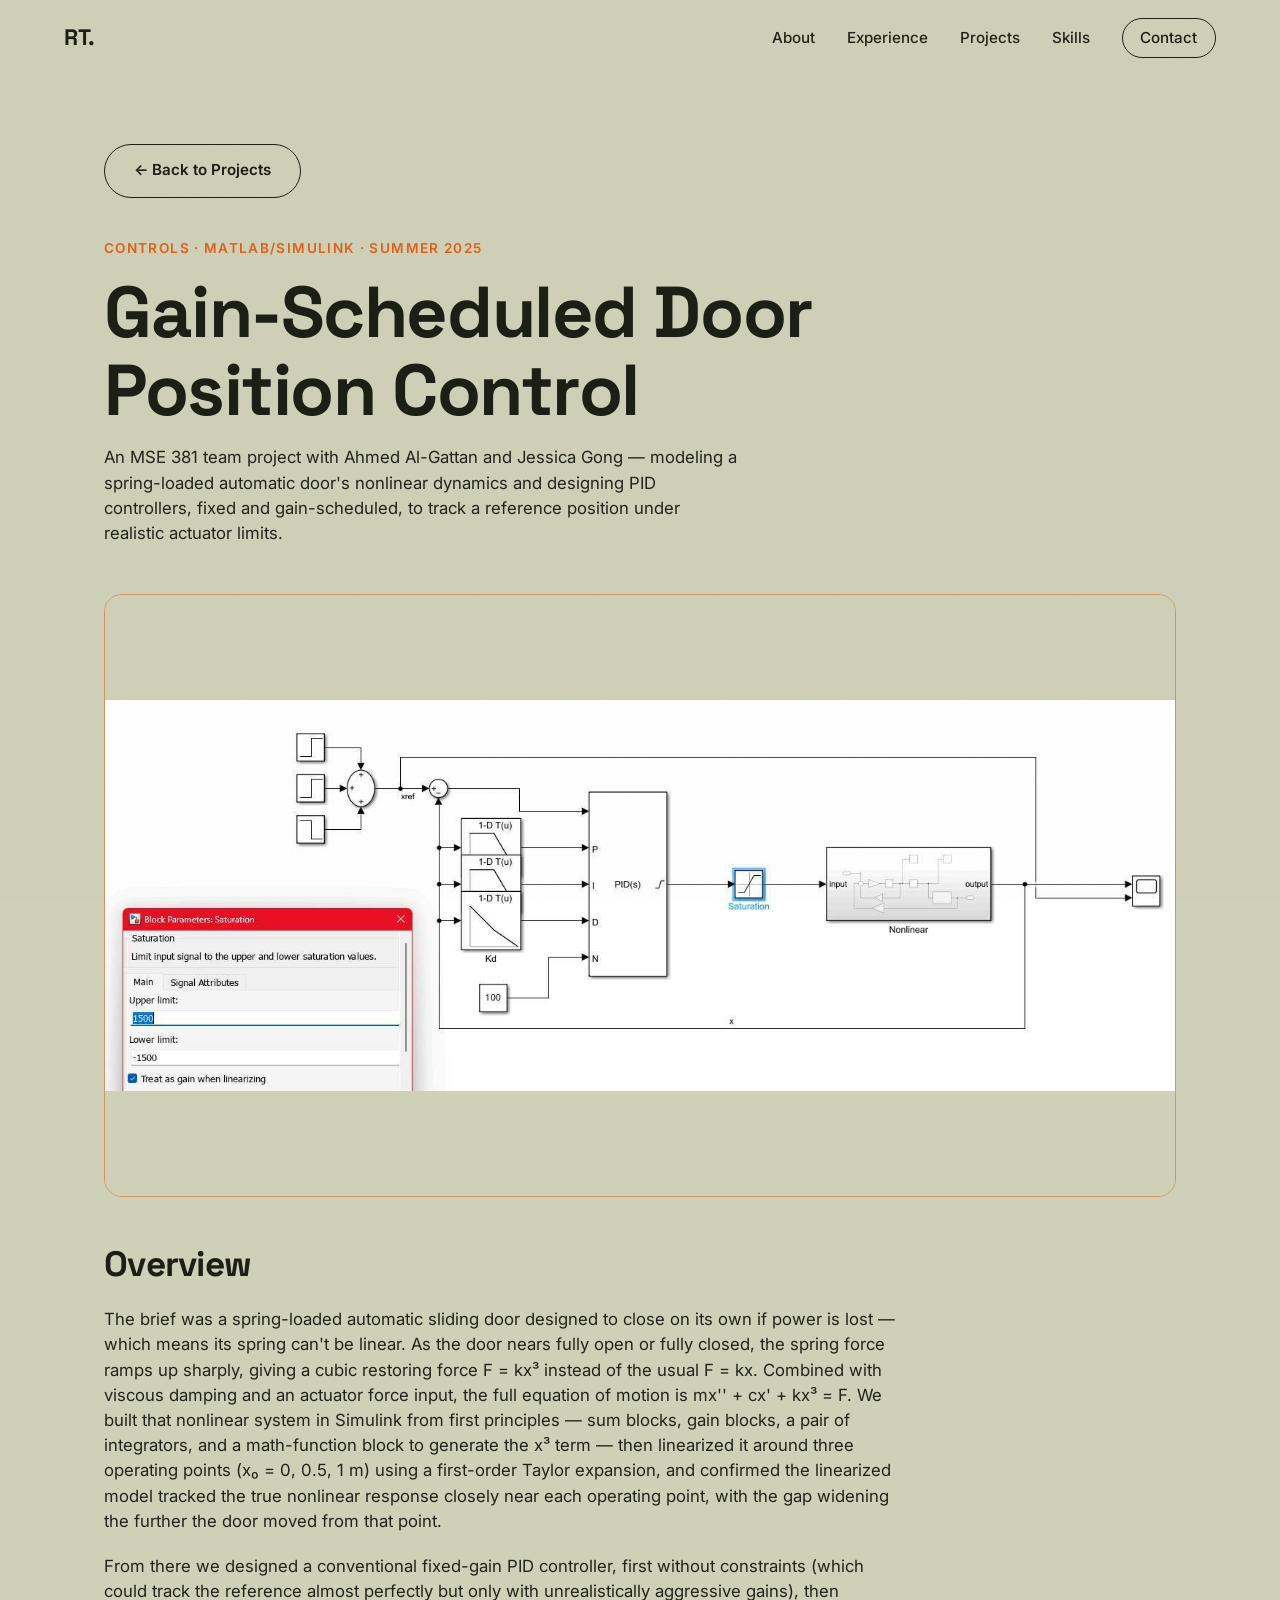
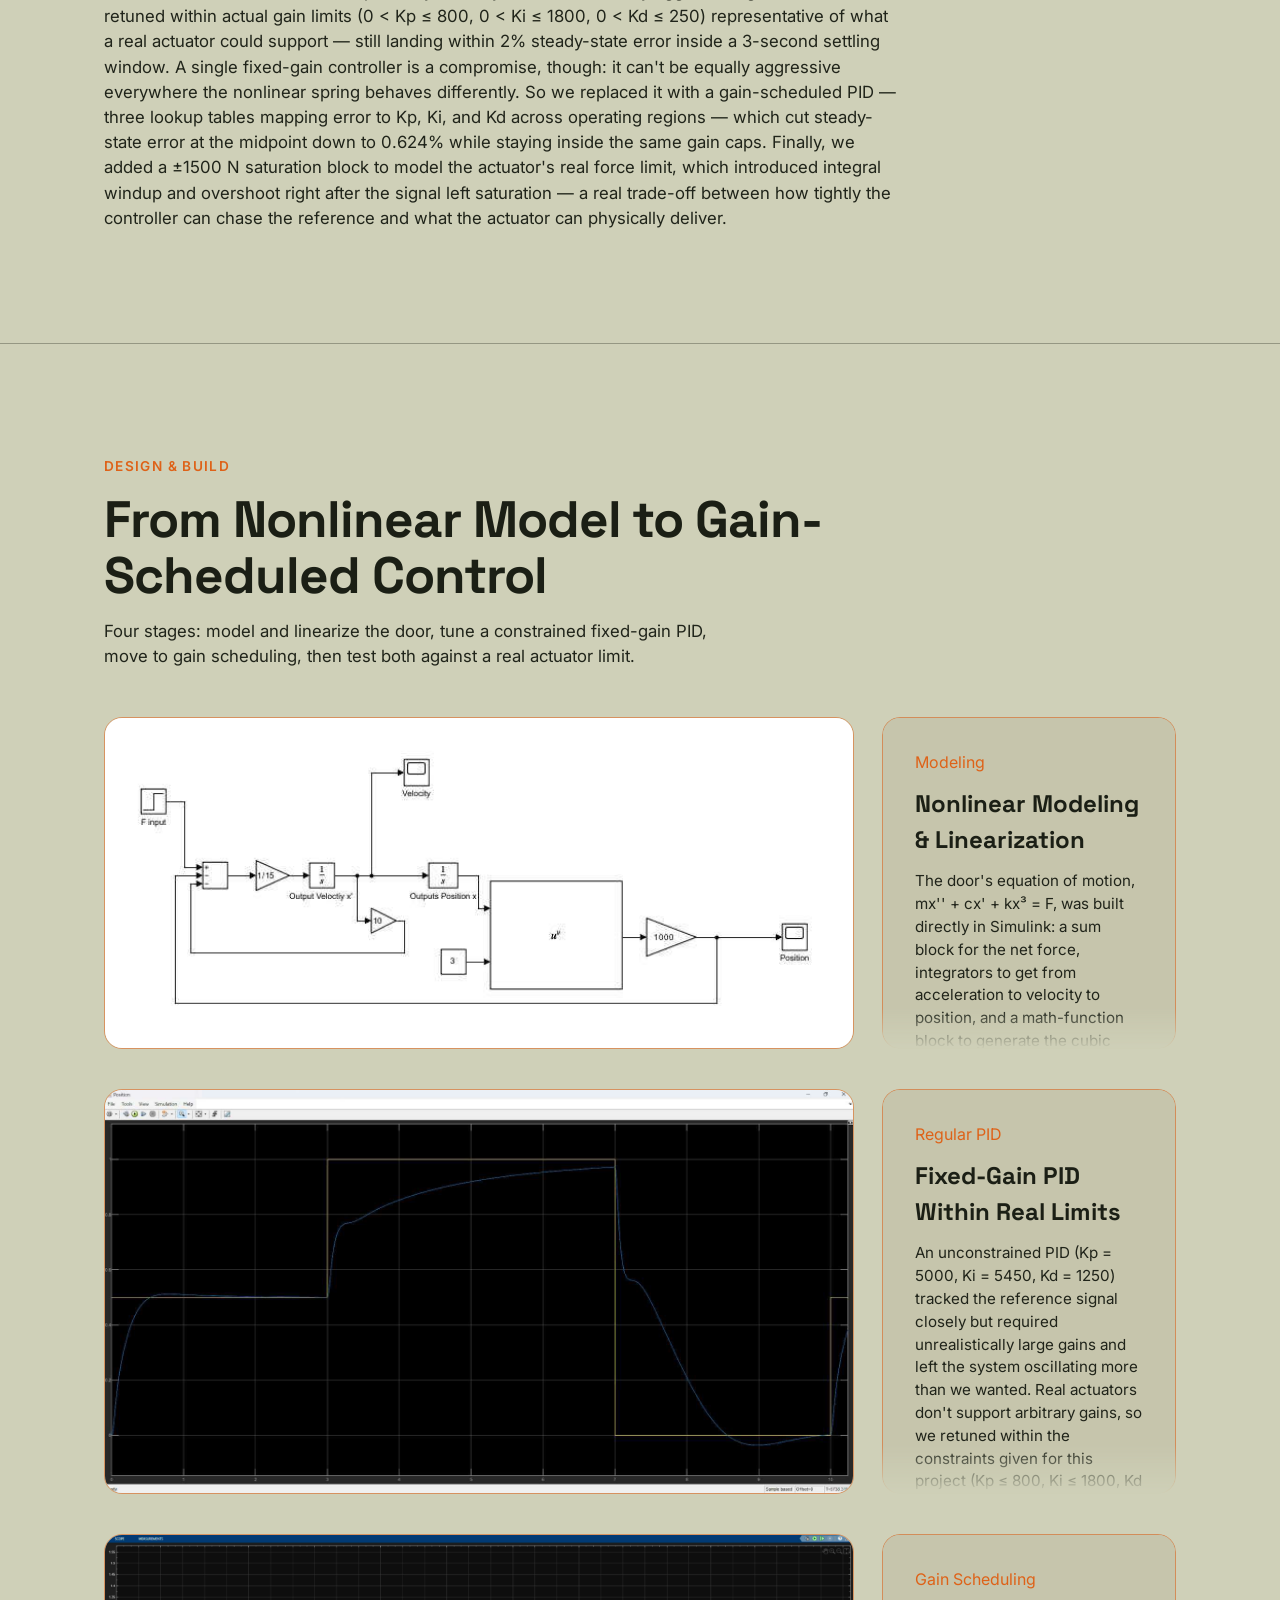
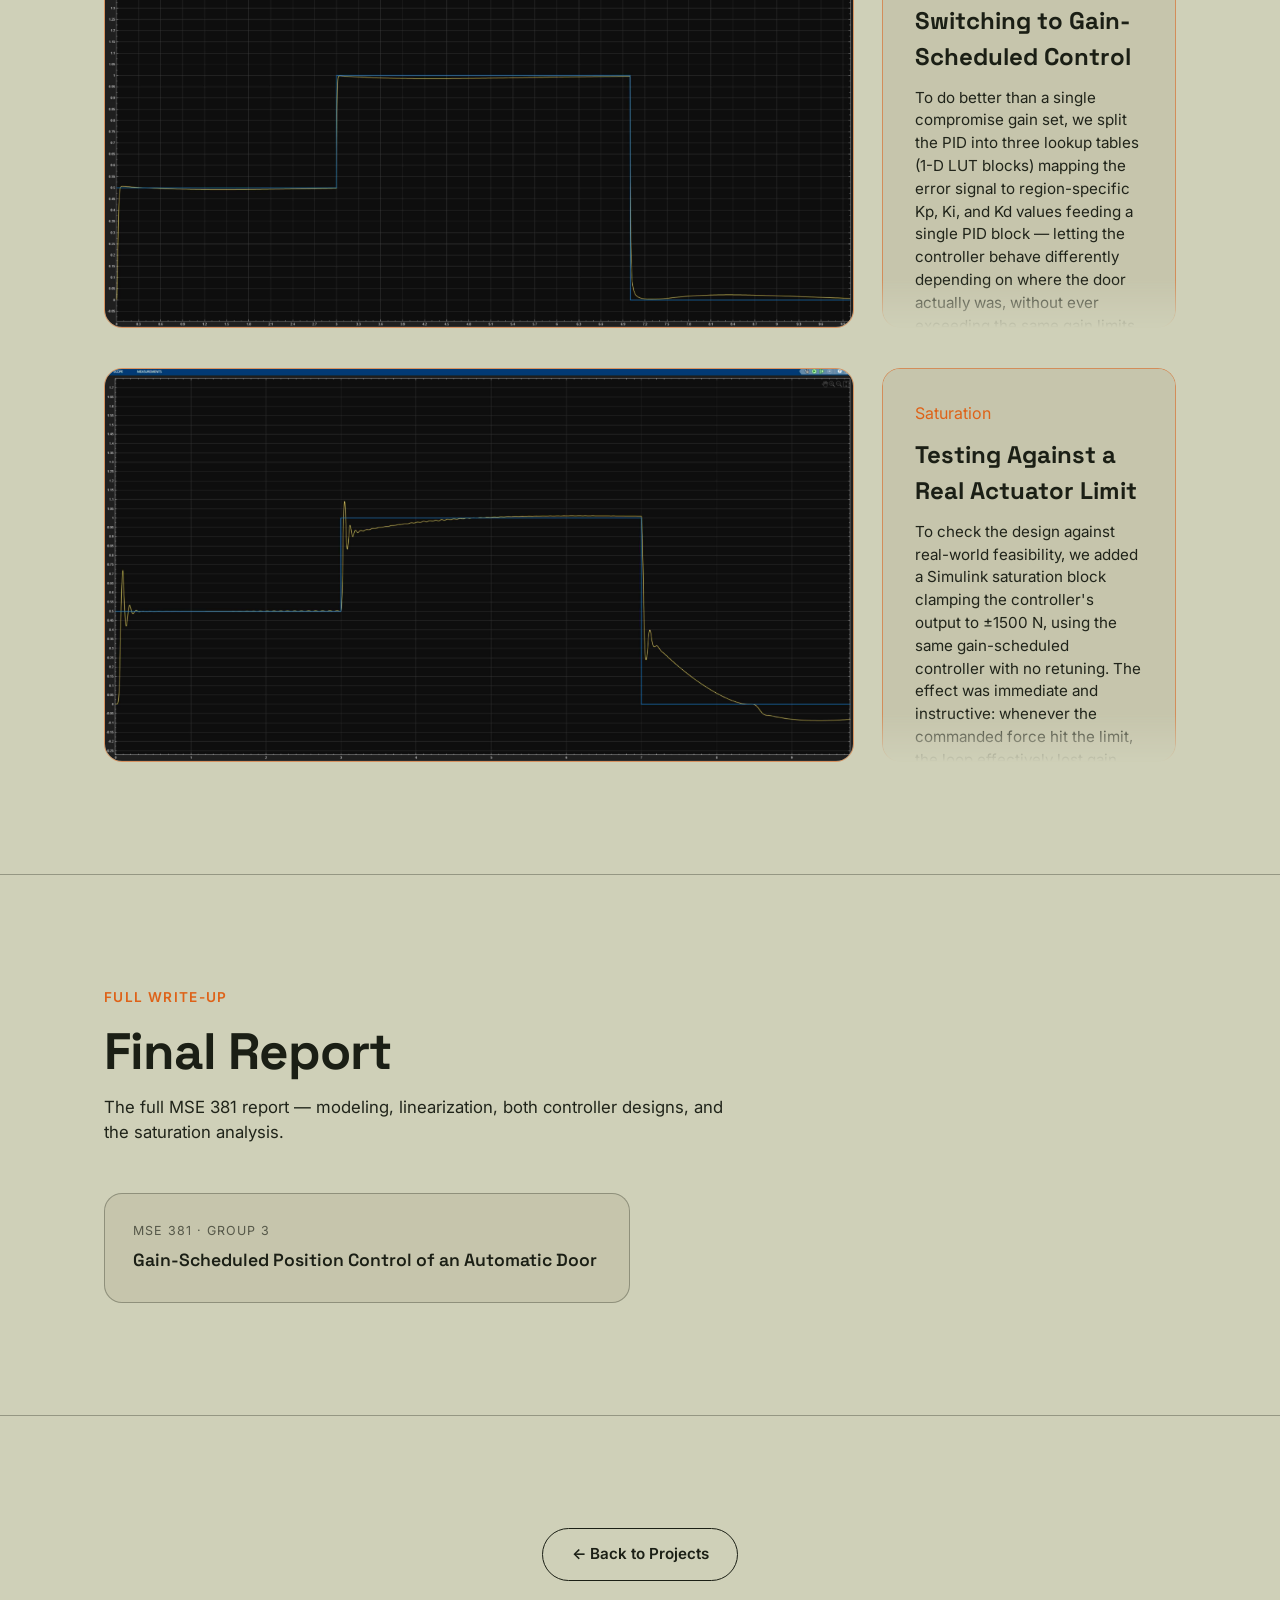
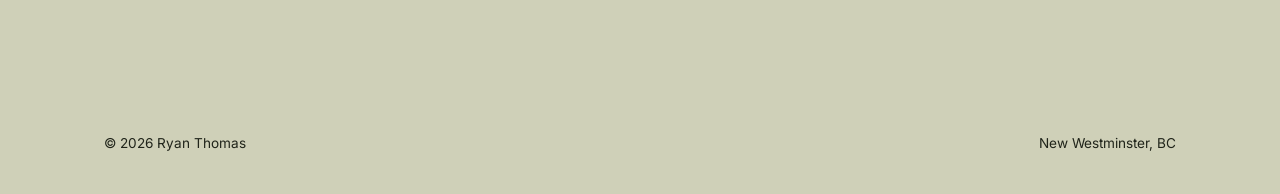
<file: door-position-control.html>
<!DOCTYPE html>
<html lang="en">
<head>
<meta charset="UTF-8" />
<meta name="viewport" content="width=device-width, initial-scale=1.0" />
<title>Gain-Scheduled Door Position Control — Ryan Thomas</title>
<meta name="description" content="Modeling a nonlinear spring-loaded automatic door and designing fixed-gain and gain-scheduled PID controllers in Simulink to track a reference position under actuator saturation." />

<link rel="preconnect" href="https://fonts.googleapis.com">
<link rel="preconnect" href="https://fonts.gstatic.com" crossorigin>
<link href="https://fonts.googleapis.com/css2?family=Space+Grotesk:wght@400;500;600;700&family=Inter:wght@400;500;600&display=swap" rel="stylesheet">

<link rel="stylesheet" href="css/style.css?v=30" />
</head>
<body>

<div class="grain"></div>

<header class="site-header" id="site-header">
  <div class="header-inner">
    <a href="index.html" class="logo">RT.</a>
    <nav class="main-nav" id="main-nav">
      <a href="index.html#about">About</a>
      <a href="index.html#experience">Experience</a>
      <a href="index.html#projects">Projects</a>
      <a href="index.html#skills">Skills</a>
      <a href="index.html#contact" class="nav-cta">Contact</a>
    </nav>
    <button class="menu-toggle" id="menu-toggle" aria-label="Toggle menu">
      <span></span><span></span><span></span>
    </button>
  </div>
</header>

<main>
  <section class="section project-page-header">
    <div class="section-inner">
      <a href="index.html#projects" class="btn btn-outline back-link">← Back to Projects</a>

      <p class="section-label reveal">Controls · MATLAB/Simulink · Summer 2025</p>
      <h1 class="section-title big reveal">Gain-Scheduled Door Position Control</h1>
      <p class="section-intro reveal">
        An MSE 381 team project with Ahmed Al-Gattan and Jessica Gong — modeling a
        spring-loaded automatic door's nonlinear dynamics and designing PID controllers, fixed
        and gain-scheduled, to track a reference position under realistic actuator limits.
      </p>

      <div class="project-hero-media contain reveal">
        <img src="assets/images/door-control/door-saturation-model.jpeg" alt="Final Simulink model: reference steps, gain-scheduled PID with lookup tables, saturation block, and the nonlinear door subsystem" loading="lazy" />
      </div>

      <h2 class="section-title small reveal">Overview</h2>
      <p class="prose reveal">
        The brief was a spring-loaded automatic sliding door designed to close on its own if
        power is lost — which means its spring can't be linear. As the door nears fully open
        or fully closed, the spring force ramps up sharply, giving a cubic restoring force
        F = kx³ instead of the usual F = kx. Combined with viscous damping and an actuator
        force input, the full equation of motion is mx'' + cx' + kx³ = F. We built that
        nonlinear system in Simulink from first principles — sum blocks, gain blocks, a pair of
        integrators, and a math-function block to generate the x³ term — then linearized it
        around three operating points (x₀ = 0, 0.5, 1 m) using a first-order Taylor expansion,
        and confirmed the linearized model tracked the true nonlinear response closely near
        each operating point, with the gap widening the further the door moved from that point.
      </p>
      <p class="prose reveal">
        From there we designed a conventional fixed-gain PID controller, first without
        constraints (which could track the reference almost perfectly but only with
        unrealistically aggressive gains), then retuned within actual gain limits
        (0 &lt; Kp ≤ 800, 0 &lt; Ki ≤ 1800, 0 &lt; Kd ≤ 250) representative of what a real
        actuator could support — still landing within 2% steady-state error inside a 3-second
        settling window. A single fixed-gain controller is a compromise, though: it can't be
        equally aggressive everywhere the nonlinear spring behaves differently. So we replaced
        it with a gain-scheduled PID — three lookup tables mapping error to Kp, Ki, and Kd
        across operating regions — which cut steady-state error at the midpoint down to 0.624%
        while staying inside the same gain caps. Finally, we added a ±1500 N saturation block
        to model the actuator's real force limit, which introduced integral windup and
        overshoot right after the signal left saturation — a real trade-off between how tightly
        the controller can chase the reference and what the actuator can physically deliver.
      </p>
    </div>
  </section>

  <!-- SYSTEM MODULES -->
  <section class="section">
    <div class="section-inner">
      <p class="section-label reveal">Design &amp; Build</p>
      <h2 class="section-title reveal">From Nonlinear Model to Gain-Scheduled Control</h2>
      <p class="section-intro reveal">Four stages: model and linearize the door, tune a constrained fixed-gain PID, move to gain scheduling, then test both against a real actuator limit.</p>

      <div class="module-list">

        <div class="module-row reveal">
          <img class="module-image" src="assets/images/door-control/door-nonlinear-model.jpeg" alt="Simulink block diagram of the nonlinear door model, with sum, gain, and integrator blocks generating the kx cubed spring term" loading="lazy" />
          <div class="module-text">
            <span class="project-tag">Modeling</span>
            <h3>Nonlinear Modeling &amp; Linearization</h3>
            <p>The door's equation of motion, mx'' + cx' + kx³ = F, was built directly in Simulink: a sum block for the net force, integrators to get from acceleration to velocity to position, and a math-function block to generate the cubic spring term from the position feedback. To make the system usable for PID design, we linearized it via a first-order Taylor expansion of the x³ term around three operating points, giving a transfer function of the form 1/(15s² + 10s + 3kx₀²) for each. Comparing the linearized and true nonlinear open-loop responses confirmed the approximation held up well near each operating point, with the nonlinear spring effect — and the gap between linear and nonlinear behavior — growing stronger the further the door moved from x₀.</p>
          </div>
        </div>

        <div class="module-row reveal">
          <img class="module-image" src="assets/images/door-control/door-constrained-pid.jpeg" alt="Position response of the constrained fixed-gain PID controller (Kp=800, Ki=1800, Kd=250) tracking the three-step reference signal" loading="lazy" />
          <div class="module-text">
            <span class="project-tag">Regular PID</span>
            <h3>Fixed-Gain PID Within Real Limits</h3>
            <p>An unconstrained PID (Kp = 5000, Ki = 5450, Kd = 1250) tracked the reference signal closely but required unrealistically large gains and left the system oscillating more than we wanted. Real actuators don't support arbitrary gains, so we retuned within the constraints given for this project (Kp ≤ 800, Ki ≤ 1800, Kd ≤ 250), landing on Kp = 800, Ki = 1800, Kd = 250 through trial and error. That controller still avoided overshoot, settled within the required 3 seconds, and held steady-state error to within about 1.2–2% across the operating range — proof a fixed-gain controller can work, just as a compromise across the door's full range of motion rather than being tuned to any one part of it.</p>
          </div>
        </div>

        <div class="module-row reveal">
          <img class="module-image" src="assets/images/door-control/door-gain-scheduled-response.jpeg" alt="Position response of the gain-scheduled PID controller closely tracking the commanded reference at each step, with minimal steady-state error" loading="lazy" />
          <div class="module-text">
            <span class="project-tag">Gain Scheduling</span>
            <h3>Switching to Gain-Scheduled Control</h3>
            <p>To do better than a single compromise gain set, we split the PID into three lookup tables (1-D LUT blocks) mapping the error signal to region-specific Kp, Ki, and Kd values feeding a single PID block — letting the controller behave differently depending on where the door actually was, without ever exceeding the same gain limits from the fixed-gain design. The improvement was immediate: at the x₀ = 0.5 m reference, the gain-scheduled controller settled at 0.49688 m — a 0.624% error, down from the fixed-gain baseline — while keeping overshoot minimal and staying within the 3-second settling requirement across all three reference steps.</p>
          </div>
        </div>

        <div class="module-row reveal">
          <img class="module-image" src="assets/images/door-control/door-saturation-response.jpeg" alt="Position response with the actuator saturation block active, showing overshoot and ringing right after the signal leaves saturation at each step" loading="lazy" />
          <div class="module-text">
            <span class="project-tag">Saturation</span>
            <h3>Testing Against a Real Actuator Limit</h3>
            <p>To check the design against real-world feasibility, we added a Simulink saturation block clamping the controller's output to ±1500 N, using the same gain-scheduled controller with no retuning. The effect was immediate and instructive: whenever the commanded force hit the limit, the loop effectively lost gain, the error couldn't be driven down as fast, and the integral term wound up — producing visible overshoot and ringing right after the signal came back out of saturation, both on the 0.5 → 1 m step and the 1 → 0 m step. The system stayed stable and still converged, but the exercise showed exactly where a real design would need anti-windup logic, a set-point filter, or a rate limit to clean up that post-saturation transient.</p>
          </div>
        </div>

      </div>
    </div>
  </section>

  <!-- FINAL REPORT -->
  <section class="section">
    <div class="section-inner">
      <p class="section-label reveal">Full Write-Up</p>
      <h2 class="section-title reveal">Final Report</h2>
      <p class="section-intro reveal">The full MSE 381 report — modeling, linearization, both controller designs, and the saturation analysis.</p>

      <div class="contact-links reveal">
        <a href="assets/documents/MSE381-Door-Position-Control-Final-Report.pdf" class="contact-link" download>
          <span class="contact-label">MSE 381 · Group 3</span>
          <span class="contact-value">Gain-Scheduled Position Control of an Automatic Door</span>
        </a>
      </div>
    </div>
  </section>

  <!-- BACK -->
  <section class="section back-nav">
    <div class="section-inner">
      <a href="index.html#projects" class="btn btn-outline">← Back to Projects</a>
    </div>
  </section>
</main>

<footer class="site-footer">
  <div class="section-inner footer-inner">
    <span>© <span id="year"></span> Ryan Thomas</span>
    <span>New Westminster, BC</span>
  </div>
</footer>

<script src="js/main.js?v=30"></script>
</body>
</html>
</file>
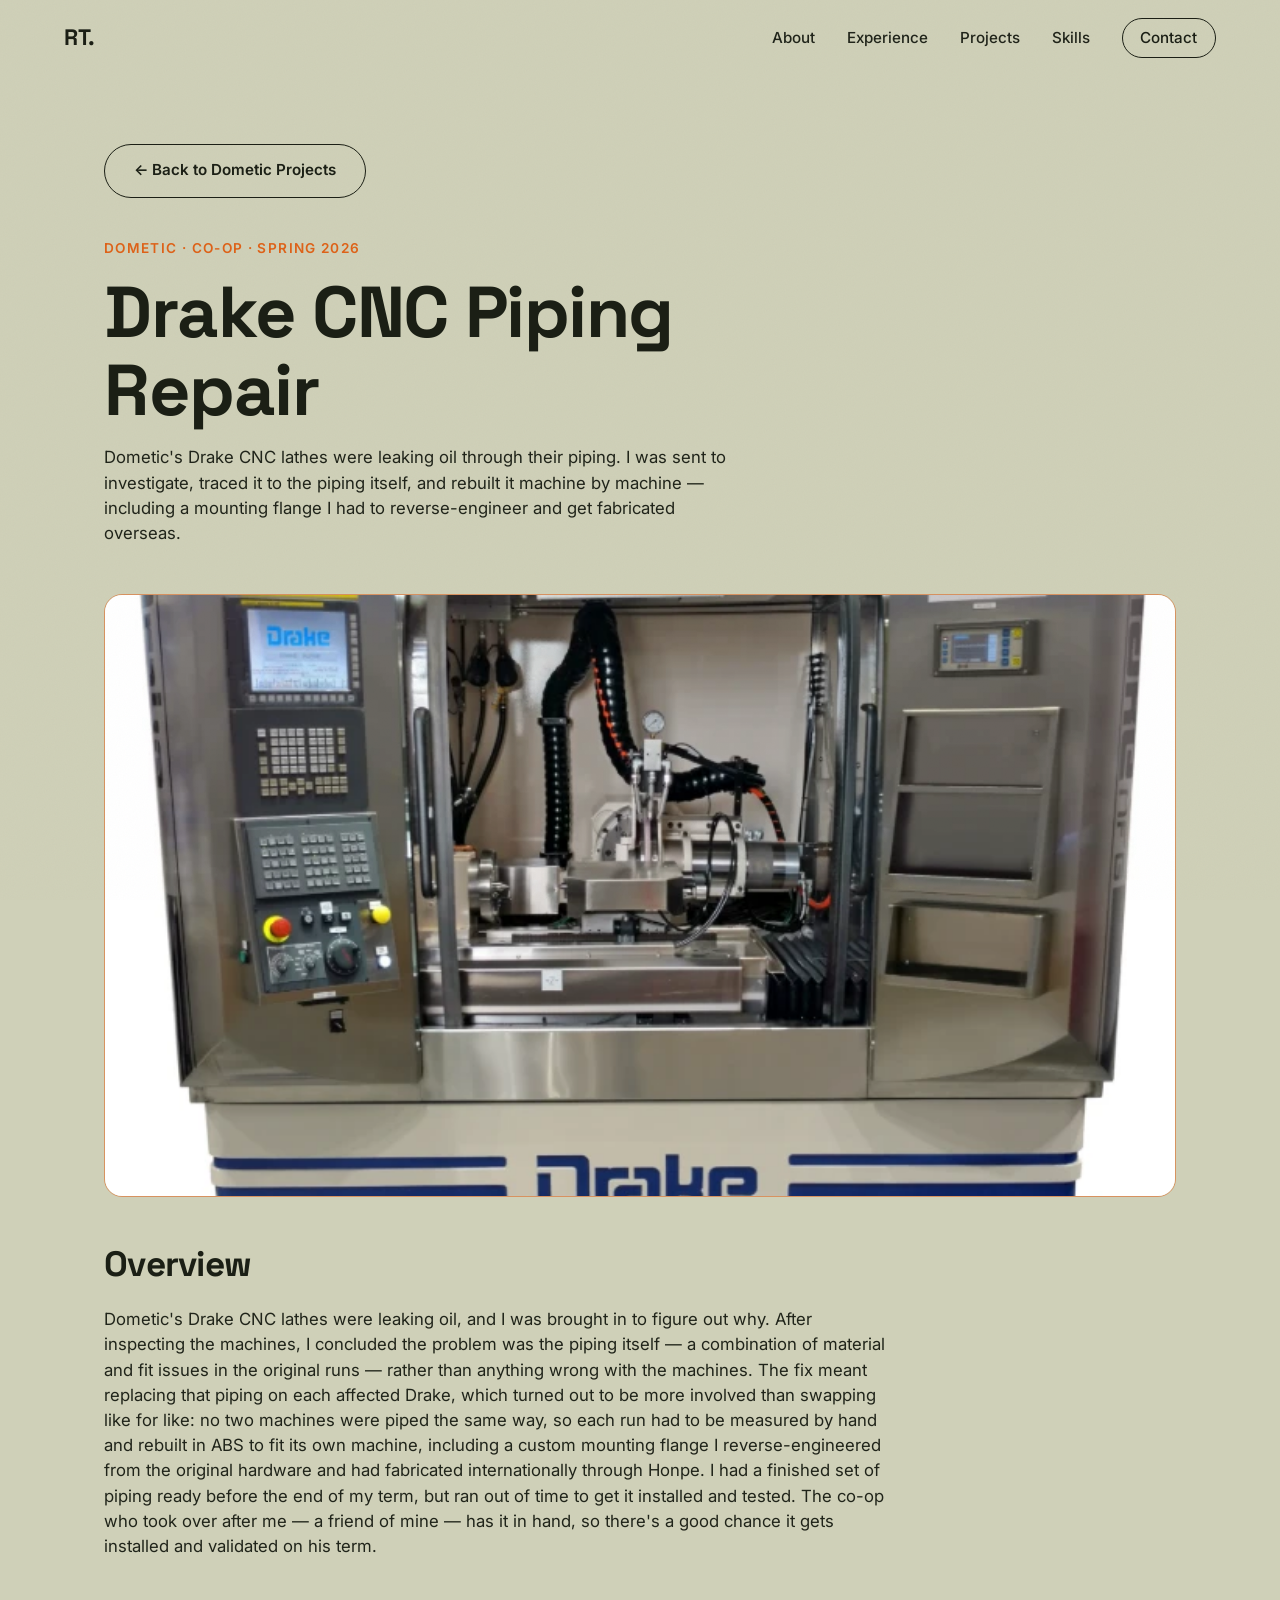
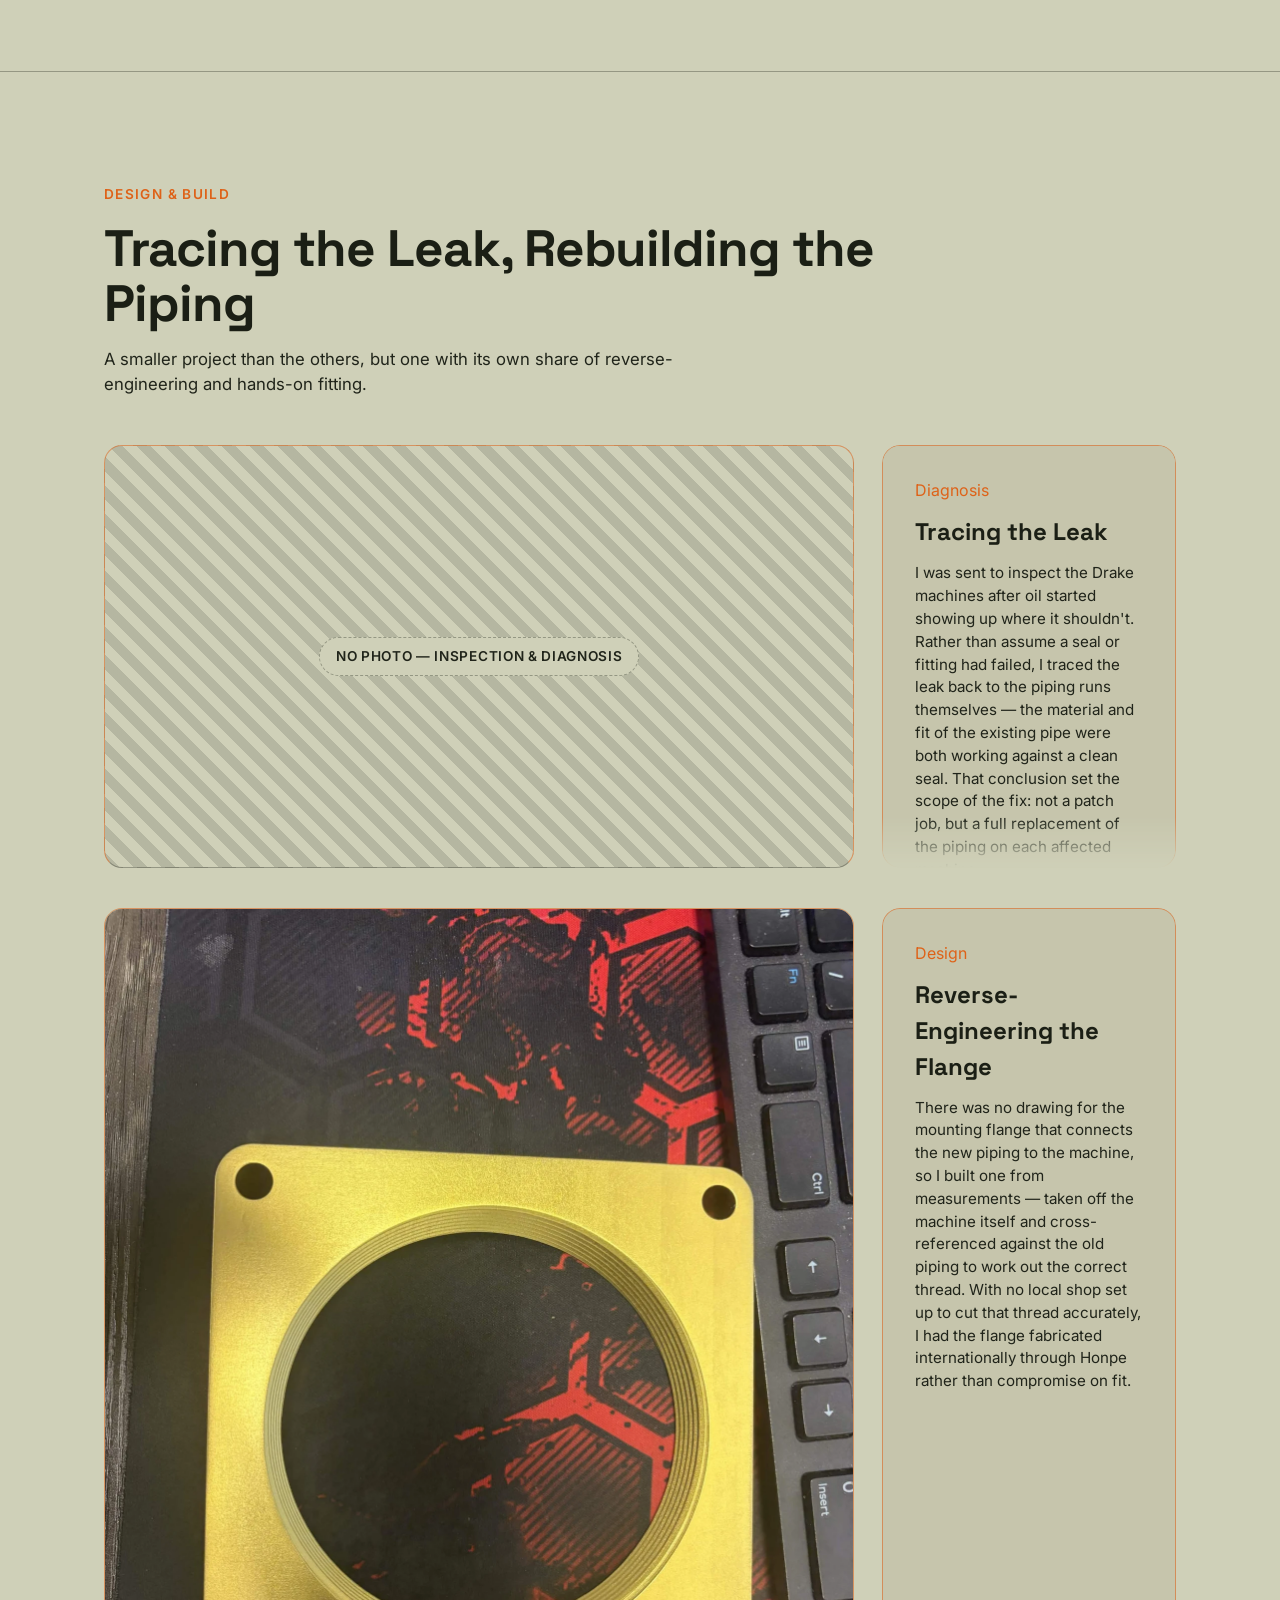
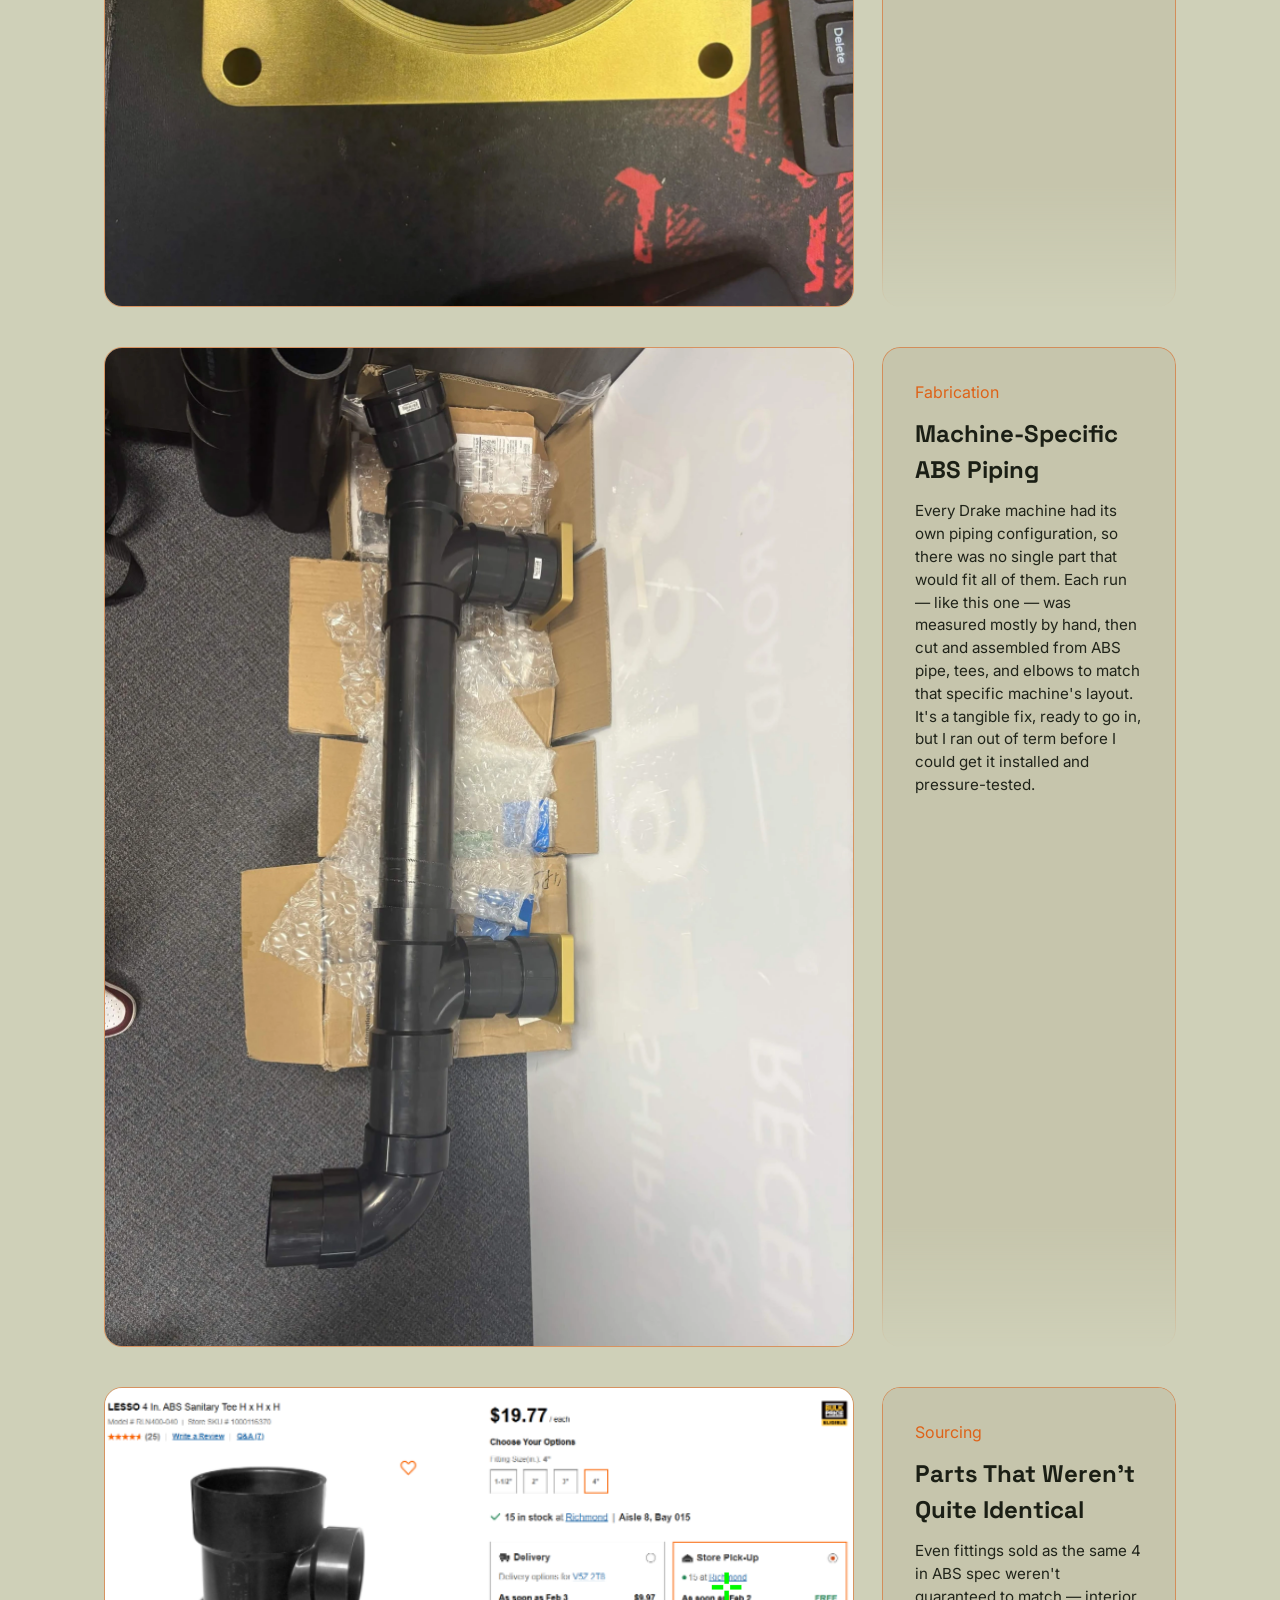
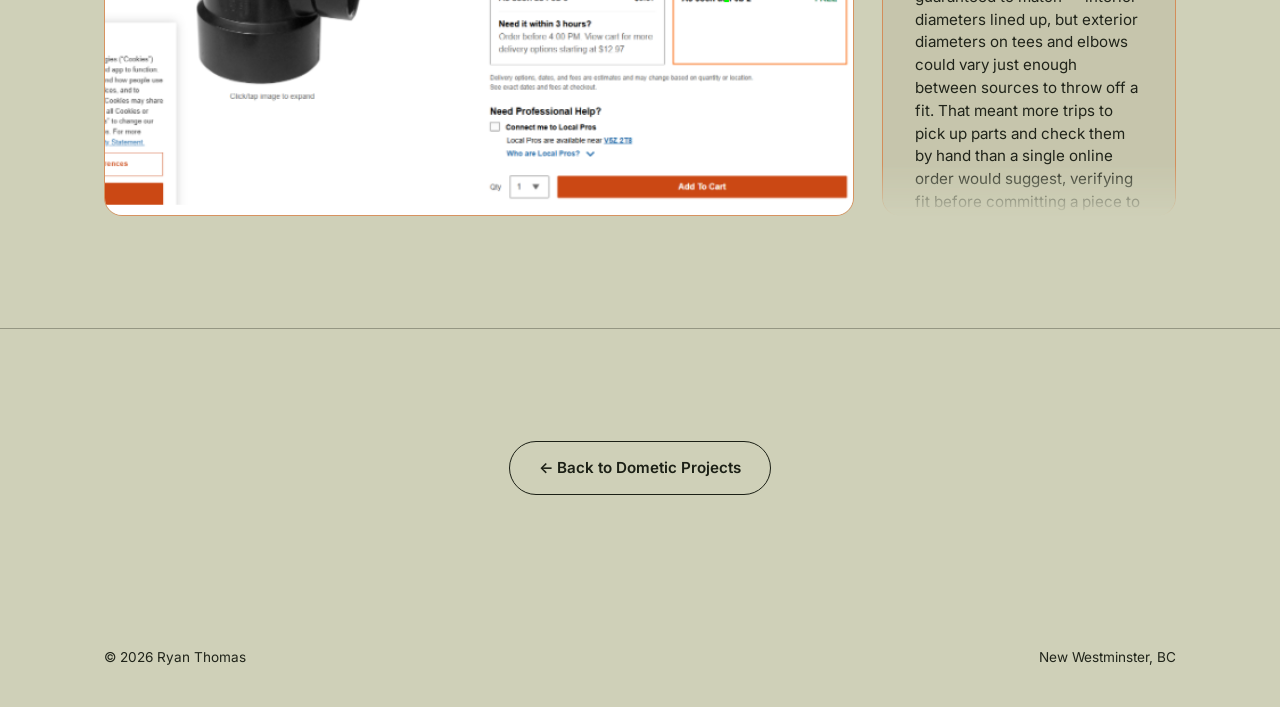
<file: drake-piping.html>
<!DOCTYPE html>
<html lang="en">
<head>
<meta charset="UTF-8" />
<meta name="viewport" content="width=device-width, initial-scale=1.0" />
<title>Drake CNC Piping Repair — Ryan Thomas</title>
<meta name="description" content="Diagnosing and rebuilding leaking oil piping on Dometic's Drake CNC lathes — custom-fit ABS piping and a reverse-engineered mounting flange fabricated internationally." />

<link rel="preconnect" href="https://fonts.googleapis.com">
<link rel="preconnect" href="https://fonts.gstatic.com" crossorigin>
<link href="https://fonts.googleapis.com/css2?family=Space+Grotesk:wght@400;500;600;700&family=Inter:wght@400;500;600&display=swap" rel="stylesheet">

<link rel="stylesheet" href="css/style.css?v=30" />
</head>
<body>

<div class="grain"></div>

<header class="site-header" id="site-header">
  <div class="header-inner">
    <a href="index.html" class="logo">RT.</a>
    <nav class="main-nav" id="main-nav">
      <a href="index.html#about">About</a>
      <a href="index.html#experience">Experience</a>
      <a href="index.html#projects">Projects</a>
      <a href="index.html#skills">Skills</a>
      <a href="index.html#contact" class="nav-cta">Contact</a>
    </nav>
    <button class="menu-toggle" id="menu-toggle" aria-label="Toggle menu">
      <span></span><span></span><span></span>
    </button>
  </div>
</header>

<main>
  <section class="section project-page-header">
    <div class="section-inner">
      <a href="dometic-projects.html" class="btn btn-outline back-link">← Back to Dometic Projects</a>

      <p class="section-label reveal">Dometic · Co-Op · Spring 2026</p>
      <h1 class="section-title big reveal">Drake CNC Piping Repair</h1>
      <p class="section-intro reveal">
        Dometic's Drake CNC lathes were leaking oil through their piping. I was sent to
        investigate, traced it to the piping itself, and rebuilt it machine by machine —
        including a mounting flange I had to reverse-engineer and get fabricated overseas.
      </p>

      <div class="project-hero-media reveal">
        <img src="assets/images/drake-piping/drake-machine-reference.webp" alt="A Drake CNC lathe, the type of machine the leaking oil piping was installed on" loading="lazy" />
      </div>

      <h2 class="section-title small reveal">Overview</h2>
      <p class="prose reveal">
        Dometic's Drake CNC lathes were leaking oil, and I was brought in to figure out why.
        After inspecting the machines, I concluded the problem was the piping itself — a
        combination of material and fit issues in the original runs — rather than anything
        wrong with the machines. The fix meant replacing that piping on each affected Drake,
        which turned out to be more involved than swapping like for like: no two machines were
        piped the same way, so each run had to be measured by hand and rebuilt in ABS to fit
        its own machine, including a custom mounting flange I reverse-engineered from the
        original hardware and had fabricated internationally through Honpe. I had a finished
        set of piping ready before the end of my term, but ran out of time to get it installed
        and tested. The co-op who took over after me — a friend of mine — has it in hand, so
        there's a good chance it gets installed and validated on his term.
      </p>
    </div>
  </section>

  <!-- SYSTEM MODULES -->
  <section class="section">
    <div class="section-inner">
      <p class="section-label reveal">Design &amp; Build</p>
      <h2 class="section-title reveal">Tracing the Leak, Rebuilding the Piping</h2>
      <p class="section-intro reveal">A smaller project than the others, but one with its own share of reverse-engineering and hands-on fitting.</p>

      <div class="module-list">

        <div class="module-row reveal">
          <div class="module-image placeholder-media">
            <span>No photo — inspection &amp; diagnosis</span>
          </div>
          <div class="module-text">
            <span class="project-tag">Diagnosis</span>
            <h3>Tracing the Leak</h3>
            <p>I was sent to inspect the Drake machines after oil started showing up where it shouldn't. Rather than assume a seal or fitting had failed, I traced the leak back to the piping runs themselves — the material and fit of the existing pipe were both working against a clean seal. That conclusion set the scope of the fix: not a patch job, but a full replacement of the piping on each affected machine.</p>
          </div>
        </div>

        <div class="module-row reveal">
          <img class="module-image" src="assets/images/drake-piping/drake-pipe-flange.webp" alt="Custom-machined gold mounting flange with a threaded bore, designed to match the Drake machine's original hardware" loading="lazy" />
          <div class="module-text">
            <span class="project-tag">Design</span>
            <h3>Reverse-Engineering the Flange</h3>
            <p>There was no drawing for the mounting flange that connects the new piping to the machine, so I built one from measurements — taken off the machine itself and cross-referenced against the old piping to work out the correct thread. With no local shop set up to cut that thread accurately, I had the flange fabricated internationally through Honpe rather than compromise on fit.</p>
          </div>
        </div>

        <div class="module-row reveal">
          <img class="module-image" src="assets/images/drake-piping/drake-pipe-assembly.webp" alt="A finished run of black ABS piping with a tee fitting and 90-degree elbow, assembled to fit one specific Drake machine" loading="lazy" />
          <div class="module-text">
            <span class="project-tag">Fabrication</span>
            <h3>Machine-Specific ABS Piping</h3>
            <p>Every Drake machine had its own piping configuration, so there was no single part that would fit all of them. Each run — like this one — was measured mostly by hand, then cut and assembled from ABS pipe, tees, and elbows to match that specific machine's layout. It's a tangible fix, ready to go in, but I ran out of term before I could get it installed and pressure-tested.</p>
          </div>
        </div>

        <div class="module-row reveal">
          <img class="module-image" src="assets/images/drake-piping/drake-pipe-fitting-source.png" alt="Online listing for a 4 inch ABS sanitary tee fitting, one of many pipe-specific parts sourced for the rebuild" loading="lazy" />
          <div class="module-text">
            <span class="project-tag">Sourcing</span>
            <h3>Parts That Weren't Quite Identical</h3>
            <p>Even fittings sold as the same 4 in ABS spec weren't guaranteed to match — interior diameters lined up, but exterior diameters on tees and elbows could vary just enough between sources to throw off a fit. That meant more trips to pick up parts and check them by hand than a single online order would suggest, verifying fit before committing a piece to the final assembly.</p>
          </div>
        </div>

      </div>
    </div>
  </section>

  <!-- BACK -->
  <section class="section back-nav">
    <div class="section-inner">
      <a href="dometic-projects.html" class="btn btn-outline">← Back to Dometic Projects</a>
    </div>
  </section>
</main>

<footer class="site-footer">
  <div class="section-inner footer-inner">
    <span>© <span id="year"></span> Ryan Thomas</span>
    <span>New Westminster, BC</span>
  </div>
</footer>

<script src="js/main.js?v=30"></script>
</body>
</html>
</file>
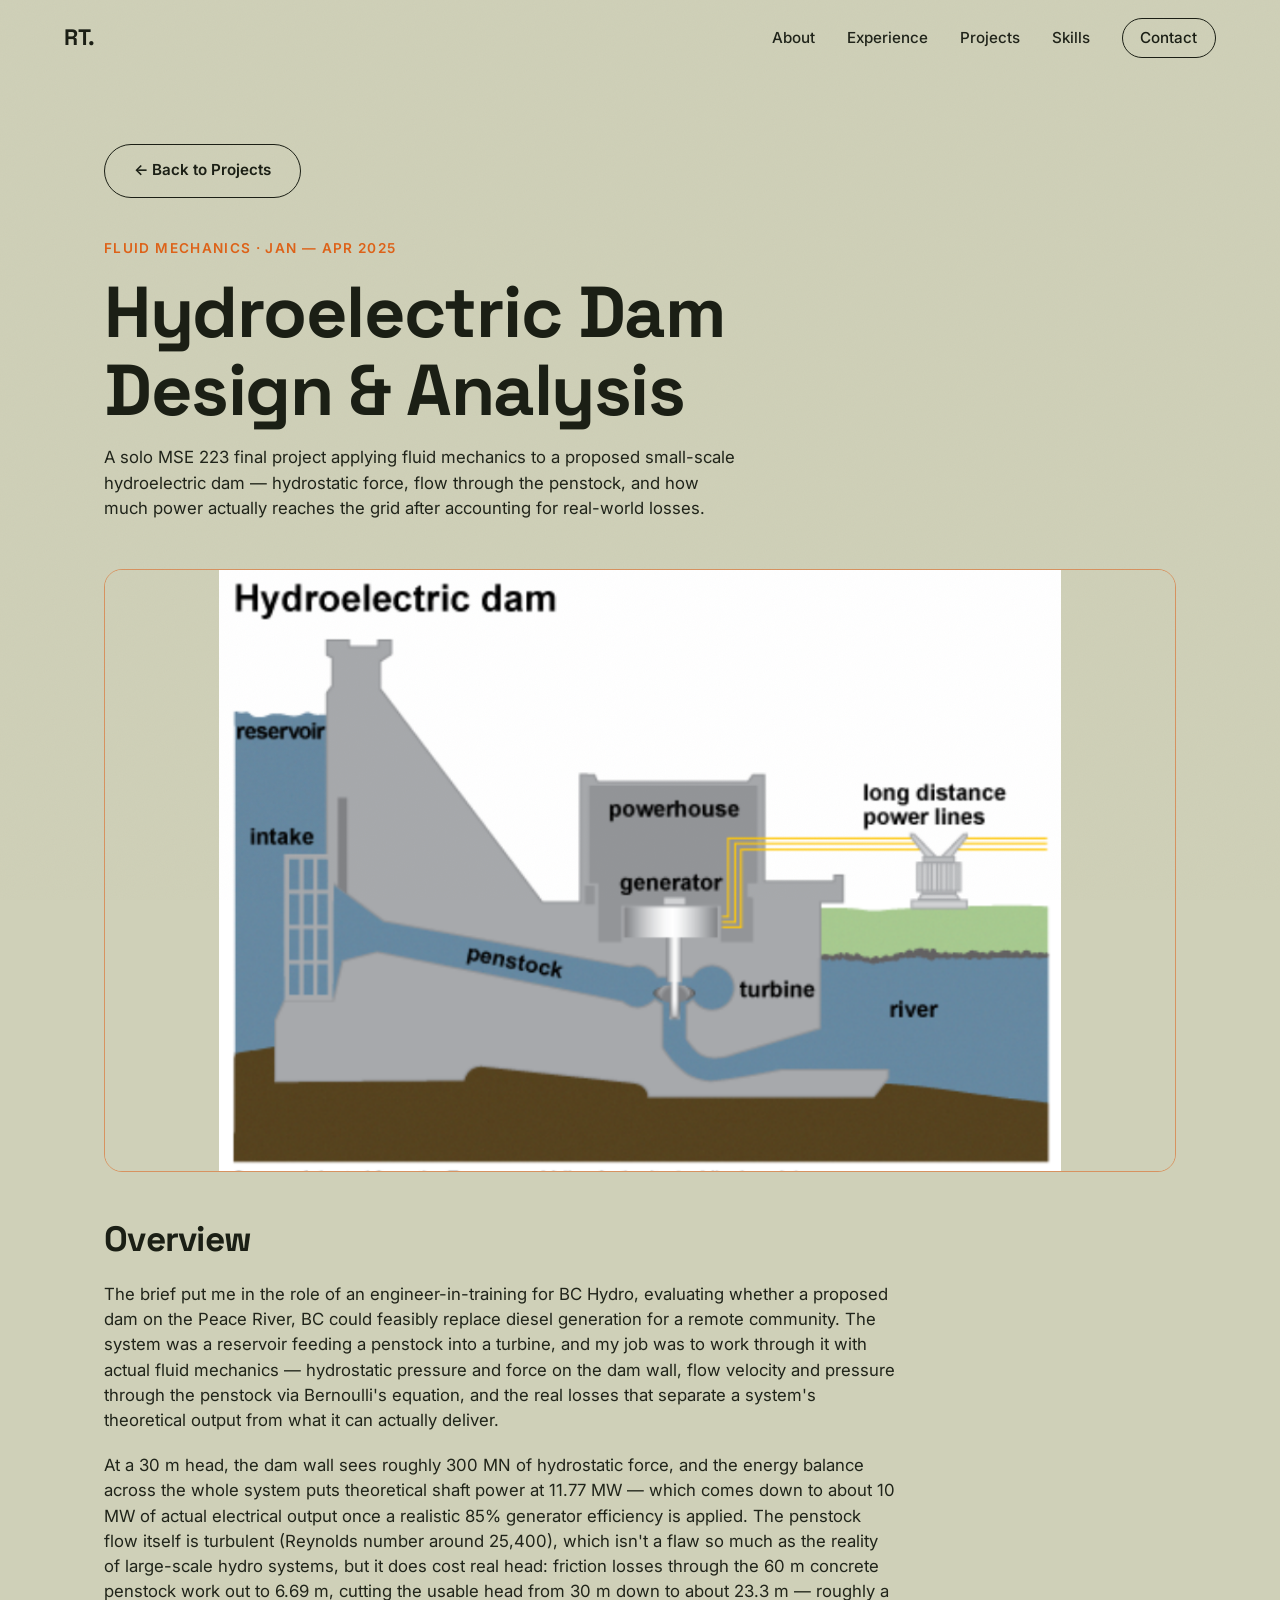
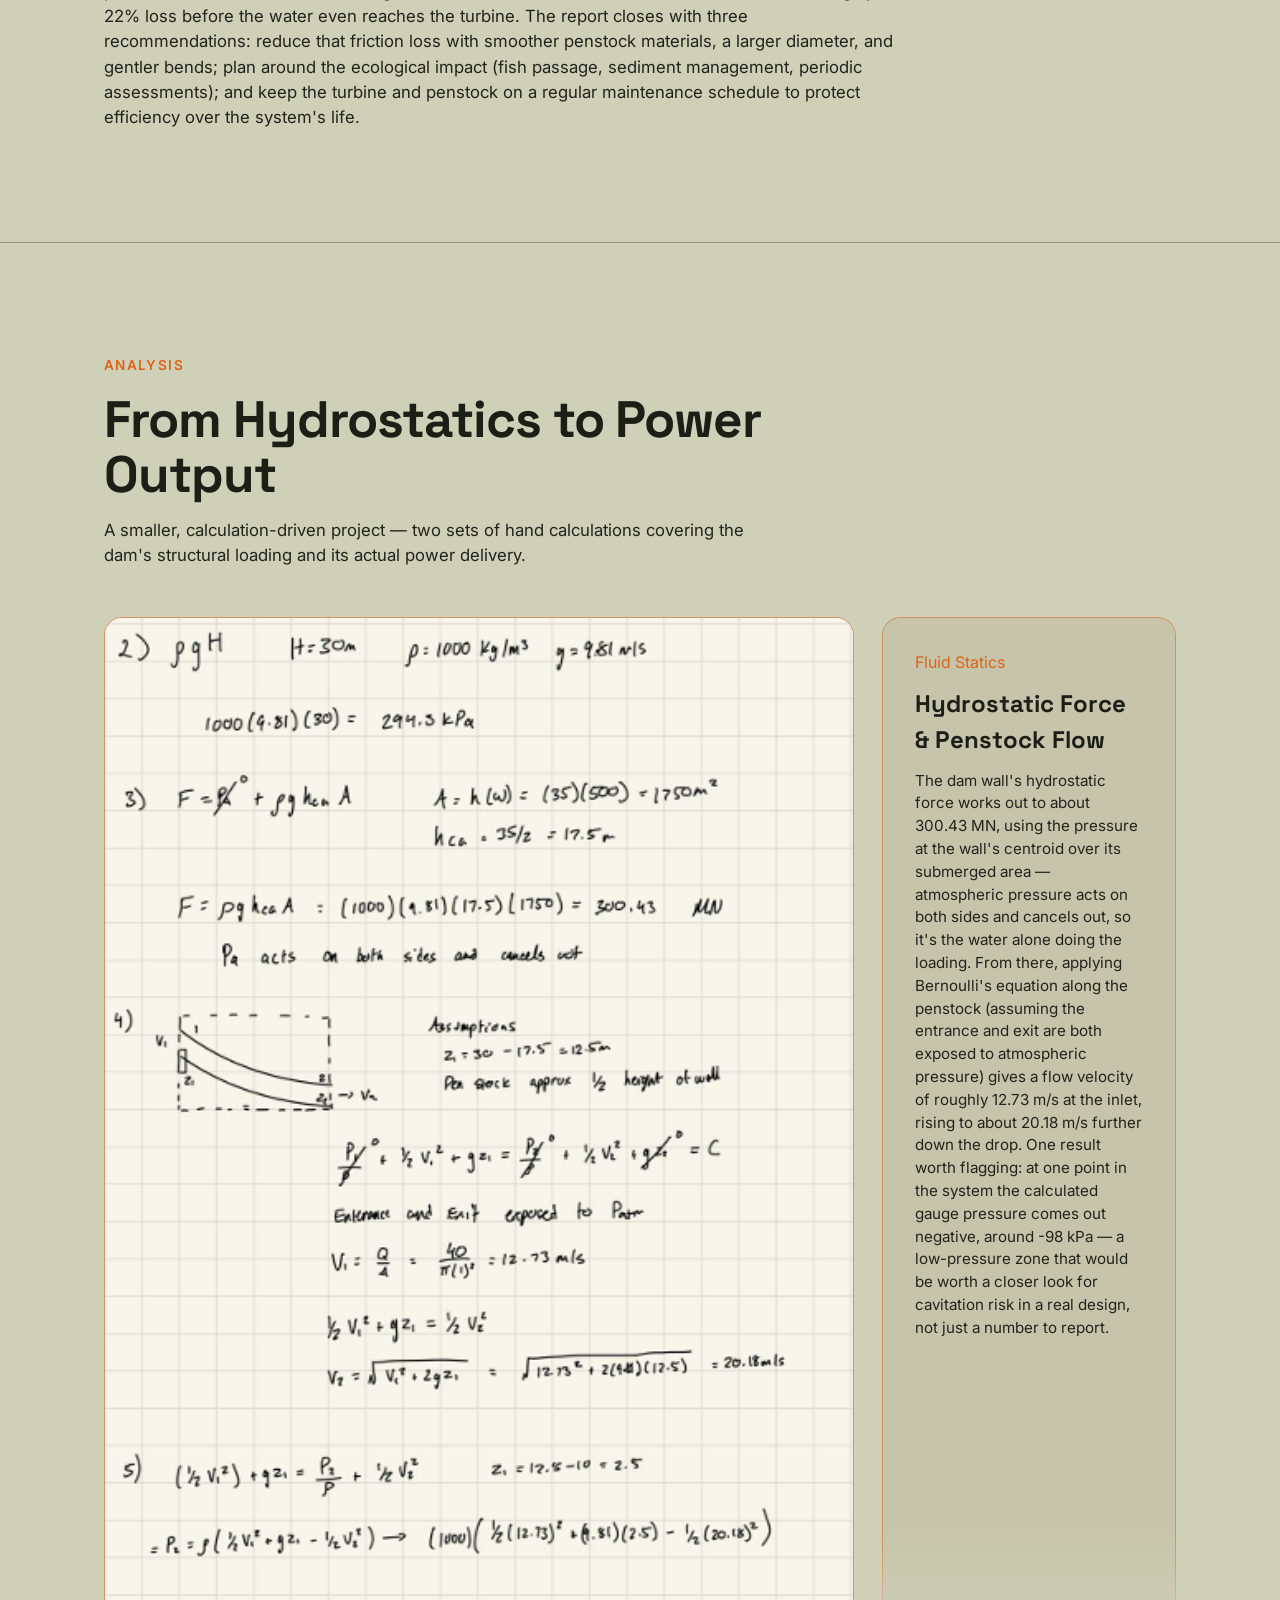
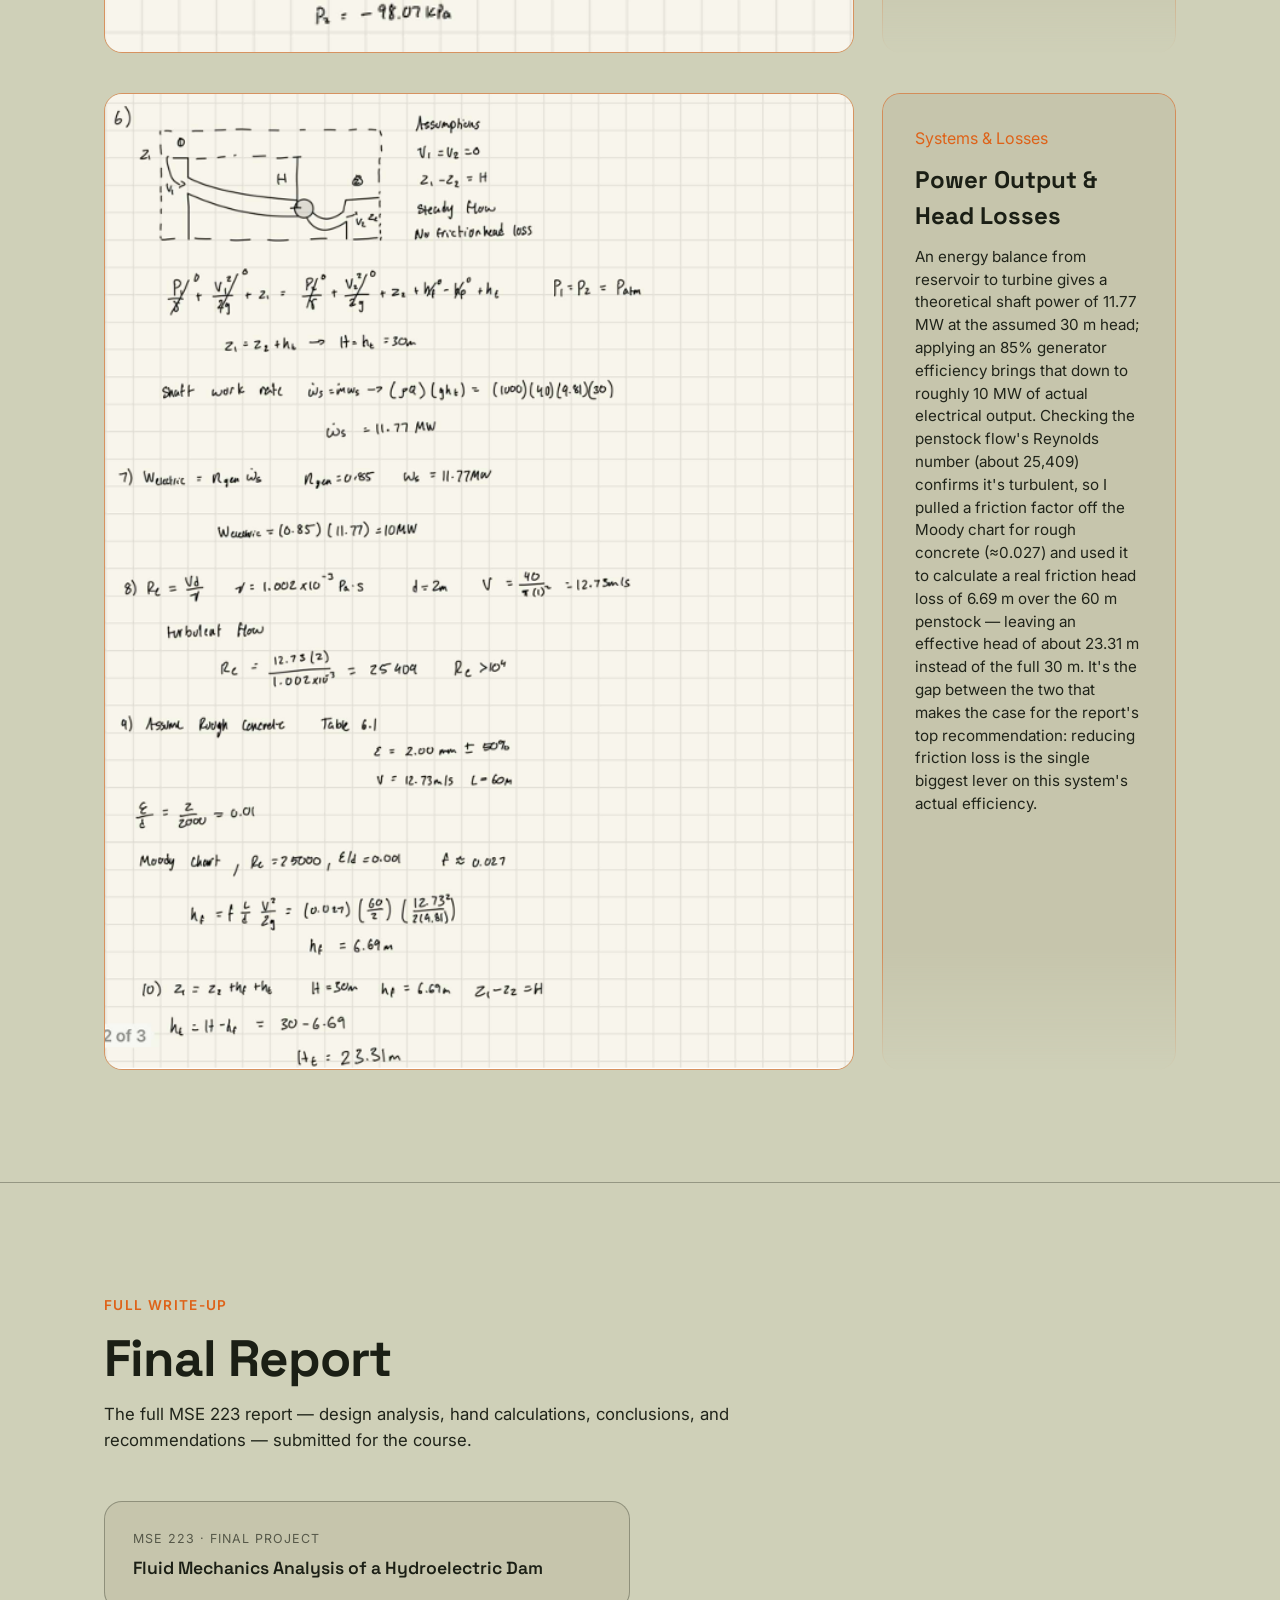
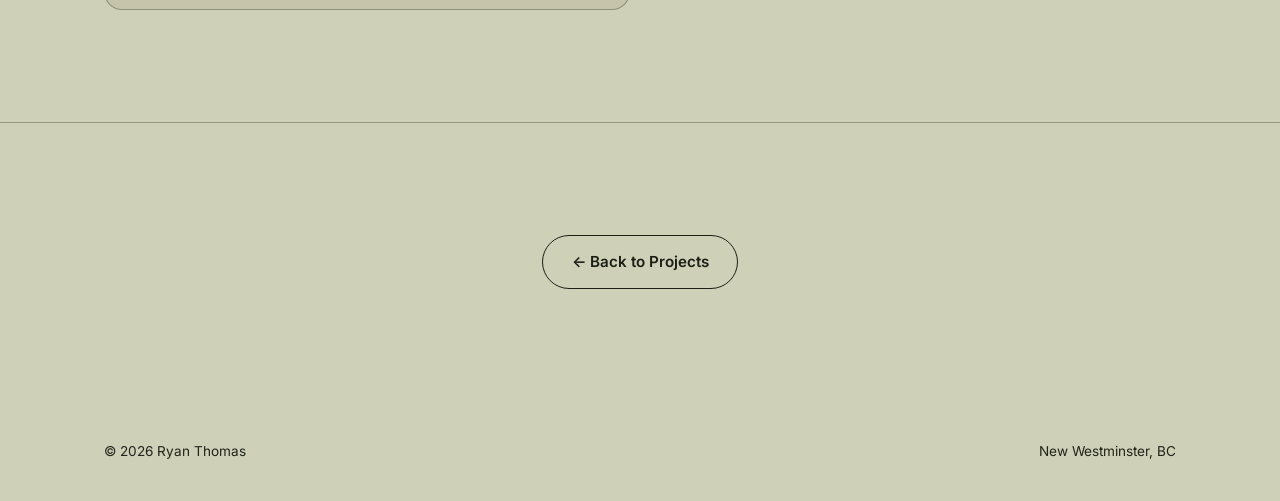
<file: hydroelectric-dam.html>
<!DOCTYPE html>
<html lang="en">
<head>
<meta charset="UTF-8" />
<meta name="viewport" content="width=device-width, initial-scale=1.0" />
<title>Hydroelectric Dam Design &amp; Analysis — Ryan Thomas</title>
<meta name="description" content="A fluid mechanics analysis of a proposed small-scale hydroelectric dam on the Peace River, BC — hydrostatic force, Bernoulli flow calculations, power output, and penstock head losses." />

<link rel="preconnect" href="https://fonts.googleapis.com">
<link rel="preconnect" href="https://fonts.gstatic.com" crossorigin>
<link href="https://fonts.googleapis.com/css2?family=Space+Grotesk:wght@400;500;600;700&family=Inter:wght@400;500;600&display=swap" rel="stylesheet">

<link rel="stylesheet" href="css/style.css?v=30" />
</head>
<body>

<div class="grain"></div>

<header class="site-header" id="site-header">
  <div class="header-inner">
    <a href="index.html" class="logo">RT.</a>
    <nav class="main-nav" id="main-nav">
      <a href="index.html#about">About</a>
      <a href="index.html#experience">Experience</a>
      <a href="index.html#projects">Projects</a>
      <a href="index.html#skills">Skills</a>
      <a href="index.html#contact" class="nav-cta">Contact</a>
    </nav>
    <button class="menu-toggle" id="menu-toggle" aria-label="Toggle menu">
      <span></span><span></span><span></span>
    </button>
  </div>
</header>

<main>
  <section class="section project-page-header">
    <div class="section-inner">
      <a href="index.html#projects" class="btn btn-outline back-link">← Back to Projects</a>

      <p class="section-label reveal">Fluid Mechanics · Jan — Apr 2025</p>
      <h1 class="section-title big reveal">Hydroelectric Dam Design &amp; Analysis</h1>
      <p class="section-intro reveal">
        A solo MSE 223 final project applying fluid mechanics to a proposed small-scale
        hydroelectric dam — hydrostatic force, flow through the penstock, and how much power
        actually reaches the grid after accounting for real-world losses.
      </p>

      <div class="project-hero-media contain reveal">
        <img src="assets/images/hydro-dam/hydro-dam-diagram.png" alt="Diagram of a hydroelectric dam showing the reservoir, intake, penstock, powerhouse, generator, turbine, and long-distance power lines" loading="lazy" />
      </div>

      <h2 class="section-title small reveal">Overview</h2>
      <p class="prose reveal">
        The brief put me in the role of an engineer-in-training for BC Hydro, evaluating whether
        a proposed dam on the Peace River, BC could feasibly replace diesel generation for a
        remote community. The system was a reservoir feeding a penstock into a turbine, and my
        job was to work through it with actual fluid mechanics — hydrostatic pressure and force
        on the dam wall, flow velocity and pressure through the penstock via Bernoulli's
        equation, and the real losses that separate a system's theoretical output from what it
        can actually deliver.
      </p>
      <p class="prose reveal">
        At a 30 m head, the dam wall sees roughly 300 MN of hydrostatic force, and the energy
        balance across the whole system puts theoretical shaft power at 11.77 MW — which comes
        down to about 10 MW of actual electrical output once a realistic 85% generator
        efficiency is applied. The penstock flow itself is turbulent (Reynolds number around
        25,400), which isn't a flaw so much as the reality of large-scale hydro systems, but it
        does cost real head: friction losses through the 60 m concrete penstock work out to
        6.69 m, cutting the usable head from 30 m down to about 23.3 m — roughly a 22% loss
        before the water even reaches the turbine. The report closes with three
        recommendations: reduce that friction loss with smoother penstock materials, a larger
        diameter, and gentler bends; plan around the ecological impact (fish passage, sediment
        management, periodic assessments); and keep the turbine and penstock on a regular
        maintenance schedule to protect efficiency over the system's life.
      </p>
    </div>
  </section>

  <!-- SYSTEM MODULES -->
  <section class="section">
    <div class="section-inner">
      <p class="section-label reveal">Analysis</p>
      <h2 class="section-title reveal">From Hydrostatics to Power Output</h2>
      <p class="section-intro reveal">A smaller, calculation-driven project — two sets of hand calculations covering the dam's structural loading and its actual power delivery.</p>

      <div class="module-list">

        <div class="module-row reveal">
          <img class="module-image" src="assets/images/hydro-dam/hydro-calc-hydrostatic-bernoulli.png" alt="Hand calculations for hydrostatic pressure and force on the dam wall, and Bernoulli's equation applied to penstock flow velocity" loading="lazy" />
          <div class="module-text">
            <span class="project-tag">Fluid Statics</span>
            <h3>Hydrostatic Force &amp; Penstock Flow</h3>
            <p>The dam wall's hydrostatic force works out to about 300.43 MN, using the pressure at the wall's centroid over its submerged area — atmospheric pressure acts on both sides and cancels out, so it's the water alone doing the loading. From there, applying Bernoulli's equation along the penstock (assuming the entrance and exit are both exposed to atmospheric pressure) gives a flow velocity of roughly 12.73 m/s at the inlet, rising to about 20.18 m/s further down the drop. One result worth flagging: at one point in the system the calculated gauge pressure comes out negative, around -98 kPa — a low-pressure zone that would be worth a closer look for cavitation risk in a real design, not just a number to report.</p>
          </div>
        </div>

        <div class="module-row reveal">
          <img class="module-image" src="assets/images/hydro-dam/hydro-calc-power-losses.png" alt="Hand calculations for shaft and electrical power output, Reynolds number, Moody chart friction factor, and penstock head loss" loading="lazy" />
          <div class="module-text">
            <span class="project-tag">Systems &amp; Losses</span>
            <h3>Power Output &amp; Head Losses</h3>
            <p>An energy balance from reservoir to turbine gives a theoretical shaft power of 11.77 MW at the assumed 30 m head; applying an 85% generator efficiency brings that down to roughly 10 MW of actual electrical output. Checking the penstock flow's Reynolds number (about 25,409) confirms it's turbulent, so I pulled a friction factor off the Moody chart for rough concrete (≈0.027) and used it to calculate a real friction head loss of 6.69 m over the 60 m penstock — leaving an effective head of about 23.31 m instead of the full 30 m. It's the gap between the two that makes the case for the report's top recommendation: reducing friction loss is the single biggest lever on this system's actual efficiency.</p>
          </div>
        </div>

      </div>
    </div>
  </section>

  <!-- FINAL REPORT -->
  <section class="section">
    <div class="section-inner">
      <p class="section-label reveal">Full Write-Up</p>
      <h2 class="section-title reveal">Final Report</h2>
      <p class="section-intro reveal">The full MSE 223 report — design analysis, hand calculations, conclusions, and recommendations — submitted for the course.</p>

      <div class="contact-links reveal">
        <a href="assets/documents/Hydroelectric-Dam-Final-Report.pdf" class="contact-link" download>
          <span class="contact-label">MSE 223 · Final Project</span>
          <span class="contact-value">Fluid Mechanics Analysis of a Hydroelectric Dam</span>
        </a>
      </div>
    </div>
  </section>

  <!-- BACK -->
  <section class="section back-nav">
    <div class="section-inner">
      <a href="index.html#projects" class="btn btn-outline">← Back to Projects</a>
    </div>
  </section>
</main>

<footer class="site-footer">
  <div class="section-inner footer-inner">
    <span>© <span id="year"></span> Ryan Thomas</span>
    <span>New Westminster, BC</span>
  </div>
</footer>

<script src="js/main.js?v=30"></script>
</body>
</html>
</file>
<file: css/style.css>
/* ---------- Design tokens ---------- */
:root {
  --cream: #cfd0b8;
  --cream-rgb: 207, 208, 184;
  --cream-2: #c6c5ac;
  --ink: #1b1f15;
  --ink-rgb: 27, 31, 21;
  --ink-soft: #20241a;
  --line: rgba(27, 31, 21, 0.32);
  --accent: #de6218;
  --accent-rgb: 222, 98, 24;
  --accent-2: #35502f;
  --radius: 18px;
  --maxw: 1200px;
  --pad: clamp(1.25rem, 5vw, 4rem);
  --ff-display: 'Space Grotesk', sans-serif;
  --ff-body: 'Inter', sans-serif;
}

* { box-sizing: border-box; }

html {
  scroll-behavior: smooth;
}

body {
  margin: 0;
  background: var(--cream);
  color: var(--ink);
  font-family: var(--ff-body);
  line-height: 1.5;
  -webkit-font-smoothing: antialiased;
  overflow-x: hidden;
}

a { color: inherit; text-decoration: none; }
ul { margin: 0; padding: 0; list-style: none; }
img { max-width: 100%; display: block; }

/* subtle grain texture overlay */
.grain {
  position: fixed;
  inset: 0;
  pointer-events: none;
  z-index: 500;
  opacity: 0.035;
  mix-blend-mode: multiply;
  background-image: url("data:image/svg+xml,%3Csvg xmlns='http://www.w3.org/2000/svg' width='120' height='120'%3E%3Cfilter id='n'%3E%3CfeTurbulence type='fractalNoise' baseFrequency='0.9' numOctaves='2' stitchTiles='stitch'/%3E%3C/filter%3E%3Crect width='100%25' height='100%25' filter='url(%23n)'/%3E%3C/svg%3E");
}

.section-inner {
  max-width: var(--maxw);
  margin: 0 auto;
  padding: 0 var(--pad);
}

.lg-only { display: inline; }

/* ---------- Reveal on scroll ---------- */
.reveal {
  opacity: 0;
  transform: translateY(28px);
  transition: opacity 0.8s cubic-bezier(.16,.84,.44,1), transform 0.8s cubic-bezier(.16,.84,.44,1);
}
.reveal.in-view { opacity: 1; transform: translateY(0); }
.reveal-1 { transition-delay: .05s; }
.reveal-2 { transition-delay: .15s; }
.reveal-3 { transition-delay: .28s; }

/* ---------- Header ---------- */
.site-header {
  position: fixed;
  top: 0; left: 0; right: 0;
  z-index: 100;
  padding: 1.1rem var(--pad);
  display: flex;
  transition: background .4s ease, box-shadow .4s ease, padding .4s ease;
}
.site-header.scrolled {
  background: rgba(var(--cream-rgb), 0.82);
  backdrop-filter: blur(10px);
  box-shadow: 0 1px 0 var(--line);
  padding: 0.75rem var(--pad);
}
.header-inner {
  max-width: var(--maxw);
  width: 100%;
  margin: 0 auto;
  display: flex;
  align-items: center;
  justify-content: space-between;
}
.logo {
  font-family: var(--ff-display);
  font-weight: 700;
  font-size: 1.4rem;
  letter-spacing: -0.02em;
}
.main-nav {
  display: flex;
  align-items: center;
  gap: 2rem;
  font-size: 0.95rem;
  font-weight: 500;
}
.main-nav a {
  position: relative;
  padding: .25rem 0;
  color: var(--ink-soft);
  transition: color .25s ease;
}
.main-nav a:hover { color: var(--ink); }
.main-nav a::after {
  content: "";
  position: absolute;
  left: 0; right: 100%;
  bottom: -2px;
  height: 1.5px;
  background: var(--ink);
  transition: right .3s ease;
}
.main-nav a:hover::after,
.main-nav a.active::after { right: 0; }
.nav-cta {
  padding: .5rem 1.1rem !important;
  border: 1.5px solid var(--ink);
  border-radius: 999px;
  color: var(--ink) !important;
}
.nav-cta::after { display: none; }
.nav-cta:hover { background: var(--ink); color: var(--cream) !important; }

.menu-toggle {
  display: none;
  flex-direction: column;
  gap: 5px;
  background: none;
  border: none;
  cursor: pointer;
  padding: .5rem;
}
.menu-toggle span {
  width: 24px; height: 2px; background: var(--ink);
  transition: transform .3s ease, opacity .3s ease;
}

/* ---------- Buttons ---------- */
.btn {
  display: inline-flex;
  align-items: center;
  justify-content: center;
  padding: .9rem 1.8rem;
  border-radius: 999px;
  font-weight: 600;
  font-size: .95rem;
  transition: transform .25s ease, background .25s ease, color .25s ease, border-color .25s ease;
  border: 1.5px solid transparent;
}
.btn-primary {
  background: var(--ink);
  color: var(--cream);
}
.btn-primary:hover { transform: translateY(-2px); background: var(--accent); }
.btn-outline {
  border-color: var(--ink);
  color: var(--ink);
}
.btn-outline:hover { transform: translateY(-2px); background: var(--ink); color: var(--cream); }

/* ---------- Hero ---------- */
/* .hero is an oversized scroll track; .hero-pin sticks for the duration so
   scroll position can be mapped to a Lottie frame (scroll-scrubbed intro). */
.hero {
  position: relative;
  height: 280vh;
}
.hero-pin {
  position: sticky;
  top: 0;
  height: 100vh;
  display: flex;
  flex-direction: column;
  align-items: center;
  justify-content: flex-end;
  text-align: center;
  padding: 6rem var(--pad) 6.5rem;
  overflow: hidden;
}
.hero-lottie-wrap {
  position: absolute;
  inset: 0;
  width: 100%;
  height: 100%;
  z-index: 0;
  background-image: url('../assets/images/hero-jungle.webp');
  background-size: cover;
  background-position: center;
}
#hero-lottie { width: 100%; height: 100%; }
#hero-lottie svg { width: 100%; height: 100%; }

/* Fades the jungle photo into the site's base green toward the bottom of
   the screen, so the handoff into the next (flat-green) section is a
   soft crossfade rather than a hard cut. */
.hero-fade {
  position: absolute;
  inset: 0;
  z-index: 1;
  pointer-events: none;
  background: linear-gradient(to bottom, transparent 62%, var(--cream) 97%);
}

.hero-content {
  position: relative;
  z-index: 2;
  background: rgba(var(--cream-rgb), 0.72);
  backdrop-filter: blur(10px);
  -webkit-backdrop-filter: blur(10px);
  border-radius: 28px;
  padding: 1.75rem 2.5rem 2.25rem;
}

.eyebrow {
  font-size: .85rem;
  letter-spacing: .12em;
  text-transform: uppercase;
  color: var(--ink-soft);
  font-weight: 600;
  margin: 0 0 .75rem;
}
.hero-title {
  font-family: var(--ff-display);
  font-weight: 700;
  font-size: clamp(2rem, 6vw, 4rem);
  line-height: 0.98;
  letter-spacing: -0.03em;
  margin: 0;
  display: flex;
  flex-direction: row;
  gap: 0.5ch;
  flex-wrap: wrap;
  justify-content: center;
}
.hero-title span:last-child {
  -webkit-text-stroke: 2px var(--ink);
  color: transparent;
}
.hero-sub {
  max-width: 560px;
  margin: 0.9rem auto 0;
  font-size: 1rem;
  color: var(--ink-soft);
}
.hero-actions {
  margin-top: 1.4rem;
  display: flex;
  gap: 1rem;
  flex-wrap: wrap;
  justify-content: center;
}

.scroll-cue {
  position: absolute;
  bottom: 1.25rem;
  left: 50%;
  transform: translateX(-50%);
  z-index: 2;
  display: flex;
  flex-direction: column;
  align-items: center;
  gap: .5rem;
  font-size: .75rem;
  letter-spacing: .1em;
  text-transform: uppercase;
  color: var(--ink-soft);
}
.scroll-line {
  width: 1.5px;
  height: 46px;
  background: var(--line);
  overflow: hidden;
}
.scroll-line-fill {
  width: 100%; height: 40%;
  background: var(--ink);
  animation: scrollFill 1.8s ease-in-out infinite;
}
@keyframes scrollFill {
  0% { transform: translateY(-100%); }
  100% { transform: translateY(250%); }
}

/* ---------- Sections ---------- */
.section {
  padding: 7rem 0;
  border-top: 1px solid var(--line);
}
.section-label {
  font-size: .85rem;
  font-weight: 600;
  letter-spacing: .1em;
  text-transform: uppercase;
  color: var(--accent);
  margin: 0 0 1rem;
}
.section-title {
  font-family: var(--ff-display);
  font-weight: 700;
  font-size: clamp(2rem, 5vw, 3.2rem);
  letter-spacing: -0.02em;
  line-height: 1.08;
  margin: 0 0 2.5rem;
  max-width: 780px;
}
.section-title.big { font-size: clamp(2.5rem, 7vw, 4.5rem); }
.section-title.small { font-size: clamp(1.6rem, 3vw, 2.2rem); margin-bottom: 1.5rem; }
.prose {
  max-width: 72ch;
  color: var(--ink-soft);
  font-size: 1.05rem;
  margin: 0 0 1.25rem;
}
.prose:last-of-type { margin-bottom: 0; }
code {
  font-family: ui-monospace, 'SF Mono', Menlo, Consolas, monospace;
  font-size: 0.9em;
  background: rgba(var(--ink-rgb), 0.08);
  padding: 0.1em 0.4em;
  border-radius: 5px;
}
.section-intro {
  max-width: 640px;
  color: var(--ink-soft);
  font-size: 1.05rem;
  margin: -1.5rem 0 3rem;
}

/* Standalone project-detail pages (e.g. dometic-projects.html) */
.project-page-header {
  padding-top: 9rem;
  border-top: none;
}
.back-link {
  margin-bottom: 2.5rem;
}
/* Matching "back to..." link repeated at the bottom of a project-detail page */
.back-nav {
  text-align: center;
}

/* ---------- About ---------- */
.about-grid {
  display: grid;
  grid-template-columns: 1.2fr 1fr;
  gap: 4rem;
  align-items: start;
}
.about-text {
  font-size: 1.2rem;
  color: var(--ink-soft);
  max-width: 46ch;
}
.about-facts {
  display: grid;
  gap: 1.5rem;
}
.fact {
  display: flex;
  flex-direction: column;
  gap: .25rem;
  padding-bottom: 1.25rem;
  border-bottom: 1px solid var(--line);
}
.fact-label {
  font-size: .78rem;
  letter-spacing: .08em;
  text-transform: uppercase;
  color: var(--ink-soft);
}
.fact-value {
  font-family: var(--ff-display);
  font-weight: 600;
  font-size: 1.1rem;
}
.course-list {
  margin: .4rem 0 0;
  padding: 0;
  list-style: none;
  display: grid;
  gap: .35rem;
}
.course-list li {
  position: relative;
  padding-left: 1rem;
  font-size: .85rem;
  font-weight: 500;
  color: var(--ink-soft);
}
.course-list li::before {
  content: "";
  position: absolute;
  left: 0;
  top: .55em;
  width: 5px;
  height: 5px;
  border-radius: 50%;
  background: var(--accent);
}

/* ---------- Experience / timeline ---------- */
.timeline {
  display: flex;
  flex-direction: column;
}
.timeline-item {
  display: grid;
  grid-template-columns: 220px 1fr;
  gap: 2.5rem;
  padding: 2.25rem 0;
  border-top: 1px solid var(--line);
}
.timeline-item:last-child { border-bottom: 1px solid var(--line); }
.timeline-date {
  font-size: .85rem;
  font-weight: 600;
  letter-spacing: .04em;
  color: var(--ink-soft);
  padding-top: .3rem;
}
.timeline-body h3 {
  font-family: var(--ff-display);
  font-size: 1.5rem;
  margin: 0 0 .3rem;
  font-weight: 600;
}
.timeline-body h3 span {
  font-weight: 400;
  color: var(--ink-soft);
  font-size: 1rem;
}
.timeline-org {
  color: var(--accent);
  font-weight: 600;
  margin: 0 0 1rem;
}
.timeline-body ul {
  display: grid;
  gap: .55rem;
}
.timeline-body li {
  position: relative;
  padding-left: 1.3rem;
  color: var(--ink-soft);
  font-size: .98rem;
}
.timeline-body li::before {
  content: "";
  position: absolute;
  left: 0; top: .55em;
  width: 6px; height: 6px;
  border-radius: 50%;
  background: var(--accent);
}

/* ---------- Projects ---------- */
.project-grid {
  display: grid;
  grid-template-columns: repeat(2, 1fr);
  gap: 2.5rem;
}
/* Module list: each module is its own row of two separate "bubbles"
   (image + text), not attached to each other or to neighboring modules. */
.module-list {
  display: flex;
  flex-direction: column;
  gap: 2.5rem;
}
.module-row {
  display: flex;
  align-items: stretch;
  gap: 1.75rem;
}
/* .reveal's entrance transition settles at transform: translateY(0), and
   ANY non-"none" transform value permanently creates a stacking context —
   which trapped the hovered image's z-index inside its own row, letting
   later rows paint on top of it. transform: none has the same end
   position (transitions to/from none animate via an identity matrix) but
   doesn't create that context, so a hovered image can pop above every
   later row instead of just within its own row. */
.module-row.reveal.in-view {
  transform: none;
}
/* Real <img> (not a fixed-ratio background box) so each bubble hugs its
   own screenshot's true proportions — no cropping and no letterboxing. */
.module-image {
  width: 70%;
  height: auto;
  display: block;
  flex-shrink: 0;
  align-self: flex-start; /* row's default stretch would otherwise squash/stretch the image to fill the row height */
  border-radius: var(--radius);
  border: 1.5px solid rgba(var(--accent-rgb), 0.55);
  position: relative;
  z-index: 1;
  transform-origin: center;
  transition: border-color .25s ease, box-shadow .35s ease, transform .35s ease;
}
/* The one module with no screenshot stays a div and needs its own ratio. */
.module-image.placeholder-media {
  aspect-ratio: 16 / 9;
  display: flex;
  align-items: center;
  justify-content: center;
}
.module-row:hover .module-image {
  border-color: var(--accent);
}
.module-image:hover {
  transform: scale(1.5);
  z-index: 5;
  box-shadow:
    0 50px 90px -18px rgba(var(--ink-rgb), 0.55),
    0 0 50px -6px rgba(var(--accent-rgb), 0.6);
}
.module-text {
  flex: 1;
  min-width: 0;
  background: var(--cream-2);
  border: 1.5px solid rgba(var(--accent-rgb), 0.55);
  border-radius: var(--radius);
  padding: 2rem;
  display: flex;
  flex-direction: column;
  justify-content: center;
  overflow-y: auto;
  transition: border-color .25s ease, box-shadow .25s ease;
}
/* Height is pinned to the paired image via JS (see main.js) so the two
   bubbles line up; scrolls internally if the copy runs longer than that. */
.module-text.height-matched {
  justify-content: flex-start;
  mask-image: linear-gradient(to bottom, black 88%, transparent 100%);
  -webkit-mask-image: linear-gradient(to bottom, black 88%, transparent 100%);
  scrollbar-width: thin;
  scrollbar-color: rgba(var(--accent-rgb), 0.55) transparent;
}
.module-text.height-matched::-webkit-scrollbar {
  width: 5px;
}
.module-text.height-matched::-webkit-scrollbar-track {
  background: transparent;
}
.module-text.height-matched::-webkit-scrollbar-thumb {
  background: rgba(var(--accent-rgb), 0.5);
  border-radius: 999px;
}
.module-text.height-matched::-webkit-scrollbar-thumb:hover {
  background: rgba(var(--accent-rgb), 0.85);
}
.module-row:hover .module-text {
  border-color: var(--accent);
  box-shadow:
    0 30px 54px -18px rgba(var(--ink-rgb), 0.42),
    0 0 32px -4px rgba(var(--accent-rgb), 0.55);
}
.module-text .project-tag {
  display: block;
  margin-bottom: .75rem;
}
.module-text h3 {
  font-family: var(--ff-display);
  font-size: 1.5rem;
  margin: 0 0 .75rem;
}
.module-text p {
  font-size: .95rem;
  color: var(--ink-soft);
  margin: 0;
}
.project-card {
  background: var(--cream-2);
  border-radius: var(--radius);
  overflow: hidden;
  border: 1.5px solid rgba(var(--accent-rgb), 0.55);
  transition: transform .35s ease, box-shadow .35s ease, border-color .35s ease;
}
.project-card:hover {
  transform: translateY(-8px);
  border-color: var(--accent);
  box-shadow:
    0 30px 54px -18px rgba(var(--ink-rgb), 0.42),
    0 0 32px -4px rgba(var(--accent-rgb), 0.55);
}
a.project-card {
  display: block;
  color: inherit;
  text-decoration: none;
}
/* Dometic entry in Experience reuses the project-card look, sized down
   to one grid-column width so it doesn't dwarf the timeline below it.
   It links out to a dedicated project page, with a small "click me"
   hint sitting beside it (wraps below the card on narrow screens). */
.experience-feature-row {
  display: flex;
  align-items: center;
  gap: 1.5rem;
  flex-wrap: wrap;
  margin: 0 0 3.5rem;
}
.experience-feature {
  max-width: 620px;
  width: 100%;
}
.click-hint {
  font-family: var(--ff-display);
  font-weight: 600;
  font-size: 1.05rem;
  color: var(--accent);
  white-space: nowrap;
}
/* Same "click me" hint, sitting inside a project-card's body instead
   of beside it — used on the Technical Projects grid cards. */
.card-click-hint {
  display: block;
  margin-top: 1.25rem;
  padding-top: 1rem;
  border-top: 1px solid var(--line);
  font-family: var(--ff-display);
  font-weight: 600;
  font-size: .85rem;
  color: var(--accent);
}
.media-photo {
  aspect-ratio: 16 / 9;
  overflow: hidden;
  border-bottom: 1px solid var(--line);
}
.media-photo img {
  width: 100%;
  height: 100%;
  object-fit: cover;
  display: block;
}
/* For source images much taller/narrower than the 16:9 box (e.g. a
   screenshotted email), show the whole thing instead of cropping it. */
.media-photo.contain img {
  object-fit: contain;
  background: var(--cream);
}

/* A project-media photo inside a full-card link: a "View Project"
   pill fades in over the image whenever the card itself is hovered. */
.project-media-link {
  position: relative;
  display: block;
}
.project-media-link .media-overlay {
  position: absolute;
  inset: 0;
  display: flex;
  align-items: center;
  justify-content: center;
  background: rgba(var(--ink-rgb), 0);
  transition: background .25s ease;
}
.project-media-link .media-overlay span {
  font-family: var(--ff-display);
  font-weight: 600;
  font-size: .85rem;
  letter-spacing: .05em;
  text-transform: uppercase;
  color: #fff;
  padding: .5rem 1rem;
  border: 1.5px solid rgba(255, 255, 255, 0.85);
  border-radius: 999px;
  background: rgba(var(--ink-rgb), 0.55);
  opacity: 0;
  transform: translateY(6px);
  transition: opacity .25s ease, transform .25s ease;
}
.project-card:hover .media-overlay {
  background: rgba(var(--ink-rgb), 0.35);
}
.project-card:hover .media-overlay span {
  opacity: 1;
  transform: translateY(0);
}

/* Large banner image at the top of a project-detail page */
.project-hero-media {
  aspect-ratio: 16 / 9;
  border-radius: var(--radius);
  overflow: hidden;
  border: 1.5px solid rgba(var(--accent-rgb), 0.55);
  margin: 2rem 0 3rem;
}
.project-hero-media img {
  width: 100%;
  height: 100%;
  object-fit: cover;
  display: block;
}
/* For a diagram/infographic that shouldn't be cropped to 16:9 */
.project-hero-media.contain img {
  object-fit: contain;
  background: var(--cream);
}

/* "By the numbers" stat strip on a project-detail page */
.stat-grid {
  display: grid;
  grid-template-columns: repeat(4, 1fr);
  gap: 1.25rem;
  margin: 0 0 3.5rem;
}
.stat {
  padding: 1.5rem;
  border: 1px solid var(--line);
  border-radius: var(--radius);
  background: var(--cream-2);
  display: flex;
  flex-direction: column;
  gap: .35rem;
}
.placeholder-media {
  aspect-ratio: 16 / 9;
  display: flex;
  align-items: center;
  justify-content: center;
  background:
    repeating-linear-gradient(45deg, rgba(var(--ink-rgb), 0.14) 0 10px, transparent 10px 20px);
  border-bottom: 1px solid var(--line);
}
.placeholder-media span {
  font-size: .85rem;
  font-weight: 600;
  letter-spacing: .05em;
  text-transform: uppercase;
  color: var(--ink-soft);
  padding: .5rem 1rem;
  border: 1.5px dashed var(--line);
  border-radius: 999px;
  background: var(--cream);
  transition: color .25s ease, border-color .25s ease;
}
/* Placeholder image that's also a link to a project's detail page */
a.placeholder-media:hover span {
  color: var(--accent);
  border-color: var(--accent);
  border-style: solid;
}
.project-body { padding: 1.75rem; }
.project-meta {
  display: flex;
  justify-content: space-between;
  align-items: center;
  font-size: .78rem;
  font-weight: 600;
  letter-spacing: .05em;
  text-transform: uppercase;
  margin-bottom: .75rem;
}
.project-tag { color: var(--accent); }
.project-date { color: var(--ink-soft); }
.project-body h3 {
  font-family: var(--ff-display);
  font-size: 1.4rem;
  margin: 0 0 .6rem;
}
.project-body > p {
  color: var(--ink-soft);
  font-size: .97rem;
  margin: 0 0 1rem;
}
.project-points {
  display: grid;
  gap: .5rem;
}
.project-points li {
  position: relative;
  padding-left: 1.2rem;
  font-size: .92rem;
  color: var(--ink-soft);
}
.project-points li::before {
  content: "";
  position: absolute;
  left: 0; top: .5em;
  width: 5px; height: 5px;
  border-radius: 50%;
  background: var(--accent-2);
}

/* ---------- Skills ---------- */
.skills-grid {
  display: grid;
  grid-template-columns: repeat(2, 1fr);
  gap: 2.5rem 3rem;
}
.skill-group h3 {
  font-family: var(--ff-display);
  font-size: 1.5rem;
  margin: 0 0 .2rem;
}
.skill-sub {
  color: var(--ink-soft);
  font-size: .9rem;
  margin: 0 0 1rem;
}
.tag-list {
  display: flex;
  flex-wrap: wrap;
  gap: .6rem;
}
.tag {
  padding: .5rem 1rem;
  border: 1px solid var(--line);
  border-radius: 999px;
  font-size: .85rem;
  font-weight: 500;
  background: var(--cream-2);
  transition: background .25s ease, color .25s ease, border-color .25s ease;
}
.tag:hover {
  background: var(--ink);
  color: var(--cream);
  border-color: var(--ink);
}

/* ---------- Education ---------- */
.education-card {
  display: flex;
  justify-content: space-between;
  align-items: flex-end;
  flex-wrap: wrap;
  gap: 1rem;
  background: var(--cream-2);
  border: 1px solid var(--line);
  border-radius: var(--radius);
  padding: 2.5rem;
}
.edu-degree { color: var(--ink-soft); font-size: 1.05rem; margin: 0; }
.edu-date {
  font-family: var(--ff-display);
  font-weight: 600;
  color: var(--accent);
}

/* ---------- Contact ---------- */
.contact { border-bottom: 1px solid var(--line); }
.contact-links {
  display: grid;
  grid-template-columns: repeat(2, 1fr);
  gap: 1.25rem;
  margin-top: 1rem;
}
.contact-link {
  display: flex;
  flex-direction: column;
  gap: .4rem;
  padding: 1.75rem;
  border: 1px solid var(--line);
  border-radius: var(--radius);
  background: var(--cream-2);
  transition: transform .3s ease, background .3s ease;
}
.contact-link:hover {
  transform: translateY(-4px);
  background: var(--ink);
  color: var(--cream);
}
.contact-label {
  font-size: .78rem;
  letter-spacing: .08em;
  text-transform: uppercase;
  opacity: .65;
}
.contact-value {
  font-family: var(--ff-display);
  font-weight: 600;
  font-size: 1.1rem;
}

/* ---------- Footer ---------- */
.site-footer { padding: 2.5rem 0; }
.footer-inner {
  display: flex;
  justify-content: space-between;
  font-size: .85rem;
  color: var(--ink-soft);
}

/* ---------- Responsive ---------- */
@media (max-width: 860px) {
  .lg-only { display: none; }
  .main-nav {
    position: fixed;
    top: 0; right: 0;
    height: 100vh;
    width: min(78vw, 320px);
    background: var(--cream);
    flex-direction: column;
    align-items: flex-start;
    justify-content: center;
    gap: 1.75rem;
    padding: 2rem var(--pad);
    transform: translateX(100%);
    transition: transform .4s ease;
    box-shadow: -10px 0 30px rgba(0,0,0,0.08);
    font-size: 1.2rem;
  }
  .main-nav.open { transform: translateX(0); }
  .menu-toggle { display: flex; z-index: 200; }
  .menu-toggle.open span:nth-child(1) { transform: translateY(7px) rotate(45deg); }
  .menu-toggle.open span:nth-child(2) { opacity: 0; }
  .menu-toggle.open span:nth-child(3) { transform: translateY(-7px) rotate(-45deg); }

  .about-grid { grid-template-columns: 1fr; gap: 2.5rem; }
  .project-grid { grid-template-columns: 1fr; }
  .module-row { flex-direction: column; }
  .module-image { width: 100%; }
  .skills-grid { grid-template-columns: 1fr; gap: 2rem; }
  .timeline-item { grid-template-columns: 1fr; gap: .75rem; }
  .contact-links { grid-template-columns: 1fr; }
  .stat-grid { grid-template-columns: repeat(2, 1fr); }
  .section { padding: 4.5rem 0; }
}
</file>
